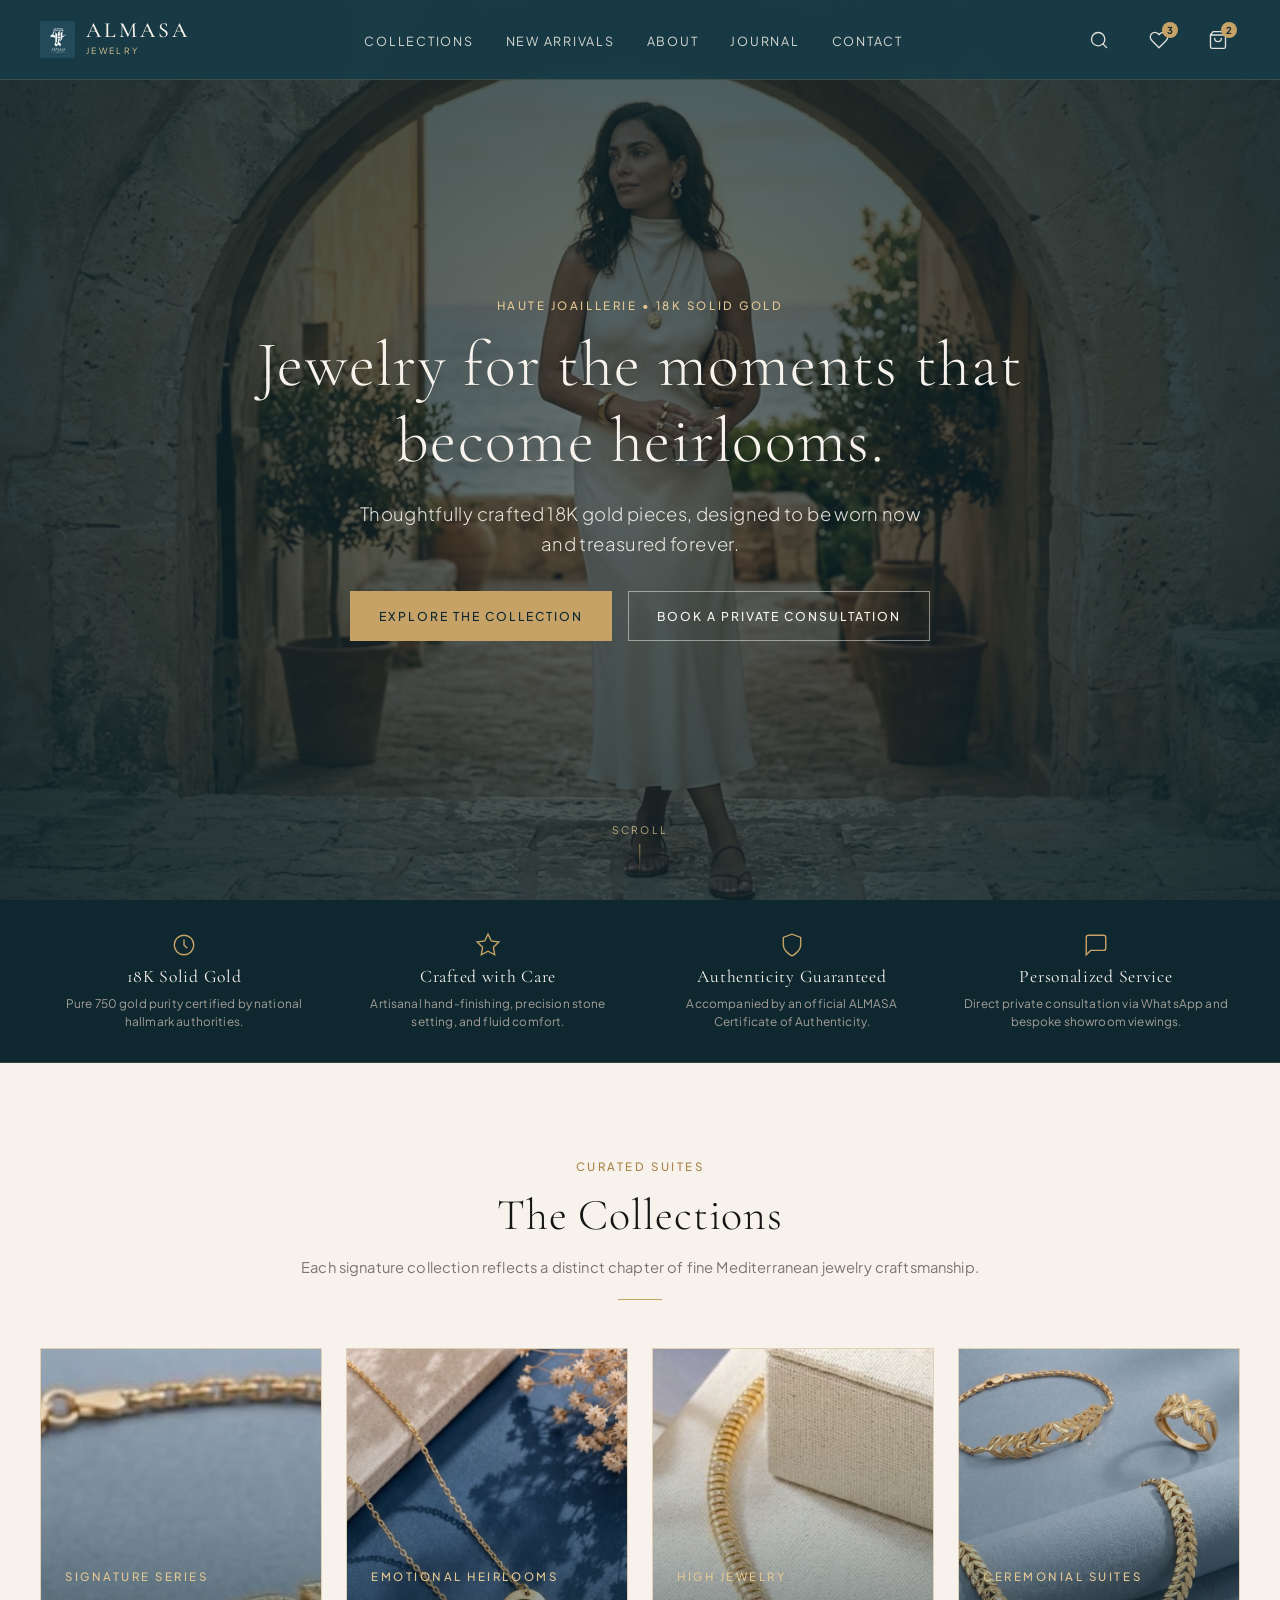
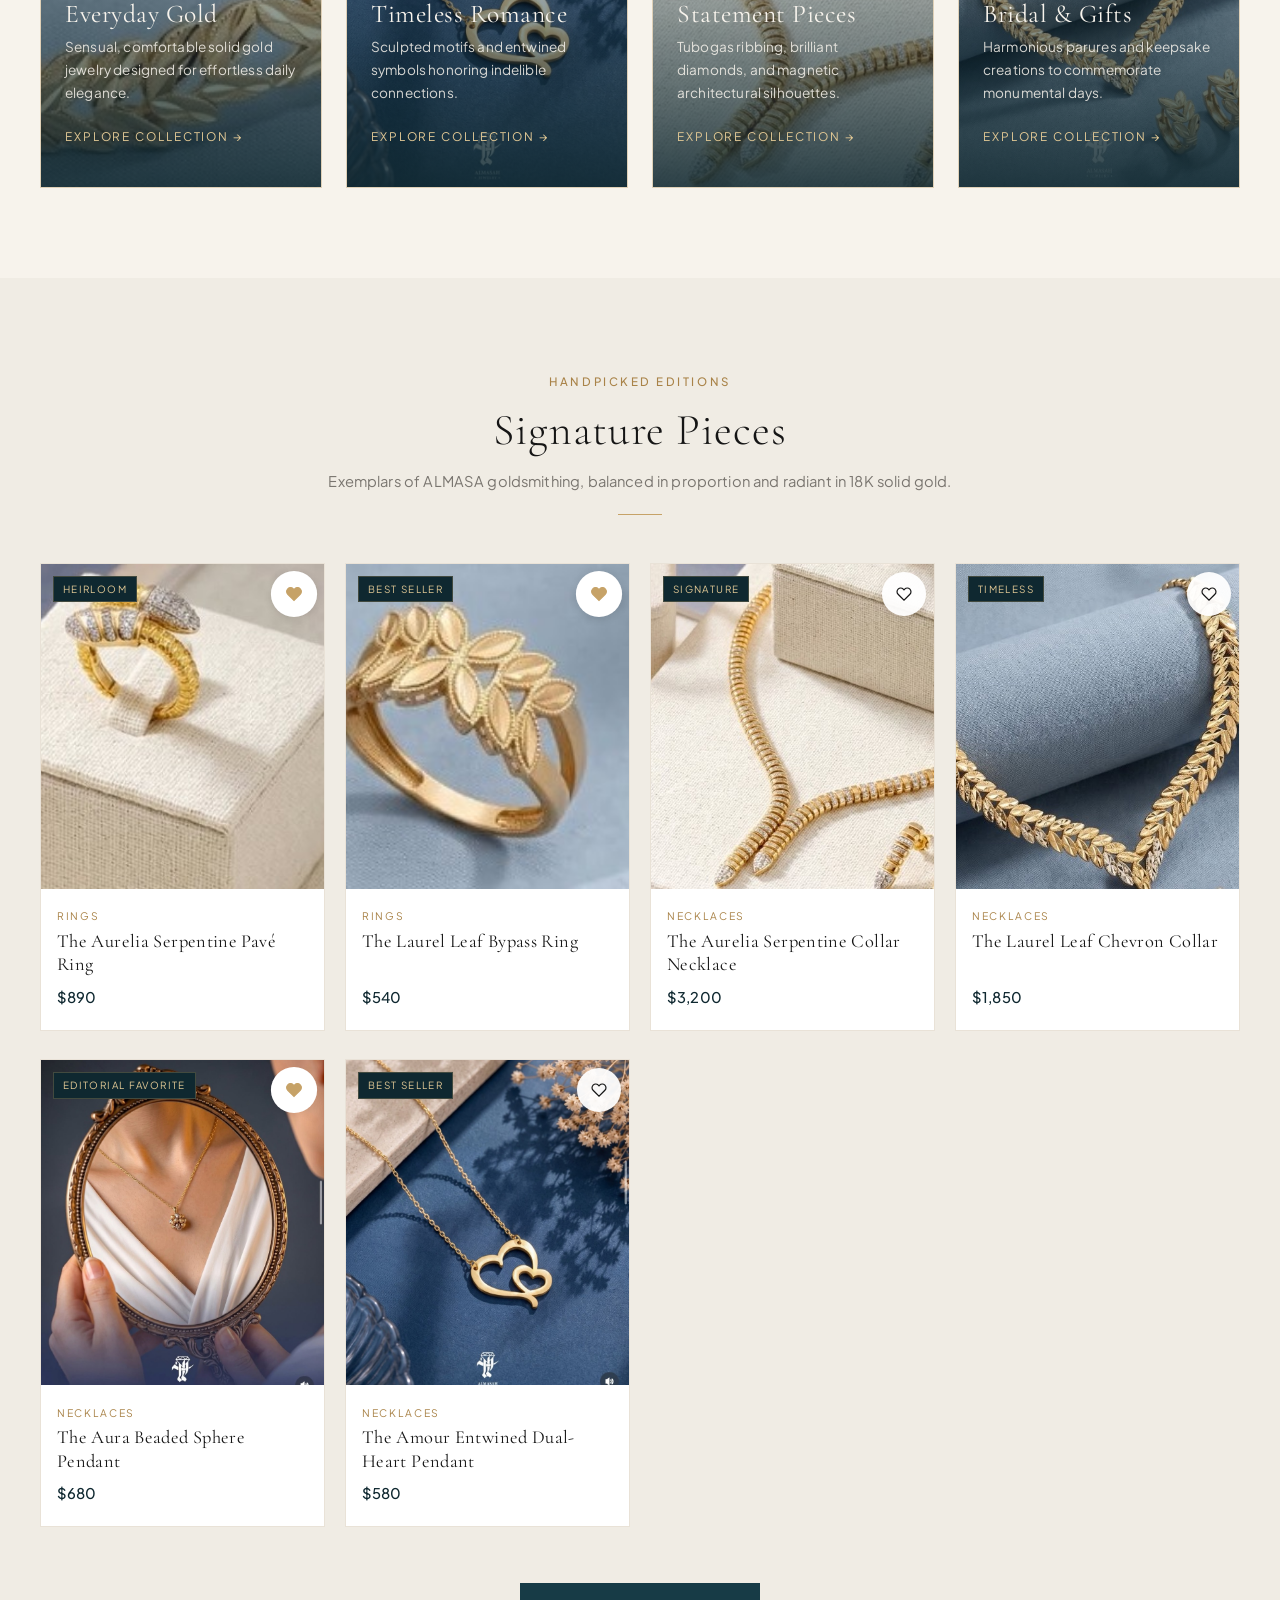
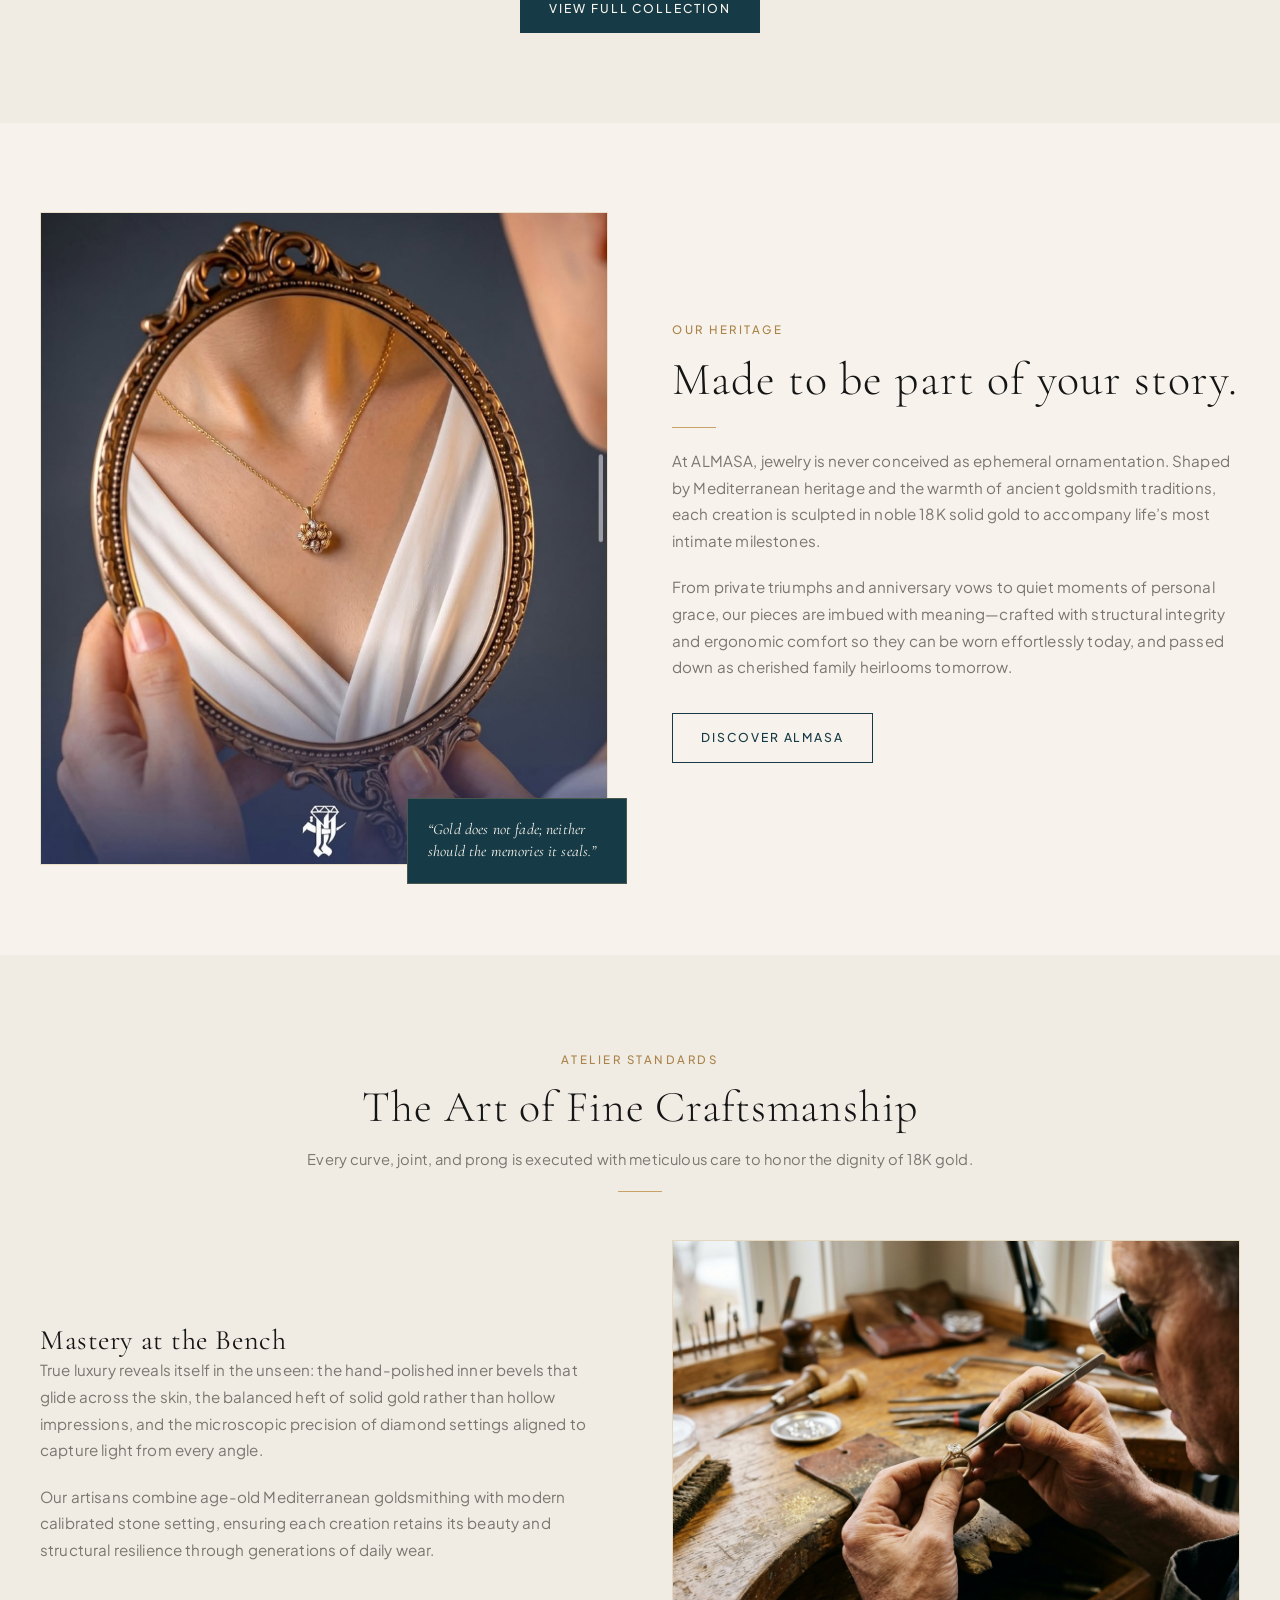
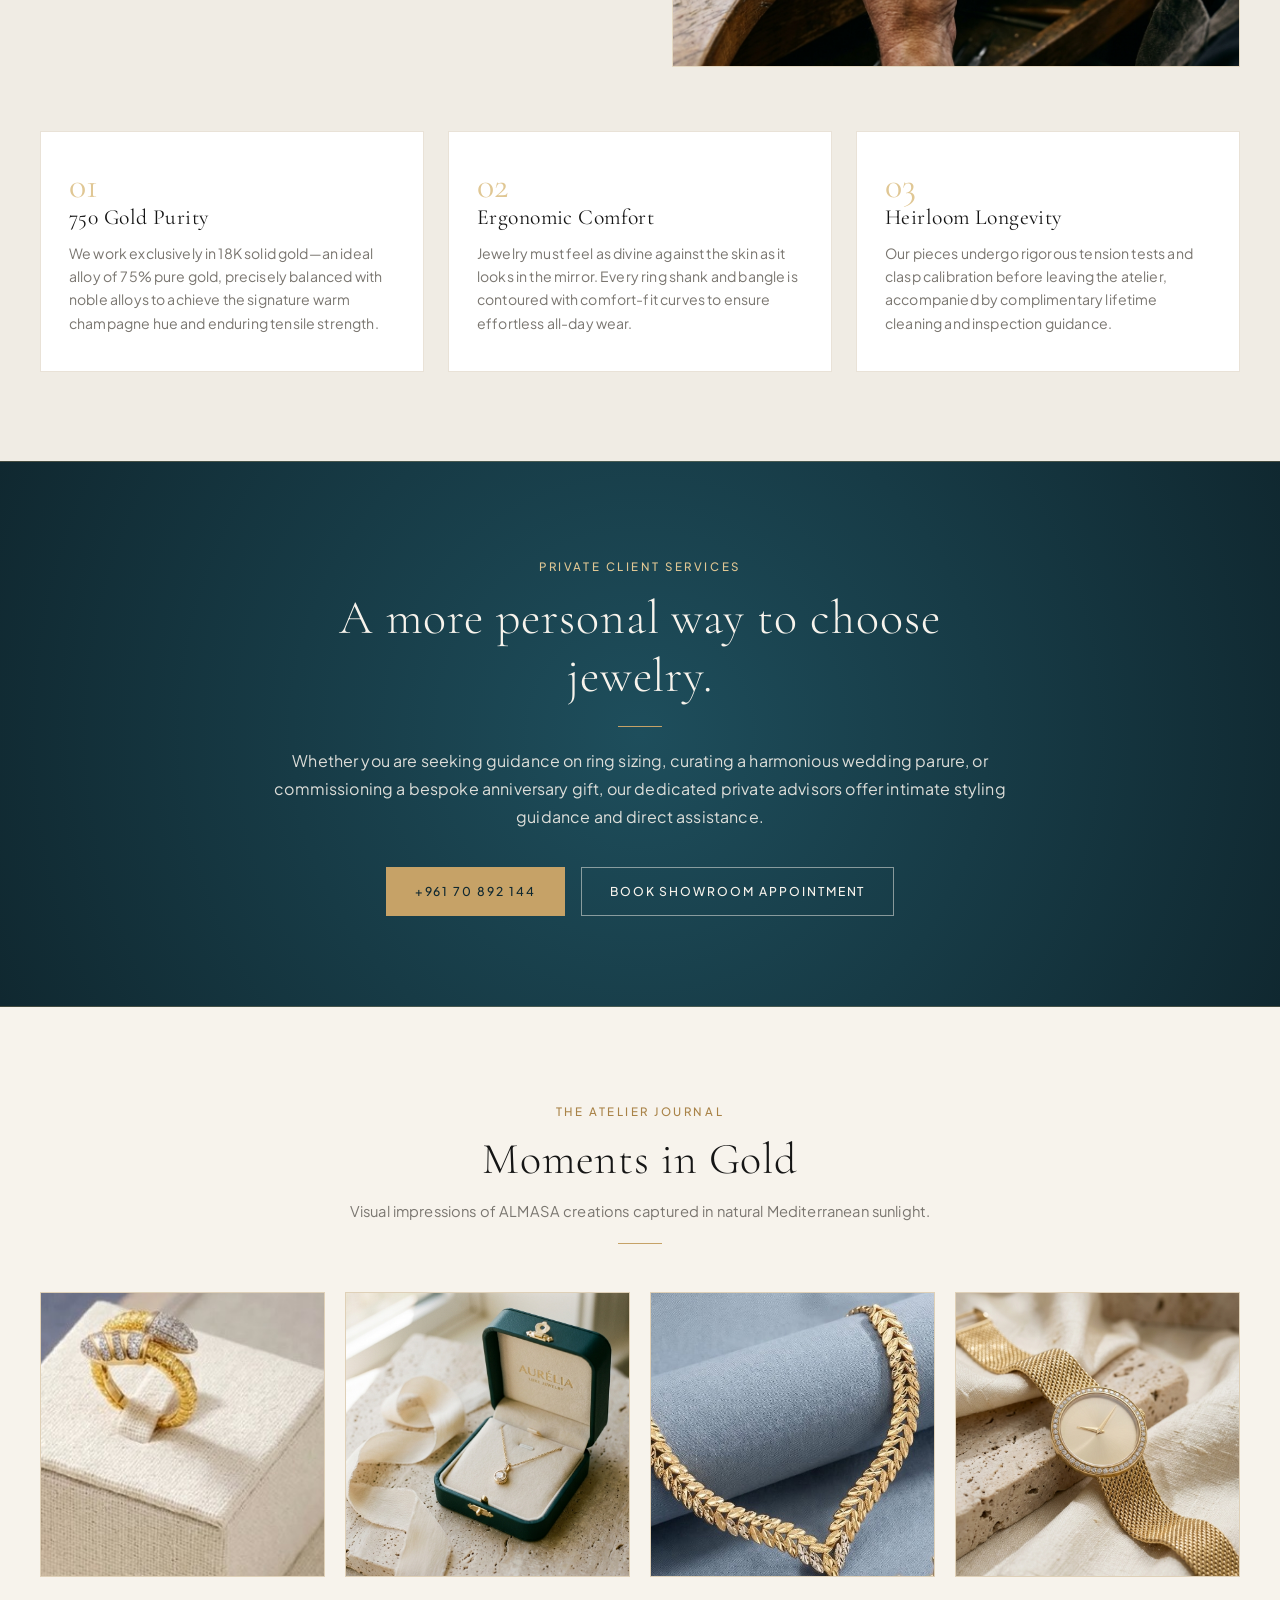
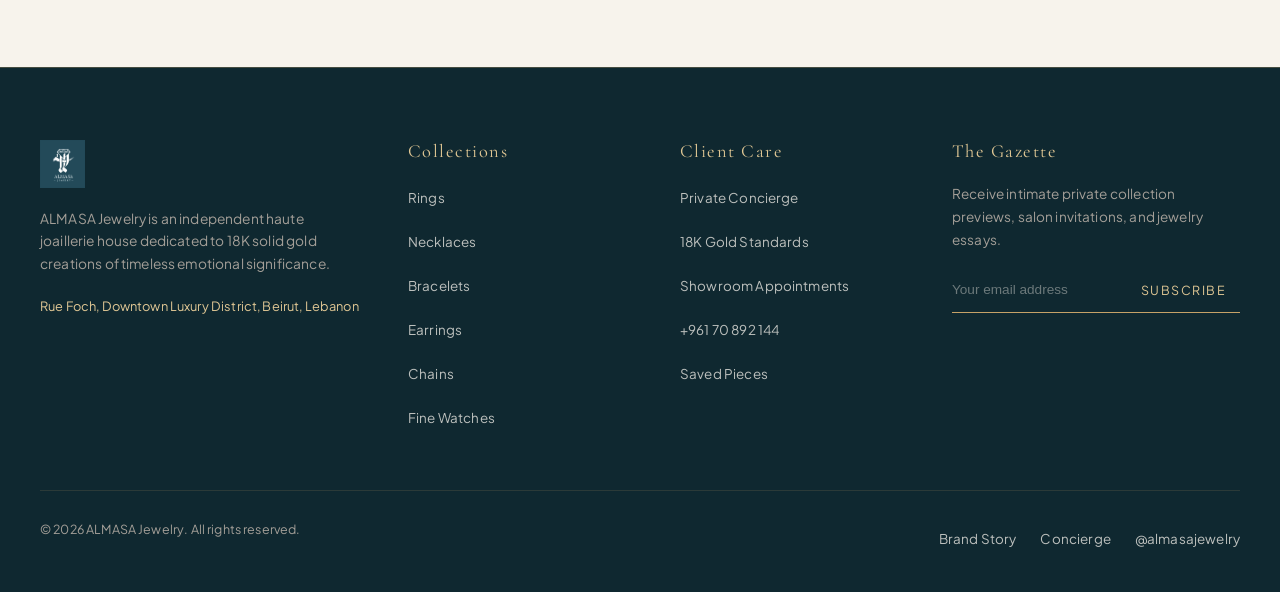
<file: index.html>
<!DOCTYPE html>
<html lang="en">
<head>
    <meta charset="UTF-8">
    <meta name="viewport" content="width=device-width, initial-scale=1.0">
    <title>ALMASA Jewelry | Haute Joaillerie & 18K Gold Heirlooms</title>
    <meta name="description" content="ALMASA Jewelry creates thoughtfully crafted 18K gold pieces, designed to be worn now and treasured forever. Explore our fine jewelry collections.">
    <link rel="stylesheet" href="css/style.css">
    <link rel="icon" type="image/png" href="images/elmasa-logo.png">
</head>
<body>

    <!-- Site Header & Sticky Navigation -->
    <header class="site-header" id="siteHeader">
        <div class="container nav-inner">
            <a href="index.html" class="nav-brand" aria-label="ALMASA Jewelry Home">
                <img src="images/elmasa-logo.png" alt="ALMASA Emblem" class="nav-brand-logo">
                <div class="nav-brand-text">
                    <span class="nav-brand-title">ALMASA</span>
                    <span class="nav-brand-sub">JEWELRY</span>
                </div>
            </a>

            <nav>
                <ul class="nav-menu">
                    <li><a href="shop.html" class="nav-link">Collections</a></li>
                    <li><a href="shop.html?filter=new" class="nav-link">New Arrivals</a></li>
                    <li><a href="about.html" class="nav-link">About</a></li>
                    <li><a href="about.html#craftsmanship" class="nav-link">Journal</a></li>
                    <li><a href="contact.html" class="nav-link">Contact</a></li>
                </ul>
            </nav>

            <div class="nav-actions">
                <button class="nav-action-btn search-trigger" aria-label="Search Jewelry" title="Search">
                    <svg xmlns="http://www.w3.org/2000/svg" width="20" height="20" viewBox="0 0 24 24" fill="none" stroke="currentColor" stroke-width="1.6" stroke-linecap="round" stroke-linejoin="round"><circle cx="11" cy="11" r="8"/><line x1="21" y1="21" x2="16.65" y2="16.65"/></svg>
                </button>
                <a href="wishlist.html" class="nav-action-btn" aria-label="View Wishlist" title="Saved Pieces">
                    <svg xmlns="http://www.w3.org/2000/svg" width="20" height="20" viewBox="0 0 24 24" fill="none" stroke="currentColor" stroke-width="1.6" stroke-linecap="round" stroke-linejoin="round"><path d="M20.84 4.61a5.5 5.5 0 0 0-7.78 0L12 5.67l-1.06-1.06a5.5 5.5 0 0 0-7.78 7.78l1.06 1.06L12 21.23l7.78-7.78 1.06-1.06a5.5 5.5 0 0 0 0-7.78z"/></svg>
                    <span class="nav-action-badge wishlist-badge" id="wishlistBadge">0</span>
                </a>
                <a href="cart.html" class="nav-action-btn" aria-label="Shopping Bag" title="Shopping Bag">
                    <svg xmlns="http://www.w3.org/2000/svg" width="20" height="20" viewBox="0 0 24 24" fill="none" stroke="currentColor" stroke-width="1.6" stroke-linecap="round" stroke-linejoin="round"><path d="M6 2L3 6v14a2 2 0 0 0 2 2h14a2 2 0 0 0 2-2V6l-3-4z"/><line x1="3" y1="6" x2="21" y2="6"/><path d="M16 10a4 4 0 0 1-8 0"/></svg>
                    <span class="nav-action-badge cart-badge" id="cartBadge">0</span>
                </a>
                <button class="mobile-toggle" aria-label="Open Navigation Menu">
                    <span></span>
                    <span></span>
                    <span></span>
                </button>
            </div>
        </div>
    </header>

    <!-- Mobile Full-Screen Navigation Drawer -->
    <div class="mobile-drawer" id="mobileDrawer">
        <div class="mobile-drawer-header">
            <div class="nav-brand">
                <img src="images/elmasa-logo.png" alt="ALMASA Emblem" class="nav-brand-logo">
                <div class="nav-brand-text">
                    <span class="nav-brand-title">ALMASA</span>
                    <span class="nav-brand-sub">JEWELRY</span>
                </div>
            </div>
            <button class="mobile-drawer-close" aria-label="Close Navigation Menu">&times;</button>
        </div>

        <ul class="mobile-nav-links">
            <li><a href="index.html" class="mobile-nav-link active">Home</a></li>
            <li><a href="shop.html" class="mobile-nav-link">Collections</a></li>
            <li><a href="shop.html?filter=new" class="mobile-nav-link">New Arrivals</a></li>
            <li><a href="about.html" class="mobile-nav-link">About ALMASA</a></li>
            <li><a href="about.html#craftsmanship" class="mobile-nav-link">The Craftsmanship</a></li>
            <li><a href="contact.html" class="mobile-nav-link">Private Concierge</a></li>
            <li><a href="wishlist.html" class="mobile-nav-link">Saved Pieces</a></li>
            <li><a href="cart.html" class="mobile-nav-link">Shopping Bag</a></li>
        </ul>

        <div class="mobile-drawer-footer">
            <div class="mobile-drawer-contact">
                <p>Private Showroom & Concierge</p>
                <a href="#" data-config="phone">+961 1 985 420</a>
                <a href="#" data-config="whatsapp">WhatsApp Concierge</a>
            </div>
            <p>&copy; <span class="current-year"></span> ALMASA Jewelry. All rights reserved.</p>
        </div>
    </div>

    <!-- Live Search Overlay Drawer -->
    <div class="search-overlay" id="searchOverlay">
        <div class="search-box-container">
            <div class="search-input-wrapper">
                <input type="text" id="searchInput" class="search-input" placeholder="Search fine jewelry, gold, stones..." autocomplete="off">
                <button id="searchClose" class="search-close-btn" aria-label="Close search">&times;</button>
            </div>
            <div id="searchResultsArea" class="search-results-area">
                <p class="search-empty-text">Type a collection, piece, or category name...</p>
            </div>
        </div>
    </div>

    <main>
        <!-- Cinematic Hero Section -->
        <section class="hero">
            <div class="hero-bg-wrapper">
                <img src="images/editorial-hero-campaign.jpg" alt="ALMASA High Jewelry Mediterranean Campaign" class="hero-bg-img" fetchpriority="high">
            </div>
            <div class="hero-overlay"></div>
            
            <div class="hero-content">
                <span class="eyebrow eyebrow-light">HAUTE JOAILLERIE &bull; 18K SOLID GOLD</span>
                <h1 class="hero-title">Jewelry for the moments that become heirlooms.</h1>
                <p class="hero-subtitle">Thoughtfully crafted 18K gold pieces, designed to be worn now and treasured forever.</p>
                <div class="hero-ctas">
                    <a href="shop.html" class="btn btn-gold">Explore the Collection</a>
                    <a href="contact.html" class="btn btn-outline-light">Book a Private Consultation</a>
                </div>
            </div>

            <div class="hero-scroll-indicator">
                <span>SCROLL</span>
                <div class="hero-scroll-line"></div>
            </div>
        </section>

        <!-- Trust Strip -->
        <section class="trust-strip">
            <div class="container">
                <div class="trust-grid">
                    <div class="trust-item">
                        <svg class="trust-icon" viewBox="0 0 24 24" fill="none" stroke="currentColor"><circle cx="12" cy="12" r="9"/><path d="M12 7v5l3 3"/></svg>
                        <h4 class="trust-title">18K Solid Gold</h4>
                        <p class="trust-desc">Pure 750 gold purity certified by national hallmark authorities.</p>
                    </div>
                    <div class="trust-item">
                        <svg class="trust-icon" viewBox="0 0 24 24" fill="none" stroke="currentColor"><path d="M12 2l3.09 6.26L22 9.27l-5 4.87 1.18 6.88L12 17.77l-6.18 3.25L7 14.14 2 9.27l6.91-1.01L12 2z"/></svg>
                        <h4 class="trust-title">Crafted with Care</h4>
                        <p class="trust-desc">Artisanal hand-finishing, precision stone setting, and fluid comfort.</p>
                    </div>
                    <div class="trust-item">
                        <svg class="trust-icon" viewBox="0 0 24 24" fill="none" stroke="currentColor"><path d="M12 22s8-4 8-10V5l-8-3-8 3v7c0 6 8 10 8 10z"/></svg>
                        <h4 class="trust-title">Authenticity Guaranteed</h4>
                        <p class="trust-desc">Accompanied by an official ALMASA Certificate of Authenticity.</p>
                    </div>
                    <div class="trust-item">
                        <svg class="trust-icon" viewBox="0 0 24 24" fill="none" stroke="currentColor"><path d="M21 15a2 2 0 0 1-2 2H7l-4 4V5a2 2 0 0 1 2-2h14a2 2 0 0 1 2 2z"/></svg>
                        <h4 class="trust-title">Personalized Service</h4>
                        <p class="trust-desc">Direct private consultation via WhatsApp and bespoke showroom viewings.</p>
                    </div>
                </div>
            </div>
        </section>

        <!-- Featured Collections -->
        <section class="section">
            <div class="container">
                <div class="section-header">
                    <span class="eyebrow">CURATED SUITES</span>
                    <h2 class="section-title">The Collections</h2>
                    <p class="section-subtitle">Each signature collection reflects a distinct chapter of fine Mediterranean jewelry craftsmanship.</p>
                    <div class="gold-line"></div>
                </div>

                <div class="collections-grid">
                    <!-- Everyday Gold -->
                    <a href="shop.html?collection=Everyday+Gold" class="collection-card">
                        <img src="images/item-laurel-bracelet.jpg" alt="Everyday Gold Collection" class="collection-card-bg" loading="lazy">
                        <div class="collection-card-overlay"></div>
                        <div class="collection-card-content">
                            <span class="eyebrow eyebrow-light">SIGNATURE SERIES</span>
                            <h3 class="collection-card-title">Everyday Gold</h3>
                            <p style="font-size: 0.85rem; opacity: 0.85; margin-bottom: 0.5rem;">Sensual, comfortable solid gold jewelry designed for effortless daily elegance.</p>
                            <span class="collection-card-link">Explore Collection &rarr;</span>
                        </div>
                    </a>

                    <!-- Timeless Romance -->
                    <a href="shop.html?collection=Timeless+Romance" class="collection-card">
                        <img src="images/product-necklace-2.jpg" alt="Timeless Romance Collection" class="collection-card-bg" loading="lazy">
                        <div class="collection-card-overlay"></div>
                        <div class="collection-card-content">
                            <span class="eyebrow eyebrow-light">EMOTIONAL HEIRLOOMS</span>
                            <h3 class="collection-card-title">Timeless Romance</h3>
                            <p style="font-size: 0.85rem; opacity: 0.85; margin-bottom: 0.5rem;">Sculpted motifs and entwined symbols honoring indelible connections.</p>
                            <span class="collection-card-link">Explore Collection &rarr;</span>
                        </div>
                    </a>

                    <!-- Statement Pieces -->
                    <a href="shop.html?collection=Statement+Pieces" class="collection-card">
                        <img src="images/item-serpentine-necklace.jpg" alt="Statement Pieces Collection" class="collection-card-bg" loading="lazy">
                        <div class="collection-card-overlay"></div>
                        <div class="collection-card-content">
                            <span class="eyebrow eyebrow-light">HIGH JEWELRY</span>
                            <h3 class="collection-card-title">Statement Pieces</h3>
                            <p style="font-size: 0.85rem; opacity: 0.85; margin-bottom: 0.5rem;">Tubogas ribbing, brilliant diamonds, and magnetic architectural silhouettes.</p>
                            <span class="collection-card-link">Explore Collection &rarr;</span>
                        </div>
                    </a>

                    <!-- Bridal & Gifts -->
                    <a href="shop.html?collection=Bridal+%26+Gifts" class="collection-card">
                        <img src="images/product-set-2.jpg" alt="Bridal and Gifts Collection" class="collection-card-bg" loading="lazy">
                        <div class="collection-card-overlay"></div>
                        <div class="collection-card-content">
                            <span class="eyebrow eyebrow-light">CEREMONIAL SUITES</span>
                            <h3 class="collection-card-title">Bridal & Gifts</h3>
                            <p style="font-size: 0.85rem; opacity: 0.85; margin-bottom: 0.5rem;">Harmonious parures and keepsake creations to commemorate monumental days.</p>
                            <span class="collection-card-link">Explore Collection &rarr;</span>
                        </div>
                    </a>
                </div>
            </div>
        </section>

        <!-- Featured Pieces Grid -->
        <section class="section section-alt">
            <div class="container">
                <div class="section-header">
                    <span class="eyebrow">HANDPICKED EDITIONS</span>
                    <h2 class="section-title">Signature Pieces</h2>
                    <p class="section-subtitle">Exemplars of ALMASA goldsmithing, balanced in proportion and radiant in 18K solid gold.</p>
                    <div class="gold-line"></div>
                </div>

                <div class="product-grid" id="homeFeaturedGrid">
                    <!-- Populated dynamically by script from ProductsAPI.getFeatured() -->
                </div>

                <div style="text-align: center; margin-top: 3.5rem;">
                    <a href="shop.html" class="btn btn-primary">View Full Collection</a>
                </div>
            </div>
        </section>

        <!-- Brand Story Split Section -->
        <section class="section">
            <div class="container">
                <div class="editorial-split">
                    <div class="editorial-img-container">
                        <img src="images/product-necklace-1.jpg" alt="ALMASA Woman and Gold Pendant Mirror Reflection" class="editorial-img" loading="lazy">
                        <div class="editorial-quote-badge">
                            &ldquo;Gold does not fade; neither should the memories it seals.&rdquo;
                        </div>
                    </div>
                    <div class="editorial-copy">
                        <span class="eyebrow">OUR HERITAGE</span>
                        <h2>Made to be part of your story.</h2>
                        <div class="gold-line gold-line-left"></div>
                        <p>At ALMASA, jewelry is never conceived as ephemeral ornamentation. Shaped by Mediterranean heritage and the warmth of ancient goldsmith traditions, each creation is sculpted in noble 18K solid gold to accompany life&rsquo;s most intimate milestones.</p>
                        <p>From private triumphs and anniversary vows to quiet moments of personal grace, our pieces are imbued with meaning—crafted with structural integrity and ergonomic comfort so they can be worn effortlessly today, and passed down as cherished family heirlooms tomorrow.</p>
                        <div style="margin-top: 2rem;">
                            <a href="about.html" class="btn btn-secondary">Discover ALMASA</a>
                        </div>
                    </div>
                </div>
            </div>
        </section>

        <!-- Craftsmanship Section -->
        <section class="section section-alt" id="craftsmanship">
            <div class="container">
                <div class="section-header">
                    <span class="eyebrow">ATELIER STANDARDS</span>
                    <h2 class="section-title">The Art of Fine Craftsmanship</h2>
                    <p class="section-subtitle">Every curve, joint, and prong is executed with meticulous care to honor the dignity of 18K gold.</p>
                    <div class="gold-line"></div>
                </div>

                <div class="editorial-split" style="align-items: center; margin-bottom: 4rem;">
                    <div class="editorial-copy">
                        <h3>Mastery at the Bench</h3>
                        <p>True luxury reveals itself in the unseen: the hand-polished inner bevels that glide across the skin, the balanced heft of solid gold rather than hollow impressions, and the microscopic precision of diamond settings aligned to capture light from every angle.</p>
                        <p>Our artisans combine age-old Mediterranean goldsmithing with modern calibrated stone setting, ensuring each creation retains its beauty and structural resilience through generations of daily wear.</p>
                    </div>
                    <div class="editorial-img-container">
                        <img src="images/editorial-craftsmanship.jpg" alt="Master Goldsmith Hand Setting Diamonds in 18K Gold" class="editorial-img" style="aspect-ratio: 4/3;" loading="lazy">
                    </div>
                </div>

                <div class="craftsmanship-grid">
                    <div class="craftsmanship-card">
                        <span class="craftsmanship-number">01</span>
                        <h3>750 Gold Purity</h3>
                        <p>We work exclusively in 18K solid gold—an ideal alloy of 75% pure gold, precisely balanced with noble alloys to achieve the signature warm champagne hue and enduring tensile strength.</p>
                    </div>
                    <div class="craftsmanship-card">
                        <span class="craftsmanship-number">02</span>
                        <h3>Ergonomic Comfort</h3>
                        <p>Jewelry must feel as divine against the skin as it looks in the mirror. Every ring shank and bangle is contoured with comfort-fit curves to ensure effortless all-day wear.</p>
                    </div>
                    <div class="craftsmanship-card">
                        <span class="craftsmanship-number">03</span>
                        <h3>Heirloom Longevity</h3>
                        <p>Our pieces undergo rigorous tension tests and clasp calibration before leaving the atelier, accompanied by complimentary lifetime cleaning and inspection guidance.</p>
                    </div>
                </div>
            </div>
        </section>

        <!-- Private Consultation Section -->
        <section class="consultation-section">
            <div class="container">
                <div class="consultation-inner">
                    <span class="eyebrow eyebrow-light">PRIVATE CLIENT SERVICES</span>
                    <h2>A more personal way to choose jewelry.</h2>
                    <div class="gold-line"></div>
                    <p>Whether you are seeking guidance on ring sizing, curating a harmonious wedding parure, or commissioning a bespoke anniversary gift, our dedicated private advisors offer intimate styling guidance and direct assistance.</p>
                    <div style="display: flex; justify-content: center; gap: 1rem; flex-wrap: wrap;">
                        <a href="#" data-config="whatsapp" class="btn btn-gold" target="_blank" rel="noopener">Speak with an Advisor</a>
                        <a href="contact.html" class="btn btn-outline-light">Book Showroom Appointment</a>
                    </div>
                </div>
            </div>
        </section>

        <!-- Editorial Gallery Grid -->
        <section class="section">
            <div class="container">
                <div class="section-header">
                    <span class="eyebrow">THE ATELIER JOURNAL</span>
                    <h2 class="section-title">Moments in Gold</h2>
                    <p class="section-subtitle">Visual impressions of ALMASA creations captured in natural Mediterranean sunlight.</p>
                    <div class="gold-line"></div>
                </div>

                <div class="editorial-gallery-grid">
                    <div class="editorial-gallery-item">
                        <img src="images/item-serpentine-ring.jpg" alt="Aurelia Serpentine Ring in Gold and Diamonds" loading="lazy">
                    </div>
                    <div class="editorial-gallery-item">
                        <img src="images/editorial-packaging.jpg" alt="Signature ALMASA Teal Presentation Box" loading="lazy">
                    </div>
                    <div class="editorial-gallery-item">
                        <img src="images/item-laurel-necklace.jpg" alt="Laurel Leaf Chevron Gold Necklace" loading="lazy">
                    </div>
                    <div class="editorial-gallery-item">
                        <img src="images/item-milanese-watch.jpg" alt="18K Gold Milanese Diamond Watch" loading="lazy">
                    </div>
                </div>
            </div>
        </section>
    </main>

    <!-- Site Footer -->
    <footer class="site-footer">
        <div class="container">
            <div class="footer-top">
                <div>
                    <img src="images/elmasa-logo.png" alt="ALMASA Jewelry" class="footer-brand-logo">
                    <p class="footer-statement">ALMASA Jewelry is an independent haute joaillerie house dedicated to 18K solid gold creations of timeless emotional significance.</p>
                    <p style="font-size: 0.8rem; color: var(--color-gold-light);"><span data-config="address">Rue Foch, Downtown Luxury District, Beirut</span></p>
                </div>

                <div class="footer-column">
                    <h4>Collections</h4>
                    <ul class="footer-links">
                        <li><a href="shop.html?category=Rings" class="footer-link">Rings</a></li>
                        <li><a href="shop.html?category=Necklaces" class="footer-link">Necklaces</a></li>
                        <li><a href="shop.html?category=Bracelets" class="footer-link">Bracelets</a></li>
                        <li><a href="shop.html?category=Earrings" class="footer-link">Earrings</a></li>
                        <li><a href="shop.html?category=Chains" class="footer-link">Chains</a></li>
                        <li><a href="shop.html?category=Watches" class="footer-link">Fine Watches</a></li>
                    </ul>
                </div>

                <div class="footer-column">
                    <h4>Client Care</h4>
                    <ul class="footer-links">
                        <li><a href="contact.html" class="footer-link">Private Concierge</a></li>
                        <li><a href="about.html#craftsmanship" class="footer-link">18K Gold Standards</a></li>
                        <li><a href="contact.html#showroom" class="footer-link">Showroom Appointments</a></li>
                        <li><a href="#" data-config="whatsapp" class="footer-link">WhatsApp Inquiries</a></li>
                        <li><a href="wishlist.html" class="footer-link">Saved Pieces</a></li>
                    </ul>
                </div>

                <div class="footer-column">
                    <h4>The Gazette</h4>
                    <p style="font-size: 0.85rem; color: var(--color-text-dim); margin-bottom: 1rem;">Receive intimate private collection previews, salon invitations, and jewelry essays.</p>
                    <form class="newsletter-form">
                        <div class="newsletter-input-group">
                            <input type="email" class="newsletter-input" placeholder="Your email address" required>
                            <button type="submit" class="newsletter-btn">Subscribe</button>
                        </div>
                        <span class="newsletter-msg"></span>
                    </form>
                </div>
            </div>

            <div class="footer-bottom">
                <p>&copy; <span class="current-year"></span> ALMASA Jewelry. All rights reserved.</p>
                <div style="display: flex; gap: 1.5rem;">
                    <a href="about.html" class="footer-link">Brand Story</a>
                    <a href="contact.html" class="footer-link">Concierge</a>
                    <a href="#" data-config="instagram" target="_blank" rel="noopener" class="footer-link">Instagram</a>
                </div>
            </div>
        </div>
    </footer>

    <!-- Scripts -->
    <script src="js/config.js"></script>
    <script src="js/products.js"></script>
    <script src="js/cart.js"></script>
    <script src="js/wishlist.js"></script>
    <script src="js/app.js"></script>
    <script>
        // Populate featured pieces on homepage
        document.addEventListener('DOMContentLoaded', () => {
            const grid = document.getElementById('homeFeaturedGrid');
            if (!grid || typeof ProductsAPI === 'undefined') return;

            const featured = ProductsAPI.getFeatured(6);
            grid.innerHTML = featured.map(p => {
                const isWishlisted = WishlistAPI.isInWishlist(p.id);
                return `
                    <div class="product-card">
                        <div class="product-card-image-wrap">
                            ${p.badge ? `<span class="product-card-badge">${p.badge}</span>` : ''}
                            <button class="product-card-wishlist ${isWishlisted ? 'active' : ''}" data-id="${p.id}" aria-label="Save to Wishlist" title="Save to Wishlist">
                                <svg xmlns="http://www.w3.org/2000/svg" width="16" height="16" viewBox="0 0 24 24" fill="none" stroke="currentColor" stroke-width="1.8"><path d="M20.84 4.61a5.5 5.5 0 0 0-7.78 0L12 5.67l-1.06-1.06a5.5 5.5 0 0 0-7.78 7.78l1.06 1.06L12 21.23l7.78-7.78 1.06-1.06a5.5 5.5 0 0 0 0-7.78z"/></svg>
                            </button>
                            <a href="product.html?id=${p.id}">
                                <img src="${p.image}" alt="${p.name}" class="product-card-img" loading="lazy">
                            </a>
                            <div class="product-card-hover-actions">
                                <button class="btn-quick-add" data-id="${p.id}">Quick Add to Bag</button>
                            </div>
                        </div>
                        <div class="product-card-info">
                            <span class="product-card-category">${p.category}</span>
                            <h4 class="product-card-title"><a href="product.html?id=${p.id}">${p.name}</a></h4>
                            <span class="product-card-price">${ALMASA_CONFIG.currency.format(p.price)}</span>
                        </div>
                    </div>
                `;
            }).join('');

            // Bind quick add and wishlist events
            grid.querySelectorAll('.btn-quick-add').forEach(btn => {
                btn.addEventListener('click', (e) => {
                    const id = e.target.getAttribute('data-id');
                    CartAPI.addToCart(id, 'Standard', 1);
                });
            });

            grid.querySelectorAll('.product-card-wishlist').forEach(btn => {
                btn.addEventListener('click', (e) => {
                    const btnEl = e.currentTarget;
                    const id = btnEl.getAttribute('data-id');
                    const added = WishlistAPI.toggle(id);
                    btnEl.classList.toggle('active', added);
                });
            });
        });
    </script>
</body>
</html>
</file>
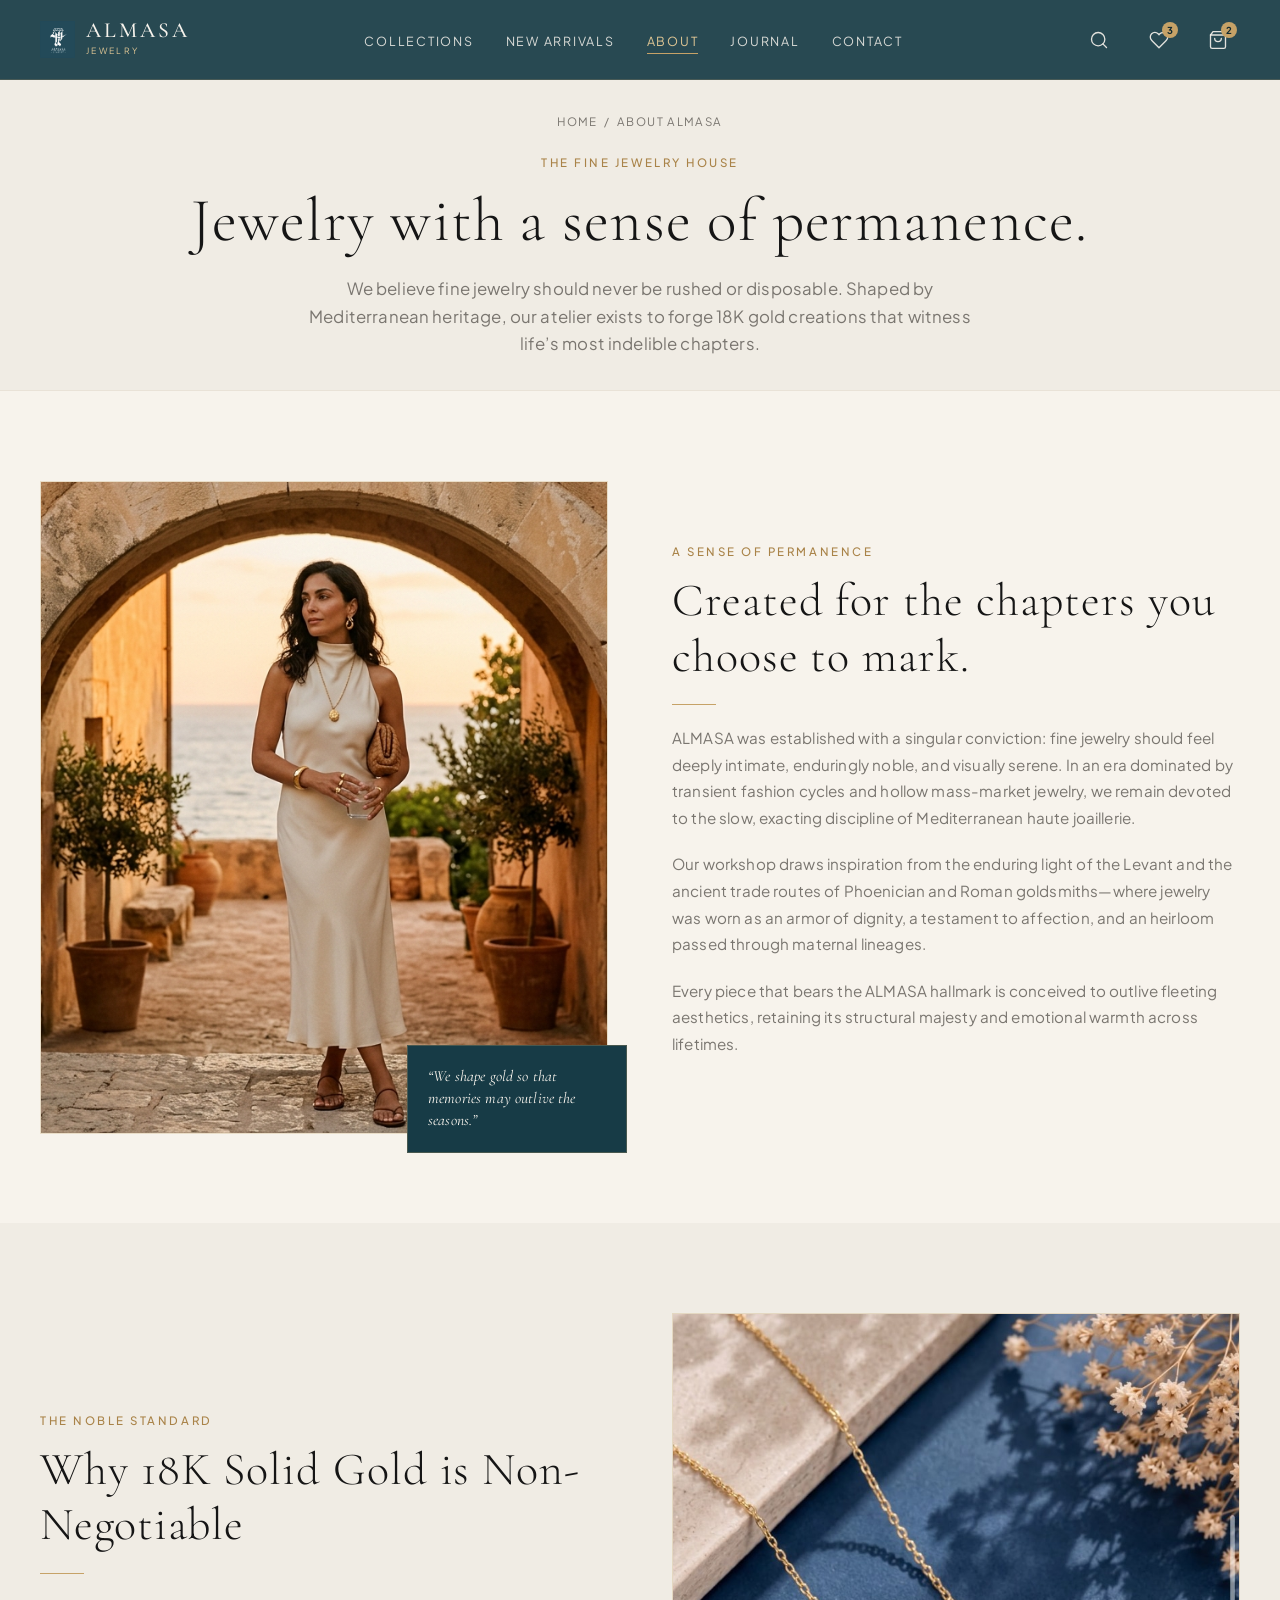
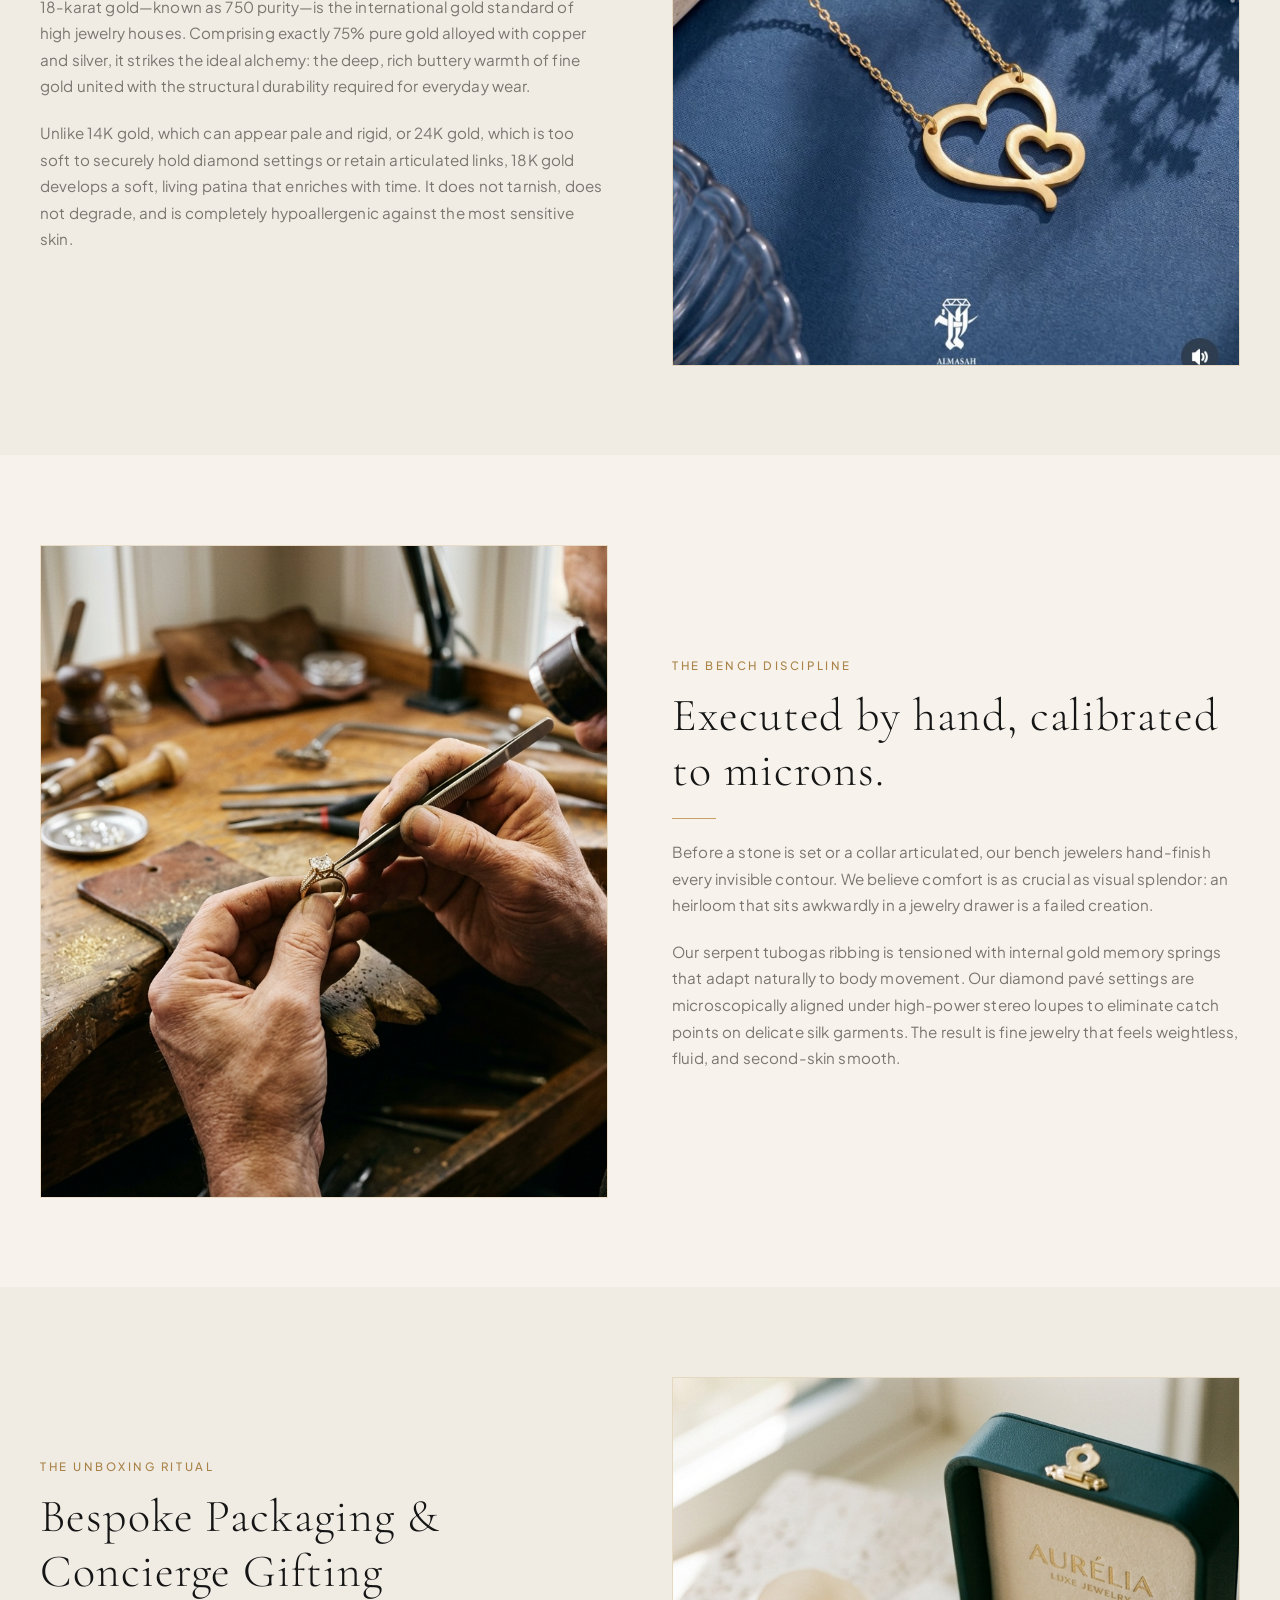
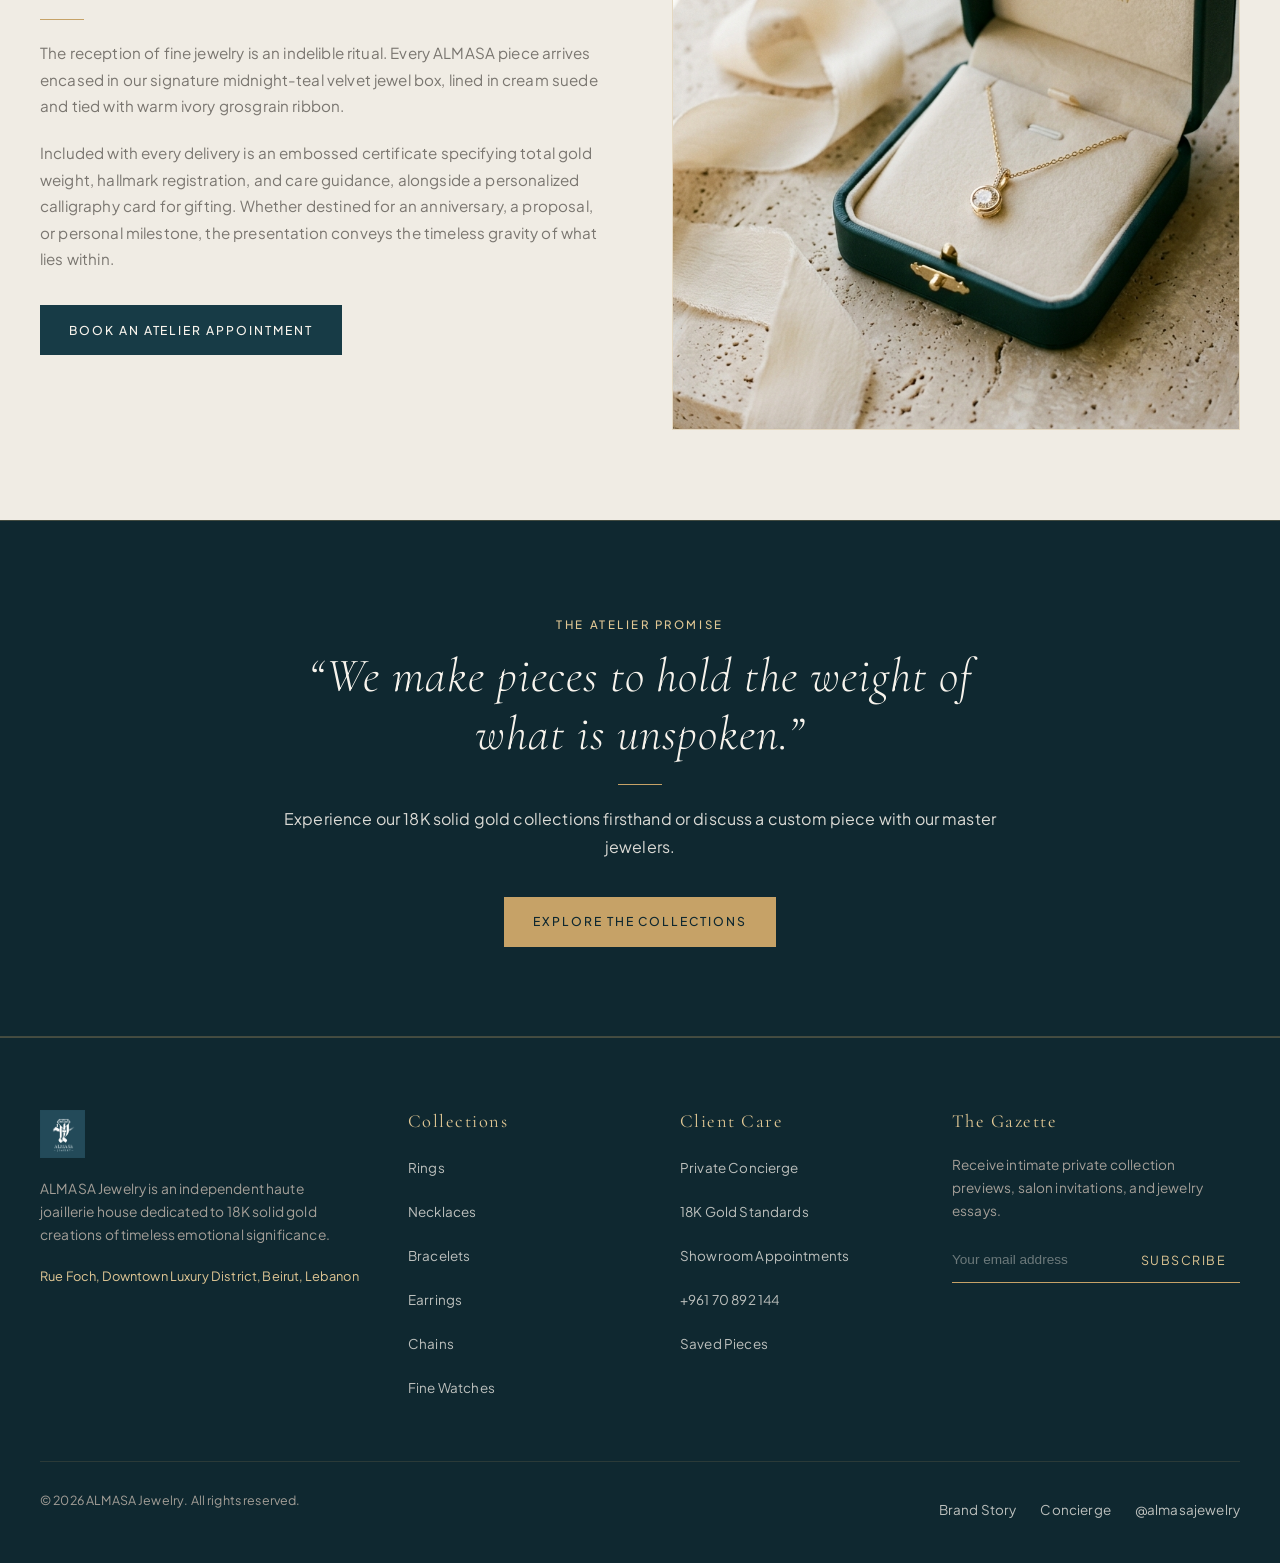
<file: about.html>
<!DOCTYPE html>
<html lang="en">
<head>
    <meta charset="UTF-8">
    <meta name="viewport" content="width=device-width, initial-scale=1.0">
    <title>Our Story & Atelier | ALMASA Jewelry</title>
    <meta name="description" content="Discover ALMASA Jewelry: fine 18K gold jewelry crafted with a sense of permanence, rooted in Mediterranean goldsmithing heritage.">
    <link rel="stylesheet" href="css/style.css">
    <link rel="icon" type="image/png" href="images/elmasa-logo.png">
</head>
<body>

    <!-- Header -->
    <header class="site-header" id="siteHeader">
        <div class="container nav-inner">
            <a href="index.html" class="nav-brand" aria-label="ALMASA Jewelry Home">
                <img src="images/elmasa-logo.png" alt="ALMASA Emblem" class="nav-brand-logo">
                <div class="nav-brand-text">
                    <span class="nav-brand-title">ALMASA</span>
                    <span class="nav-brand-sub">JEWELRY</span>
                </div>
            </a>

            <nav>
                <ul class="nav-menu">
                    <li><a href="shop.html" class="nav-link">Collections</a></li>
                    <li><a href="shop.html?filter=new" class="nav-link">New Arrivals</a></li>
                    <li><a href="about.html" class="nav-link active">About</a></li>
                    <li><a href="#craftsmanship" class="nav-link">Journal</a></li>
                    <li><a href="contact.html" class="nav-link">Contact</a></li>
                </ul>
            </nav>

            <div class="nav-actions">
                <button class="nav-action-btn search-trigger" aria-label="Search Jewelry" title="Search">
                    <svg xmlns="http://www.w3.org/2000/svg" width="20" height="20" viewBox="0 0 24 24" fill="none" stroke="currentColor" stroke-width="1.6" stroke-linecap="round" stroke-linejoin="round"><circle cx="11" cy="11" r="8"/><line x1="21" y1="21" x2="16.65" y2="16.65"/></svg>
                </button>
                <a href="wishlist.html" class="nav-action-btn" aria-label="View Wishlist" title="Saved Pieces">
                    <svg xmlns="http://www.w3.org/2000/svg" width="20" height="20" viewBox="0 0 24 24" fill="none" stroke="currentColor" stroke-width="1.6" stroke-linecap="round" stroke-linejoin="round"><path d="M20.84 4.61a5.5 5.5 0 0 0-7.78 0L12 5.67l-1.06-1.06a5.5 5.5 0 0 0-7.78 7.78l1.06 1.06L12 21.23l7.78-7.78 1.06-1.06a5.5 5.5 0 0 0 0-7.78z"/></svg>
                    <span class="nav-action-badge wishlist-badge" id="wishlistBadge">0</span>
                </a>
                <a href="cart.html" class="nav-action-btn" aria-label="Shopping Bag" title="Shopping Bag">
                    <svg xmlns="http://www.w3.org/2000/svg" width="20" height="20" viewBox="0 0 24 24" fill="none" stroke="currentColor" stroke-width="1.6" stroke-linecap="round" stroke-linejoin="round"><path d="M6 2L3 6v14a2 2 0 0 0 2 2h14a2 2 0 0 0 2-2V6l-3-4z"/><line x1="3" y1="6" x2="21" y2="6"/><path d="M16 10a4 4 0 0 1-8 0"/></svg>
                    <span class="nav-action-badge cart-badge" id="cartBadge">0</span>
                </a>
                <button class="mobile-toggle" aria-label="Open Navigation Menu">
                    <span></span>
                    <span></span>
                    <span></span>
                </button>
            </div>
        </div>
    </header>

    <!-- Mobile Drawer -->
    <div class="mobile-drawer" id="mobileDrawer">
        <div class="mobile-drawer-header">
            <div class="nav-brand">
                <img src="images/elmasa-logo.png" alt="ALMASA Emblem" class="nav-brand-logo">
                <div class="nav-brand-text">
                    <span class="nav-brand-title">ALMASA</span>
                    <span class="nav-brand-sub">JEWELRY</span>
                </div>
            </div>
            <button class="mobile-drawer-close" aria-label="Close Navigation Menu">&times;</button>
        </div>
        <ul class="mobile-nav-links">
            <li><a href="index.html" class="mobile-nav-link">Home</a></li>
            <li><a href="shop.html" class="mobile-nav-link">Collections</a></li>
            <li><a href="shop.html?filter=new" class="mobile-nav-link">New Arrivals</a></li>
            <li><a href="about.html" class="mobile-nav-link active">About ALMASA</a></li>
            <li><a href="#craftsmanship" class="mobile-nav-link">The Craftsmanship</a></li>
            <li><a href="contact.html" class="mobile-nav-link">Private Concierge</a></li>
            <li><a href="wishlist.html" class="mobile-nav-link">Saved Pieces</a></li>
            <li><a href="cart.html" class="mobile-nav-link">Shopping Bag</a></li>
        </ul>
        <div class="mobile-drawer-footer">
            <p>&copy; <span class="current-year"></span> ALMASA Jewelry.</p>
        </div>
    </div>

    <!-- Search Overlay -->
    <div class="search-overlay" id="searchOverlay">
        <div class="search-box-container">
            <div class="search-input-wrapper">
                <input type="text" id="searchInput" class="search-input" placeholder="Search fine jewelry, gold, stones..." autocomplete="off">
                <button id="searchClose" class="search-close-btn" aria-label="Close search">&times;</button>
            </div>
            <div id="searchResultsArea" class="search-results-area"></div>
        </div>
    </div>

    <main>
        <!-- Hero Story Banner -->
        <section class="shop-hero">
            <div class="container">
                <nav class="breadcrumb" aria-label="Breadcrumb">
                    <a href="index.html">Home</a>
                    <span>/</span>
                    <span>About ALMASA</span>
                </nav>
                <span class="eyebrow">THE FINE JEWELRY HOUSE</span>
                <h1 style="font-size: clamp(2.4rem, 4.8vw, 4rem); font-weight: 300;">Jewelry with a sense of permanence.</h1>
                <p class="section-subtitle" style="max-width: 680px; margin: 1rem auto 0; font-size: 1.05rem;">
                    We believe fine jewelry should never be rushed or disposable. Shaped by Mediterranean heritage, our atelier exists to forge 18K gold creations that witness life&rsquo;s most indelible chapters.
                </p>
            </div>
        </section>

        <!-- Chapter 1: The Philosophy -->
        <section class="section">
            <div class="container">
                <div class="editorial-split">
                    <div class="editorial-img-container">
                        <img src="images/editorial-hero-campaign.jpg" alt="ALMASA Mediterranean Campaign" class="editorial-img" loading="lazy">
                        <div class="editorial-quote-badge">
                            &ldquo;We shape gold so that memories may outlive the seasons.&rdquo;
                        </div>
                    </div>
                    <div class="editorial-copy">
                        <span class="eyebrow">A SENSE OF PERMANENCE</span>
                        <h2>Created for the chapters you choose to mark.</h2>
                        <div class="gold-line gold-line-left"></div>
                        <p>ALMASA was established with a singular conviction: fine jewelry should feel deeply intimate, enduringly noble, and visually serene. In an era dominated by transient fashion cycles and hollow mass-market jewelry, we remain devoted to the slow, exacting discipline of Mediterranean haute joaillerie.</p>
                        <p>Our workshop draws inspiration from the enduring light of the Levant and the ancient trade routes of Phoenician and Roman goldsmiths—where jewelry was worn as an armor of dignity, a testament to affection, and an heirloom passed through maternal lineages.</p>
                        <p>Every piece that bears the ALMASA hallmark is conceived to outlive fleeting aesthetics, retaining its structural majesty and emotional warmth across lifetimes.</p>
                    </div>
                </div>
            </div>
        </section>

        <!-- Chapter 2: The Art of 18K Gold -->
        <section class="section section-alt">
            <div class="container">
                <div class="editorial-split" style="direction: rtl;">
                    <div class="editorial-img-container" style="direction: ltr;">
                        <img src="images/product-necklace-2.jpg" alt="18K Gold Double Heart Pendant on Navy Linen" class="editorial-img" loading="lazy">
                    </div>
                    <div class="editorial-copy" style="direction: ltr;">
                        <span class="eyebrow">THE NOBLE STANDARD</span>
                        <h2>Why 18K Solid Gold is Non-Negotiable</h2>
                        <div class="gold-line gold-line-left"></div>
                        <p>18-karat gold—known as 750 purity—is the international gold standard of high jewelry houses. Comprising exactly 75% pure gold alloyed with copper and silver, it strikes the ideal alchemy: the deep, rich buttery warmth of fine gold united with the structural durability required for everyday wear.</p>
                        <p>Unlike 14K gold, which can appear pale and rigid, or 24K gold, which is too soft to securely hold diamond settings or retain articulated links, 18K gold develops a soft, living patina that enriches with time. It does not tarnish, does not degrade, and is completely hypoallergenic against the most sensitive skin.</p>
                    </div>
                </div>
            </div>
        </section>

        <!-- Chapter 3: Artisanal Bench Craftsmanship -->
        <section class="section" id="craftsmanship">
            <div class="container">
                <div class="editorial-split">
                    <div class="editorial-img-container">
                        <img src="images/editorial-craftsmanship.jpg" alt="Master Goldsmith Bench in Atelier" class="editorial-img" loading="lazy">
                    </div>
                    <div class="editorial-copy">
                        <span class="eyebrow">THE BENCH DISCIPLINE</span>
                        <h2>Executed by hand, calibrated to microns.</h2>
                        <div class="gold-line gold-line-left"></div>
                        <p>Before a stone is set or a collar articulated, our bench jewelers hand-finish every invisible contour. We believe comfort is as crucial as visual splendor: an heirloom that sits awkwardly in a jewelry drawer is a failed creation.</p>
                        <p>Our serpent tubogas ribbing is tensioned with internal gold memory springs that adapt naturally to body movement. Our diamond pavé settings are microscopically aligned under high-power stereo loupes to eliminate catch points on delicate silk garments. The result is fine jewelry that feels weightless, fluid, and second-skin smooth.</p>
                    </div>
                </div>
            </div>
        </section>

        <!-- Chapter 4: The Gifting & Presentation Ritual -->
        <section class="section section-alt">
            <div class="container">
                <div class="editorial-split" style="direction: rtl;">
                    <div class="editorial-img-container" style="direction: ltr;">
                        <img src="images/editorial-packaging.jpg" alt="ALMASA Signature Teal Presentation Box" class="editorial-img" loading="lazy">
                    </div>
                    <div class="editorial-copy" style="direction: ltr;">
                        <span class="eyebrow">THE UNBOXING RITUAL</span>
                        <h2>Bespoke Packaging & Concierge Gifting</h2>
                        <div class="gold-line gold-line-left"></div>
                        <p>The reception of fine jewelry is an indelible ritual. Every ALMASA piece arrives encased in our signature midnight-teal velvet jewel box, lined in cream suede and tied with warm ivory grosgrain ribbon.</p>
                        <p>Included with every delivery is an embossed certificate specifying total gold weight, hallmark registration, and care guidance, alongside a personalized calligraphy card for gifting. Whether destined for an anniversary, a proposal, or personal milestone, the presentation conveys the timeless gravity of what lies within.</p>
                        <div style="margin-top: 2rem;">
                            <a href="contact.html" class="btn btn-primary">Book an Atelier Appointment</a>
                        </div>
                    </div>
                </div>
            </div>
        </section>

        <!-- Quote Banner -->
        <section class="consultation-section" style="background: var(--color-teal-deep);">
            <div class="container">
                <div class="consultation-inner">
                    <span class="eyebrow eyebrow-light">THE ATELIER PROMISE</span>
                    <h2 style="font-style: italic; font-weight: 300;">&ldquo;We make pieces to hold the weight of what is unspoken.&rdquo;</h2>
                    <div class="gold-line"></div>
                    <p>Experience our 18K solid gold collections firsthand or discuss a custom piece with our master jewelers.</p>
                    <a href="shop.html" class="btn btn-gold">Explore the Collections</a>
                </div>
            </div>
        </section>
    </main>

    <!-- Footer -->
    <footer class="site-footer">
        <div class="container">
            <div class="footer-top">
                <div>
                    <img src="images/elmasa-logo.png" alt="ALMASA Jewelry" class="footer-brand-logo">
                    <p class="footer-statement">ALMASA Jewelry is an independent haute joaillerie house dedicated to 18K solid gold creations of timeless emotional significance.</p>
                    <p style="font-size: 0.8rem; color: var(--color-gold-light);"><span data-config="address">Rue Foch, Downtown Luxury District, Beirut</span></p>
                </div>

                <div class="footer-column">
                    <h4>Collections</h4>
                    <ul class="footer-links">
                        <li><a href="shop.html?category=Rings" class="footer-link">Rings</a></li>
                        <li><a href="shop.html?category=Necklaces" class="footer-link">Necklaces</a></li>
                        <li><a href="shop.html?category=Bracelets" class="footer-link">Bracelets</a></li>
                        <li><a href="shop.html?category=Earrings" class="footer-link">Earrings</a></li>
                        <li><a href="shop.html?category=Chains" class="footer-link">Chains</a></li>
                        <li><a href="shop.html?category=Watches" class="footer-link">Fine Watches</a></li>
                    </ul>
                </div>

                <div class="footer-column">
                    <h4>Client Care</h4>
                    <ul class="footer-links">
                        <li><a href="contact.html" class="footer-link">Private Concierge</a></li>
                        <li><a href="about.html#craftsmanship" class="footer-link">18K Gold Standards</a></li>
                        <li><a href="contact.html#showroom" class="footer-link">Showroom Appointments</a></li>
                        <li><a href="#" data-config="whatsapp" class="footer-link">WhatsApp Inquiries</a></li>
                        <li><a href="wishlist.html" class="footer-link">Saved Pieces</a></li>
                    </ul>
                </div>

                <div class="footer-column">
                    <h4>The Gazette</h4>
                    <p style="font-size: 0.85rem; color: var(--color-text-dim); margin-bottom: 1rem;">Receive intimate private collection previews, salon invitations, and jewelry essays.</p>
                    <form class="newsletter-form">
                        <div class="newsletter-input-group">
                            <input type="email" class="newsletter-input" placeholder="Your email address" required>
                            <button type="submit" class="newsletter-btn">Subscribe</button>
                        </div>
                        <span class="newsletter-msg"></span>
                    </form>
                </div>
            </div>

            <div class="footer-bottom">
                <p>&copy; <span class="current-year"></span> ALMASA Jewelry. All rights reserved.</p>
                <div style="display: flex; gap: 1.5rem;">
                    <a href="about.html" class="footer-link">Brand Story</a>
                    <a href="contact.html" class="footer-link">Concierge</a>
                    <a href="#" data-config="instagram" target="_blank" rel="noopener" class="footer-link">Instagram</a>
                </div>
            </div>
        </div>
    </footer>

    <!-- Scripts -->
    <script src="js/config.js"></script>
    <script src="js/products.js"></script>
    <script src="js/cart.js"></script>
    <script src="js/wishlist.js"></script>
    <script src="js/app.js"></script>
</body>
</html>
</file>
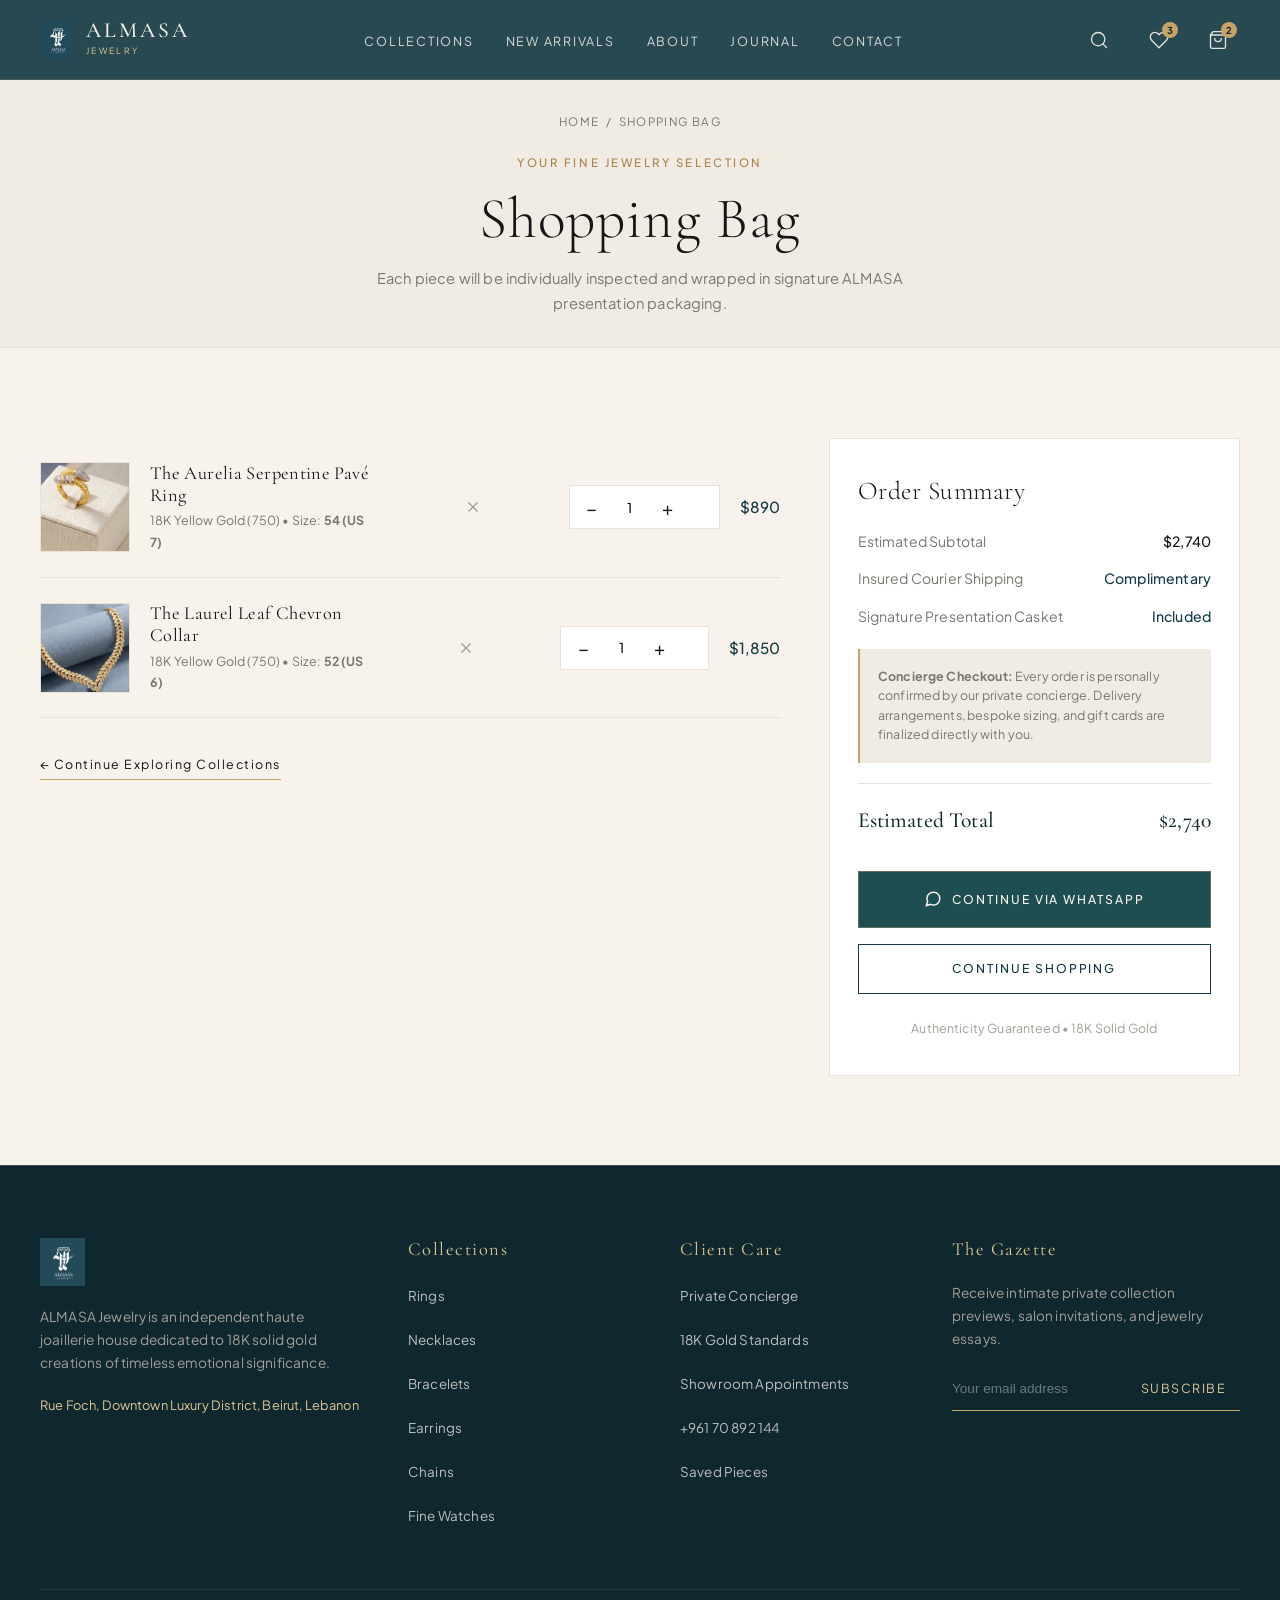
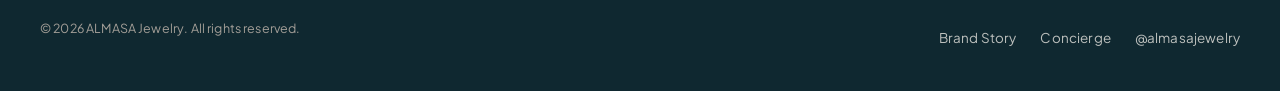
<file: cart.html>
<!DOCTYPE html>
<html lang="en">
<head>
    <meta charset="UTF-8">
    <meta name="viewport" content="width=device-width, initial-scale=1.0">
    <title>Shopping Bag | ALMASA Jewelry</title>
    <meta name="description" content="Review your selected 18K solid gold fine jewelry pieces and proceed with concierge WhatsApp ordering.">
    <link rel="stylesheet" href="css/style.css">
    <link rel="icon" type="image/png" href="images/elmasa-logo.png">
</head>
<body>

    <!-- Header -->
    <header class="site-header" id="siteHeader">
        <div class="container nav-inner">
            <a href="index.html" class="nav-brand" aria-label="ALMASA Jewelry Home">
                <img src="images/elmasa-logo.png" alt="ALMASA Emblem" class="nav-brand-logo">
                <div class="nav-brand-text">
                    <span class="nav-brand-title">ALMASA</span>
                    <span class="nav-brand-sub">JEWELRY</span>
                </div>
            </a>

            <nav>
                <ul class="nav-menu">
                    <li><a href="shop.html" class="nav-link">Collections</a></li>
                    <li><a href="shop.html?filter=new" class="nav-link">New Arrivals</a></li>
                    <li><a href="about.html" class="nav-link">About</a></li>
                    <li><a href="about.html#craftsmanship" class="nav-link">Journal</a></li>
                    <li><a href="contact.html" class="nav-link">Contact</a></li>
                </ul>
            </nav>

            <div class="nav-actions">
                <button class="nav-action-btn search-trigger" aria-label="Search Jewelry" title="Search">
                    <svg xmlns="http://www.w3.org/2000/svg" width="20" height="20" viewBox="0 0 24 24" fill="none" stroke="currentColor" stroke-width="1.6" stroke-linecap="round" stroke-linejoin="round"><circle cx="11" cy="11" r="8"/><line x1="21" y1="21" x2="16.65" y2="16.65"/></svg>
                </button>
                <a href="wishlist.html" class="nav-action-btn" aria-label="View Wishlist" title="Saved Pieces">
                    <svg xmlns="http://www.w3.org/2000/svg" width="20" height="20" viewBox="0 0 24 24" fill="none" stroke="currentColor" stroke-width="1.6" stroke-linecap="round" stroke-linejoin="round"><path d="M20.84 4.61a5.5 5.5 0 0 0-7.78 0L12 5.67l-1.06-1.06a5.5 5.5 0 0 0-7.78 7.78l1.06 1.06L12 21.23l7.78-7.78 1.06-1.06a5.5 5.5 0 0 0 0-7.78z"/></svg>
                    <span class="nav-action-badge wishlist-badge" id="wishlistBadge">0</span>
                </a>
                <a href="cart.html" class="nav-action-btn" aria-label="Shopping Bag" title="Shopping Bag">
                    <svg xmlns="http://www.w3.org/2000/svg" width="20" height="20" viewBox="0 0 24 24" fill="none" stroke="currentColor" stroke-width="1.6" stroke-linecap="round" stroke-linejoin="round"><path d="M6 2L3 6v14a2 2 0 0 0 2 2h14a2 2 0 0 0 2-2V6l-3-4z"/><line x1="3" y1="6" x2="21" y2="6"/><path d="M16 10a4 4 0 0 1-8 0"/></svg>
                    <span class="nav-action-badge cart-badge" id="cartBadge">0</span>
                </a>
                <button class="mobile-toggle" aria-label="Open Navigation Menu">
                    <span></span>
                    <span></span>
                    <span></span>
                </button>
            </div>
        </div>
    </header>

    <!-- Mobile Drawer -->
    <div class="mobile-drawer" id="mobileDrawer">
        <div class="mobile-drawer-header">
            <div class="nav-brand">
                <img src="images/elmasa-logo.png" alt="ALMASA Emblem" class="nav-brand-logo">
                <div class="nav-brand-text">
                    <span class="nav-brand-title">ALMASA</span>
                    <span class="nav-brand-sub">JEWELRY</span>
                </div>
            </div>
            <button class="mobile-drawer-close" aria-label="Close Navigation Menu">&times;</button>
        </div>
        <ul class="mobile-nav-links">
            <li><a href="index.html" class="mobile-nav-link">Home</a></li>
            <li><a href="shop.html" class="mobile-nav-link">Collections</a></li>
            <li><a href="shop.html?filter=new" class="mobile-nav-link">New Arrivals</a></li>
            <li><a href="about.html" class="mobile-nav-link">About ALMASA</a></li>
            <li><a href="about.html#craftsmanship" class="mobile-nav-link">The Craftsmanship</a></li>
            <li><a href="contact.html" class="mobile-nav-link">Private Concierge</a></li>
            <li><a href="wishlist.html" class="mobile-nav-link">Saved Pieces</a></li>
            <li><a href="cart.html" class="mobile-nav-link active">Shopping Bag</a></li>
        </ul>
        <div class="mobile-drawer-footer">
            <p>&copy; <span class="current-year"></span> ALMASA Jewelry.</p>
        </div>
    </div>

    <!-- Search Overlay -->
    <div class="search-overlay" id="searchOverlay">
        <div class="search-box-container">
            <div class="search-input-wrapper">
                <input type="text" id="searchInput" class="search-input" placeholder="Search fine jewelry, gold, stones..." autocomplete="off">
                <button id="searchClose" class="search-close-btn" aria-label="Close search">&times;</button>
            </div>
            <div id="searchResultsArea" class="search-results-area"></div>
        </div>
    </div>

    <main>
        <section class="shop-hero">
            <div class="container">
                <nav class="breadcrumb" aria-label="Breadcrumb">
                    <a href="index.html">Home</a>
                    <span>/</span>
                    <span>Shopping Bag</span>
                </nav>
                <span class="eyebrow">YOUR FINE JEWELRY SELECTION</span>
                <h1 style="font-size: clamp(2.4rem, 4.5vw, 3.8rem); font-weight: 300;">Shopping Bag</h1>
                <p class="section-subtitle" style="max-width: 620px; margin: 0.75rem auto 0;">
                    Each piece will be individually inspected and wrapped in signature ALMASA presentation packaging.
                </p>
            </div>
        </section>

        <section class="section">
            <div class="container">
                <!-- Cart Content Layout -->
                <div class="cart-layout" id="cartContentLayout">
                    <!-- Left: Items Table -->
                    <div>
                        <div id="cartItemsList">
                            <!-- Populated dynamically by JS -->
                        </div>
                        <div style="margin-top: 2rem;">
                            <a href="shop.html" class="btn-text">&larr; Continue Exploring Collections</a>
                        </div>
                    </div>

                    <!-- Right: Order Summary -->
                    <div>
                        <div class="order-summary-card">
                            <h3 style="font-size: 1.6rem; margin-bottom: 1.5rem; font-weight: 300;">Order Summary</h3>
                            
                            <div class="summary-row">
                                <span style="color: var(--color-text-muted);">Estimated Subtotal</span>
                                <span id="cartSubtotal" style="font-weight: 500;">$0</span>
                            </div>
                            
                            <div class="summary-row">
                                <span style="color: var(--color-text-muted);">Insured Courier Shipping</span>
                                <span style="color: var(--color-teal); font-weight: 500;">Complimentary</span>
                            </div>

                            <div class="summary-row">
                                <span style="color: var(--color-text-muted);">Signature Presentation Casket</span>
                                <span style="color: var(--color-teal); font-weight: 500;">Included</span>
                            </div>

                            <div class="concierge-note">
                                <strong>Concierge Checkout:</strong> Every order is personally confirmed by our private concierge. Delivery arrangements, bespoke sizing, and gift cards are finalized directly with you.
                            </div>

                            <div class="summary-row summary-total">
                                <span>Estimated Total</span>
                                <span id="cartTotal">$0</span>
                            </div>

                            <div style="margin-top: 2rem; display: flex; flex-direction: column; gap: 1rem;">
                                <!-- Primary WhatsApp Checkout CTA -->
                                <button id="whatsappCheckoutBtn" class="btn btn-whatsapp" style="width: 100%; padding: 1.15rem;">
                                    <svg xmlns="http://www.w3.org/2000/svg" width="18" height="18" viewBox="0 0 24 24" fill="none" stroke="currentColor" stroke-width="2" stroke-linecap="round" stroke-linejoin="round"><path d="M21 11.5a8.38 8.38 0 0 1-.9 3.8 8.5 8.5 0 0 1-7.6 4.7 8.38 8.38 0 0 1-3.8-.9L3 21l1.9-5.7a8.38 8.38 0 0 1-.9-3.8 8.5 8.5 0 0 1 4.7-7.6 8.38 8.38 0 0 1 3.8-.9h.5a8.48 8.48 0 0 1 8 8v.5z"/></svg>
                                    <span>Continue via WhatsApp</span>
                                </button>
                                
                                <a href="shop.html" class="btn btn-secondary" style="width: 100%;">Continue Shopping</a>
                            </div>

                            <div style="text-align: center; margin-top: 1.5rem; font-size: 0.78rem; color: var(--color-text-dim);">
                                Authenticity Guaranteed &bull; 18K Solid Gold
                            </div>
                        </div>
                    </div>
                </div>

                <!-- Empty State -->
                <div id="cartEmptyState" class="empty-state" style="display: none;">
                    <span class="eyebrow">YOUR BAG IS EMPTY</span>
                    <h3>No Pieces Selected</h3>
                    <p>Your shopping bag is currently empty. Discover our 18K solid gold rings, necklaces, earrings, and bracelets to begin your collection.</p>
                    <a href="shop.html" class="btn btn-primary">Discover the Collection</a>
                </div>
            </div>
        </section>
    </main>

    <!-- Footer -->
    <footer class="site-footer">
        <div class="container">
            <div class="footer-top">
                <div>
                    <img src="images/elmasa-logo.png" alt="ALMASA Jewelry" class="footer-brand-logo">
                    <p class="footer-statement">ALMASA Jewelry is an independent haute joaillerie house dedicated to 18K solid gold creations of timeless emotional significance.</p>
                    <p style="font-size: 0.8rem; color: var(--color-gold-light);"><span data-config="address">Rue Foch, Downtown Luxury District, Beirut</span></p>
                </div>

                <div class="footer-column">
                    <h4>Collections</h4>
                    <ul class="footer-links">
                        <li><a href="shop.html?category=Rings" class="footer-link">Rings</a></li>
                        <li><a href="shop.html?category=Necklaces" class="footer-link">Necklaces</a></li>
                        <li><a href="shop.html?category=Bracelets" class="footer-link">Bracelets</a></li>
                        <li><a href="shop.html?category=Earrings" class="footer-link">Earrings</a></li>
                        <li><a href="shop.html?category=Chains" class="footer-link">Chains</a></li>
                        <li><a href="shop.html?category=Watches" class="footer-link">Fine Watches</a></li>
                    </ul>
                </div>

                <div class="footer-column">
                    <h4>Client Care</h4>
                    <ul class="footer-links">
                        <li><a href="contact.html" class="footer-link">Private Concierge</a></li>
                        <li><a href="about.html#craftsmanship" class="footer-link">18K Gold Standards</a></li>
                        <li><a href="contact.html#showroom" class="footer-link">Showroom Appointments</a></li>
                        <li><a href="#" data-config="whatsapp" class="footer-link">WhatsApp Inquiries</a></li>
                        <li><a href="wishlist.html" class="footer-link">Saved Pieces</a></li>
                    </ul>
                </div>

                <div class="footer-column">
                    <h4>The Gazette</h4>
                    <p style="font-size: 0.85rem; color: var(--color-text-dim); margin-bottom: 1rem;">Receive intimate private collection previews, salon invitations, and jewelry essays.</p>
                    <form class="newsletter-form">
                        <div class="newsletter-input-group">
                            <input type="email" class="newsletter-input" placeholder="Your email address" required>
                            <button type="submit" class="newsletter-btn">Subscribe</button>
                        </div>
                        <span class="newsletter-msg"></span>
                    </form>
                </div>
            </div>

            <div class="footer-bottom">
                <p>&copy; <span class="current-year"></span> ALMASA Jewelry. All rights reserved.</p>
                <div style="display: flex; gap: 1.5rem;">
                    <a href="about.html" class="footer-link">Brand Story</a>
                    <a href="contact.html" class="footer-link">Concierge</a>
                    <a href="#" data-config="instagram" target="_blank" rel="noopener" class="footer-link">Instagram</a>
                </div>
            </div>
        </div>
    </footer>

    <!-- Scripts -->
    <script src="js/config.js"></script>
    <script src="js/products.js"></script>
    <script src="js/cart.js"></script>
    <script src="js/wishlist.js"></script>
    <script src="js/app.js"></script>
    <script>
        document.addEventListener('DOMContentLoaded', () => {
            const layout = document.getElementById('cartContentLayout');
            const emptyState = document.getElementById('cartEmptyState');
            const itemsList = document.getElementById('cartItemsList');
            const subtotalDisplay = document.getElementById('cartSubtotal');
            const totalDisplay = document.getElementById('cartTotal');
            const checkoutBtn = document.getElementById('whatsappCheckoutBtn');

            function renderCart() {
                const cart = CartAPI.getCart();

                if (cart.length === 0) {
                    layout.style.display = 'none';
                    emptyState.style.display = 'block';
                    return;
                }

                layout.style.display = 'grid';
                emptyState.style.display = 'none';

                let subtotal = 0;

                itemsList.innerHTML = cart.map(item => {
                    const product = ProductsAPI.getById(item.productId);
                    if (!product) return '';

                    const lineTotal = (product.price || 0) * item.quantity;
                    subtotal += lineTotal;

                    return `
                        <div class="cart-item-row" data-id="${item.productId}" data-size="${item.size}">
                            <img src="${product.image}" alt="${product.name}" class="cart-item-img">
                            
                            <div class="cart-item-details">
                                <h4><a href="product.html?id=${product.id}">${product.name}</a></h4>
                                <div class="cart-item-meta">
                                    <span>${product.goldPurity}</span> &bull; 
                                    <span>Size: <strong>${item.size}</strong></span>
                                </div>
                            </div>

                            <button class="cart-item-remove" data-id="${item.productId}" data-size="${item.size}" title="Remove item" aria-label="Remove item">
                                <svg xmlns="http://www.w3.org/2000/svg" width="18" height="18" viewBox="0 0 24 24" fill="none" stroke="currentColor" stroke-width="1.8"><line x1="18" y1="6" x2="6" y2="18"/><line x1="6" y1="6" x2="18" y2="18"/></svg>
                            </button>

                            <div class="cart-item-controls-row">
                                <div class="quantity-control" style="border-color: var(--color-stone);">
                                    <button class="qty-btn cart-qty-minus" data-id="${item.productId}" data-size="${item.size}">&minus;</button>
                                    <span style="padding: 0 0.85rem; font-size: 0.85rem; font-weight: 500;">${item.quantity}</span>
                                    <button class="qty-btn cart-qty-plus" data-id="${item.productId}" data-size="${item.size}">&plus;</button>
                                </div>

                                <div class="cart-item-price">
                                    ${ALMASA_CONFIG.currency.format(lineTotal)}
                                </div>
                            </div>
                        </div>
                    `;
                }).join('');

                subtotalDisplay.textContent = ALMASA_CONFIG.currency.format(subtotal);
                totalDisplay.textContent = ALMASA_CONFIG.currency.format(subtotal);

                // Re-bind actions
                itemsList.querySelectorAll('.cart-qty-minus').forEach(btn => {
                    btn.addEventListener('click', () => {
                        const id = btn.getAttribute('data-id');
                        const sz = btn.getAttribute('data-size');
                        const item = cart.find(i => i.productId == id && i.size == sz);
                        if (item) {
                            CartAPI.updateQuantity(id, sz, item.quantity - 1);
                            renderCart();
                        }
                    });
                });

                itemsList.querySelectorAll('.cart-qty-plus').forEach(btn => {
                    btn.addEventListener('click', () => {
                        const id = btn.getAttribute('data-id');
                        const sz = btn.getAttribute('data-size');
                        const item = cart.find(i => i.productId == id && i.size == sz);
                        if (item) {
                            CartAPI.updateQuantity(id, sz, item.quantity + 1);
                            renderCart();
                        }
                    });
                });

                itemsList.querySelectorAll('.cart-item-remove').forEach(btn => {
                    btn.addEventListener('click', () => {
                        const id = btn.getAttribute('data-id');
                        const sz = btn.getAttribute('data-size');
                        CartAPI.removeFromCart(id, sz);
                        renderCart();
                    });
                });
            }

            // WhatsApp Checkout Button: generates URL, opens WhatsApp, then clears cart only after handoff
            checkoutBtn.addEventListener('click', (e) => {
                e.preventDefault();
                const url = CartAPI.buildWhatsAppOrderUrl();
                if (!url) {
                    ALMASA_APP.showToast("Your shopping bag is empty.");
                    return;
                }

                // Open WhatsApp in new tab
                window.open(url, '_blank');

                // Clear cart only upon handoff
                setTimeout(() => {
                    CartAPI.clearCart();
                    renderCart();
                    ALMASA_APP.showToast("Order initiated with Concierge. Shopping bag cleared.");
                }, 1000);
            });

            renderCart();
            window.addEventListener('almasa:cart-updated', renderCart);
        });
    </script>
</body>
</html>
</file>
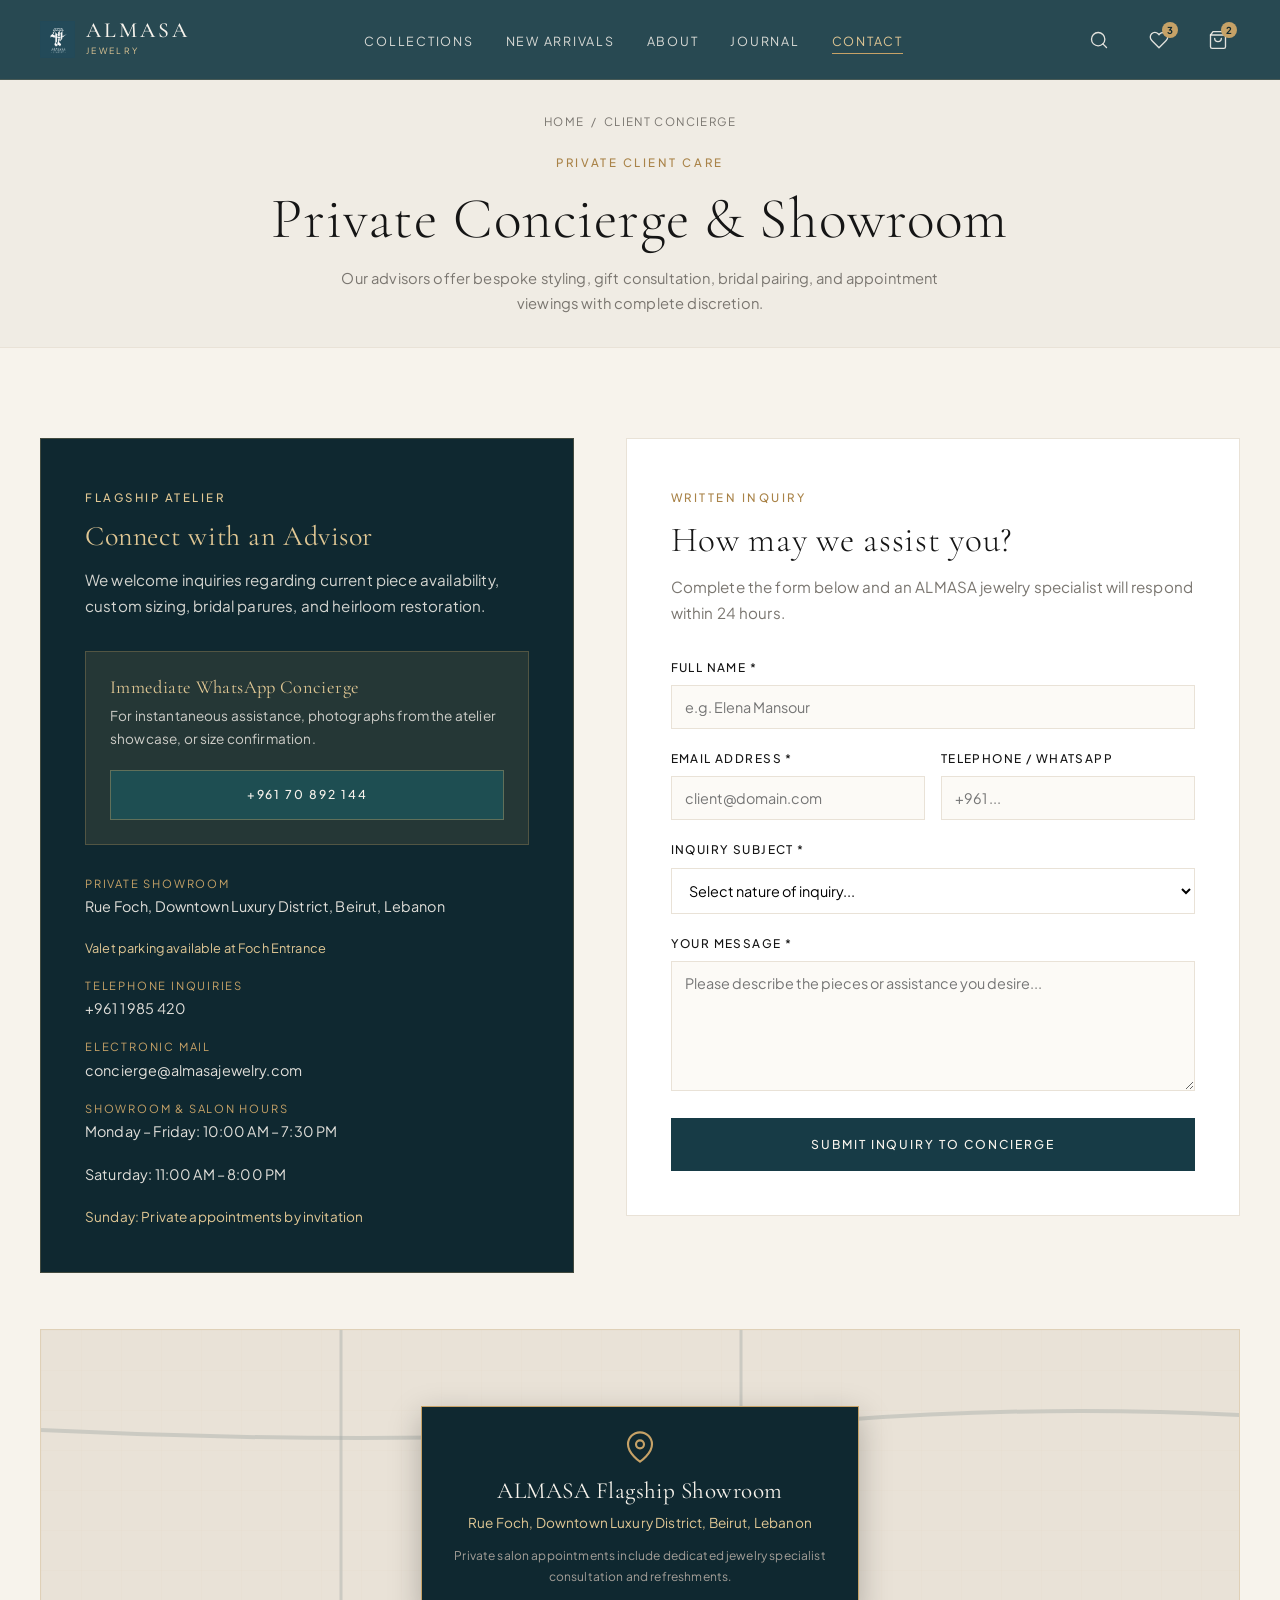
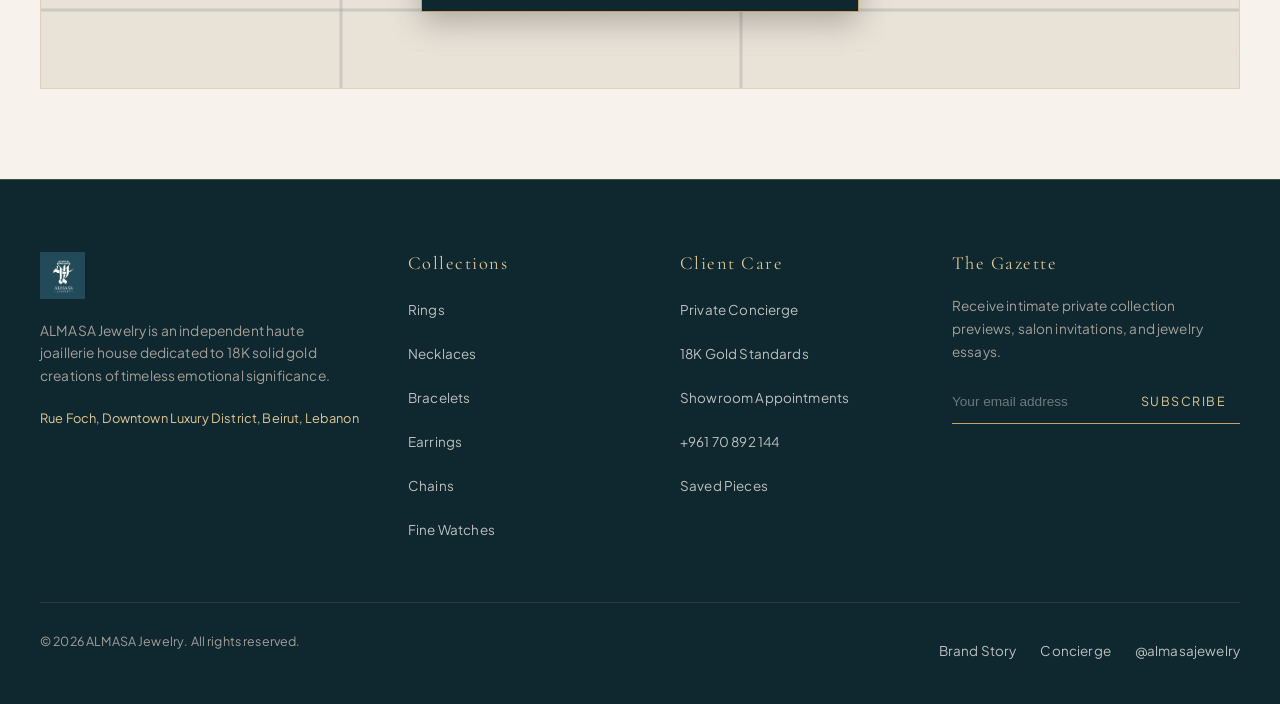
<file: contact.html>
<!DOCTYPE html>
<html lang="en">
<head>
    <meta charset="UTF-8">
    <meta name="viewport" content="width=device-width, initial-scale=1.0">
    <title>Private Concierge & Showroom | ALMASA Jewelry</title>
    <meta name="description" content="Connect with the ALMASA Private Concierge for custom fine jewelry inquiries, bridal consultations, ring sizing, and showroom appointments.">
    <link rel="stylesheet" href="css/style.css">
    <link rel="icon" type="image/png" href="images/elmasa-logo.png">
</head>
<body>

    <!-- Header -->
    <header class="site-header" id="siteHeader">
        <div class="container nav-inner">
            <a href="index.html" class="nav-brand" aria-label="ALMASA Jewelry Home">
                <img src="images/elmasa-logo.png" alt="ALMASA Emblem" class="nav-brand-logo">
                <div class="nav-brand-text">
                    <span class="nav-brand-title">ALMASA</span>
                    <span class="nav-brand-sub">JEWELRY</span>
                </div>
            </a>

            <nav>
                <ul class="nav-menu">
                    <li><a href="shop.html" class="nav-link">Collections</a></li>
                    <li><a href="shop.html?filter=new" class="nav-link">New Arrivals</a></li>
                    <li><a href="about.html" class="nav-link">About</a></li>
                    <li><a href="about.html#craftsmanship" class="nav-link">Journal</a></li>
                    <li><a href="contact.html" class="nav-link active">Contact</a></li>
                </ul>
            </nav>

            <div class="nav-actions">
                <button class="nav-action-btn search-trigger" aria-label="Search Jewelry" title="Search">
                    <svg xmlns="http://www.w3.org/2000/svg" width="20" height="20" viewBox="0 0 24 24" fill="none" stroke="currentColor" stroke-width="1.6" stroke-linecap="round" stroke-linejoin="round"><circle cx="11" cy="11" r="8"/><line x1="21" y1="21" x2="16.65" y2="16.65"/></svg>
                </button>
                <a href="wishlist.html" class="nav-action-btn" aria-label="View Wishlist" title="Saved Pieces">
                    <svg xmlns="http://www.w3.org/2000/svg" width="20" height="20" viewBox="0 0 24 24" fill="none" stroke="currentColor" stroke-width="1.6" stroke-linecap="round" stroke-linejoin="round"><path d="M20.84 4.61a5.5 5.5 0 0 0-7.78 0L12 5.67l-1.06-1.06a5.5 5.5 0 0 0-7.78 7.78l1.06 1.06L12 21.23l7.78-7.78 1.06-1.06a5.5 5.5 0 0 0 0-7.78z"/></svg>
                    <span class="nav-action-badge wishlist-badge" id="wishlistBadge">0</span>
                </a>
                <a href="cart.html" class="nav-action-btn" aria-label="Shopping Bag" title="Shopping Bag">
                    <svg xmlns="http://www.w3.org/2000/svg" width="20" height="20" viewBox="0 0 24 24" fill="none" stroke="currentColor" stroke-width="1.6" stroke-linecap="round" stroke-linejoin="round"><path d="M6 2L3 6v14a2 2 0 0 0 2 2h14a2 2 0 0 0 2-2V6l-3-4z"/><line x1="3" y1="6" x2="21" y2="6"/><path d="M16 10a4 4 0 0 1-8 0"/></svg>
                    <span class="nav-action-badge cart-badge" id="cartBadge">0</span>
                </a>
                <button class="mobile-toggle" aria-label="Open Navigation Menu">
                    <span></span>
                    <span></span>
                    <span></span>
                </button>
            </div>
        </div>
    </header>

    <!-- Mobile Drawer -->
    <div class="mobile-drawer" id="mobileDrawer">
        <div class="mobile-drawer-header">
            <div class="nav-brand">
                <img src="images/elmasa-logo.png" alt="ALMASA Emblem" class="nav-brand-logo">
                <div class="nav-brand-text">
                    <span class="nav-brand-title">ALMASA</span>
                    <span class="nav-brand-sub">JEWELRY</span>
                </div>
            </div>
            <button class="mobile-drawer-close" aria-label="Close Navigation Menu">&times;</button>
        </div>
        <ul class="mobile-nav-links">
            <li><a href="index.html" class="mobile-nav-link">Home</a></li>
            <li><a href="shop.html" class="mobile-nav-link">Collections</a></li>
            <li><a href="shop.html?filter=new" class="mobile-nav-link">New Arrivals</a></li>
            <li><a href="about.html" class="mobile-nav-link">About ALMASA</a></li>
            <li><a href="about.html#craftsmanship" class="mobile-nav-link">The Craftsmanship</a></li>
            <li><a href="contact.html" class="mobile-nav-link active">Private Concierge</a></li>
            <li><a href="wishlist.html" class="mobile-nav-link">Saved Pieces</a></li>
            <li><a href="cart.html" class="mobile-nav-link">Shopping Bag</a></li>
        </ul>
        <div class="mobile-drawer-footer">
            <p>&copy; <span class="current-year"></span> ALMASA Jewelry.</p>
        </div>
    </div>

    <!-- Search Overlay -->
    <div class="search-overlay" id="searchOverlay">
        <div class="search-box-container">
            <div class="search-input-wrapper">
                <input type="text" id="searchInput" class="search-input" placeholder="Search fine jewelry, gold, stones..." autocomplete="off">
                <button id="searchClose" class="search-close-btn" aria-label="Close search">&times;</button>
            </div>
            <div id="searchResultsArea" class="search-results-area"></div>
        </div>
    </div>

    <main>
        <section class="shop-hero">
            <div class="container">
                <nav class="breadcrumb" aria-label="Breadcrumb">
                    <a href="index.html">Home</a>
                    <span>/</span>
                    <span>Client Concierge</span>
                </nav>
                <span class="eyebrow">PRIVATE CLIENT CARE</span>
                <h1 style="font-size: clamp(2.4rem, 4.5vw, 3.8rem); font-weight: 300;">Private Concierge & Showroom</h1>
                <p class="section-subtitle" style="max-width: 640px; margin: 0.75rem auto 0;">
                    Our advisors offer bespoke styling, gift consultation, bridal pairing, and appointment viewings with complete discretion.
                </p>
            </div>
        </section>

        <!-- Main Contact Layout -->
        <section class="section">
            <div class="container">
                <div class="contact-layout">
                    <!-- Left: Atelier Direct Details -->
                    <div>
                        <div class="contact-info-card">
                            <span class="eyebrow eyebrow-light">FLAGSHIP ATELIER</span>
                            <h3>Connect with an Advisor</h3>
                            <p style="color: rgba(247, 243, 236, 0.85); font-size: 0.95rem; line-height: 1.7;">
                                We welcome inquiries regarding current piece availability, custom sizing, bridal parures, and heirloom restoration.
                            </p>

                            <!-- Direct WhatsApp Quick Card -->
                            <div style="background: rgba(198, 162, 103, 0.12); border: 1px solid var(--color-gold-border); padding: 1.5rem; margin: 2rem 0;">
                                <h4 style="color: var(--color-gold-light); font-size: 1.15rem; margin-bottom: 0.35rem;">Immediate WhatsApp Concierge</h4>
                                <p style="font-size: 0.85rem; color: rgba(247, 243, 236, 0.8); margin-bottom: 1.25rem;">For instantaneous assistance, photographs from the atelier showcase, or size confirmation.</p>
                                <a href="#" data-config="whatsapp" class="btn btn-whatsapp" style="width: 100%;" target="_blank" rel="noopener">
                                    <svg xmlns="http://www.w3.org/2000/svg" width="18" height="18" viewBox="0 0 24 24" fill="none" stroke="currentColor" stroke-width="2" stroke-linecap="round" stroke-linejoin="round"><path d="M21 11.5a8.38 8.38 0 0 1-.9 3.8 8.5 8.5 0 0 1-7.6 4.7 8.38 8.38 0 0 1-3.8-.9L3 21l1.9-5.7a8.38 8.38 0 0 1-.9-3.8 8.5 8.5 0 0 1 4.7-7.6 8.38 8.38 0 0 1 3.8-.9h.5a8.48 8.48 0 0 1 8 8v.5z"/></svg>
                                    <span>Open WhatsApp Concierge</span>
                                </a>
                            </div>

                            <div class="contact-detail-group">
                                <div class="contact-detail-item">
                                    <h5>Private Showroom</h5>
                                    <p data-config="address">Rue Foch, Downtown Luxury District, Beirut</p>
                                    <p style="font-size: 0.8rem; color: var(--color-gold-light); margin-top: 3px;">Valet parking available at Foch Entrance</p>
                                </div>

                                <div class="contact-detail-item">
                                    <h5>Telephone Inquiries</h5>
                                    <p><a href="#" data-config="phone">+961 1 985 420</a></p>
                                </div>

                                <div class="contact-detail-item">
                                    <h5>Electronic Mail</h5>
                                    <p><a href="#" data-config="email">concierge@almasajewelry.com</a></p>
                                </div>

                                <div class="contact-detail-item">
                                    <h5>Showroom & Salon Hours</h5>
                                    <p data-config="hours-weekdays">Monday – Friday: 10:00 AM – 7:30 PM</p>
                                    <p>Saturday: 11:00 AM – 8:00 PM</p>
                                    <p style="color: var(--color-gold-light); font-size: 0.85rem;">Sunday: Private appointments by invitation</p>
                                </div>
                            </div>
                        </div>
                    </div>

                    <!-- Right: Inquiries Form -->
                    <div>
                        <div class="contact-form-container">
                            <span class="eyebrow">WRITTEN INQUIRY</span>
                            <h2 style="font-size: 2.2rem; margin-bottom: 0.75rem; font-weight: 300;">How may we assist you?</h2>
                            <p style="color: var(--color-text-muted); font-size: 0.95rem; margin-bottom: 2rem;">
                                Complete the form below and an ALMASA jewelry specialist will respond within 24 hours.
                            </p>

                            <form id="conciergeForm" novalidate>
                                <div class="form-group">
                                    <label class="form-label" for="clientName">Full Name *</label>
                                    <input type="text" id="clientName" class="form-control" placeholder="e.g. Elena Mansour" required>
                                </div>

                                <div class="form-row-2col">
                                    <div class="form-group">
                                        <label class="form-label" for="clientEmail">Email Address *</label>
                                        <input type="email" id="clientEmail" class="form-control" placeholder="client@domain.com" required>
                                    </div>
                                    <div class="form-group">
                                        <label class="form-label" for="clientPhone">Telephone / WhatsApp</label>
                                        <input type="tel" id="clientPhone" class="form-control" placeholder="+961 ...">
                                    </div>
                                </div>

                                <div class="form-group">
                                    <label class="form-label" for="inquiryType">Inquiry Subject *</label>
                                    <select id="inquiryType" class="form-control" style="background-color: #FFFFFF;" required>
                                        <option value="" disabled selected>Select nature of inquiry...</option>
                                        <option value="availability">Current Piece Availability & Pricing</option>
                                        <option value="bridal">Bridal & Wedding Suite Consultation</option>
                                        <option value="sizing">Bespoke Ring Sizing & Fit Guidance</option>
                                        <option value="styling">Personal Styling & Milestone Gifting</option>
                                        <option value="custom">Custom Commission in 18K Solid Gold</option>
                                        <option value="appointment">Private Showroom Appointment Request</option>
                                    </select>
                                </div>

                                <div class="form-group">
                                    <label class="form-label" for="clientMessage">Your Message *</label>
                                    <textarea id="clientMessage" class="form-control" placeholder="Please describe the pieces or assistance you desire..." required></textarea>
                                </div>

                                <div id="formValidationMsg" style="display: none; padding: 0.75rem; font-size: 0.85rem; margin-bottom: 1.25rem;"></div>

                                <button type="submit" class="btn btn-primary" style="width: 100%; padding: 1.1rem;">
                                    Submit Inquiry to Concierge
                                </button>
                            </form>
                        </div>
                    </div>
                </div>

                <!-- Architectural Map Placeholder -->
                <div class="map-placeholder" id="showroom">
                    <svg class="map-svg-bg" xmlns="http://www.w3.org/2000/svg" width="100%" height="100%">
                        <defs>
                            <pattern id="grid" width="40" height="40" patternUnits="userSpaceOnUse">
                                <path d="M 40 0 L 0 0 0 40" fill="none" stroke="#C6A267" stroke-width="0.5" opacity="0.3"/>
                            </pattern>
                        </defs>
                        <rect width="100%" height="100%" fill="url(#grid)" />
                        <!-- Architectural road paths -->
                        <path d="M 0 100 Q 400 120 800 90 T 1600 130" stroke="#173B46" stroke-width="4" fill="none" opacity="0.4"/>
                        <path d="M 300 0 L 300 400" stroke="#173B46" stroke-width="3" fill="none" opacity="0.4"/>
                        <path d="M 700 0 L 700 400" stroke="#173B46" stroke-width="3" fill="none" opacity="0.4"/>
                        <path d="M 0 280 L 1600 280" stroke="#173B46" stroke-width="3" fill="none" opacity="0.4"/>
                    </svg>

                    <div class="map-badge">
                        <div style="color: var(--color-gold); margin-bottom: 0.5rem;">
                            <svg xmlns="http://www.w3.org/2000/svg" width="32" height="32" viewBox="0 0 24 24" fill="none" stroke="currentColor" stroke-width="1.6"><path d="M21 10c0 7-9 13-9 13s-9-6-9-13a9 9 0 0 1 18 0z"/><circle cx="12" cy="10" r="3"/></svg>
                        </div>
                        <h4 style="font-family: var(--font-serif); font-size: 1.45rem; color: var(--color-ivory); margin-bottom: 0.35rem;">ALMASA Flagship Showroom</h4>
                        <p style="font-size: 0.85rem; color: var(--color-gold-light); margin-bottom: 0.75rem;" data-config="address">Rue Foch, Downtown Luxury District, Beirut</p>
                        <p style="font-size: 0.75rem; color: var(--color-text-dim); max-width: 380px; margin: 0 auto;">Private salon appointments include dedicated jewelry specialist consultation and refreshments.</p>
                    </div>
                </div>
            </div>
        </section>
    </main>

    <!-- Footer -->
    <footer class="site-footer">
        <div class="container">
            <div class="footer-top">
                <div>
                    <img src="images/elmasa-logo.png" alt="ALMASA Jewelry" class="footer-brand-logo">
                    <p class="footer-statement">ALMASA Jewelry is an independent haute joaillerie house dedicated to 18K solid gold creations of timeless emotional significance.</p>
                    <p style="font-size: 0.8rem; color: var(--color-gold-light);"><span data-config="address">Rue Foch, Downtown Luxury District, Beirut</span></p>
                </div>

                <div class="footer-column">
                    <h4>Collections</h4>
                    <ul class="footer-links">
                        <li><a href="shop.html?category=Rings" class="footer-link">Rings</a></li>
                        <li><a href="shop.html?category=Necklaces" class="footer-link">Necklaces</a></li>
                        <li><a href="shop.html?category=Bracelets" class="footer-link">Bracelets</a></li>
                        <li><a href="shop.html?category=Earrings" class="footer-link">Earrings</a></li>
                        <li><a href="shop.html?category=Chains" class="footer-link">Chains</a></li>
                        <li><a href="shop.html?category=Watches" class="footer-link">Fine Watches</a></li>
                    </ul>
                </div>

                <div class="footer-column">
                    <h4>Client Care</h4>
                    <ul class="footer-links">
                        <li><a href="contact.html" class="footer-link">Private Concierge</a></li>
                        <li><a href="about.html#craftsmanship" class="footer-link">18K Gold Standards</a></li>
                        <li><a href="contact.html#showroom" class="footer-link">Showroom Appointments</a></li>
                        <li><a href="#" data-config="whatsapp" class="footer-link">WhatsApp Inquiries</a></li>
                        <li><a href="wishlist.html" class="footer-link">Saved Pieces</a></li>
                    </ul>
                </div>

                <div class="footer-column">
                    <h4>The Gazette</h4>
                    <p style="font-size: 0.85rem; color: var(--color-text-dim); margin-bottom: 1rem;">Receive intimate private collection previews, salon invitations, and jewelry essays.</p>
                    <form class="newsletter-form">
                        <div class="newsletter-input-group">
                            <input type="email" class="newsletter-input" placeholder="Your email address" required>
                            <button type="submit" class="newsletter-btn">Subscribe</button>
                        </div>
                        <span class="newsletter-msg"></span>
                    </form>
                </div>
            </div>

            <div class="footer-bottom">
                <p>&copy; <span class="current-year"></span> ALMASA Jewelry. All rights reserved.</p>
                <div style="display: flex; gap: 1.5rem;">
                    <a href="about.html" class="footer-link">Brand Story</a>
                    <a href="contact.html" class="footer-link">Concierge</a>
                    <a href="#" data-config="instagram" target="_blank" rel="noopener" class="footer-link">Instagram</a>
                </div>
            </div>
        </div>
    </footer>

    <!-- Scripts -->
    <script src="js/config.js"></script>
    <script src="js/products.js"></script>
    <script src="js/cart.js"></script>
    <script src="js/wishlist.js"></script>
    <script src="js/app.js"></script>
    <script>
        document.addEventListener('DOMContentLoaded', () => {
            const form = document.getElementById('conciergeForm');
            const msgBox = document.getElementById('formValidationMsg');

            form.addEventListener('submit', (e) => {
                e.preventDefault();
                const name = document.getElementById('clientName').value.trim();
                const email = document.getElementById('clientEmail').value.trim();
                const subject = document.getElementById('inquiryType').value;
                const message = document.getElementById('clientMessage').value.trim();

                const emailRegex = /^[^\s@]+@[^\s@]+\.[^\s@]+$/;

                if (!name) {
                    showFormError("Please provide your name.");
                    return;
                }
                if (!email || !emailRegex.test(email)) {
                    showFormError("Please provide a valid email address.");
                    return;
                }
                if (!subject) {
                    showFormError("Please select the subject of your inquiry.");
                    return;
                }
                if (!message || message.length < 10) {
                    showFormError("Please provide a brief message detailing your request.");
                    return;
                }

                // Success
                msgBox.style.display = 'block';
                msgBox.style.backgroundColor = '#EBF4EC';
                msgBox.style.color = '#1D5A2E';
                msgBox.style.border = '1px solid #B8E0BE';
                msgBox.innerHTML = `<strong>Inquiry Received.</strong> Thank you, ${name}. An ALMASA client advisor has received your request and will contact you at <em>${email}</em> promptly.`;
                
                form.reset();
                ALMASA_APP.showToast("Inquiry submitted to Concierge");
            });

            function showFormError(txt) {
                msgBox.style.display = 'block';
                msgBox.style.backgroundColor = '#FDF2F2';
                msgBox.style.color = '#9B1C1C';
                msgBox.style.border = '1px solid #F8B4B4';
                msgBox.textContent = txt;
            }
        });
    </script>
</body>
</html>
</file>
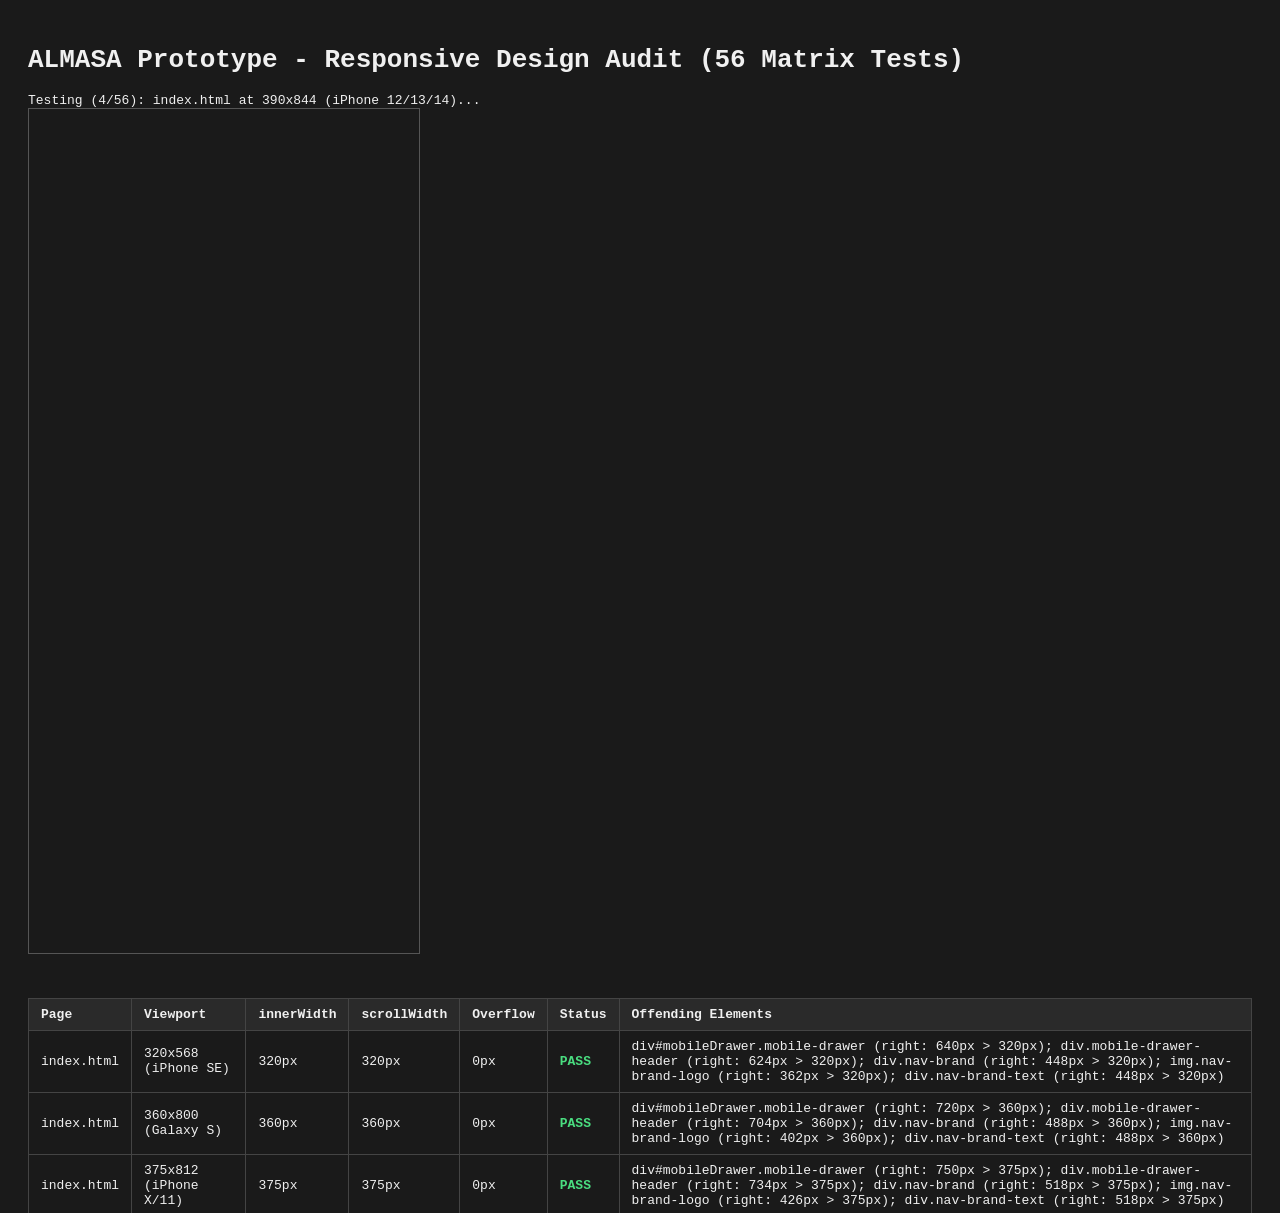
<file: run-responsive-audit.html>
<!DOCTYPE html>
<html lang="en">
<head>
    <meta charset="UTF-8">
    <title>ALMASA Responsive Audit Runner</title>
    <style>
        body { font-family: monospace; padding: 20px; background: #1a1a1a; color: #f0f0f0; }
        table { border-collapse: collapse; width: 100%; margin-top: 20px; }
        th, td { border: 1px solid #444; padding: 8px 12px; text-align: left; }
        th { background: #2a2a2a; }
        .pass { color: #4ade80; font-weight: bold; }
        .fail { color: #f87171; font-weight: bold; }
        iframe { border: 1px solid #555; margin-bottom: 20px; }
    </style>
</head>
<body>
    <h1>ALMASA Prototype - Responsive Design Audit (56 Matrix Tests)</h1>
    <div id="status">Starting audit...</div>
    <div id="iframeContainer"></div>
    <table id="resultsTable">
        <thead>
            <tr>
                <th>Page</th>
                <th>Viewport</th>
                <th>innerWidth</th>
                <th>scrollWidth</th>
                <th>Overflow</th>
                <th>Status</th>
                <th>Offending Elements</th>
            </tr>
        </thead>
        <tbody id="resultsBody"></tbody>
    </table>
    <pre id="jsonResult" style="margin-top: 20px; background: #111; padding: 15px;"></pre>

    <script>
    const PAGES = [
        'index.html',
        'shop.html',
        'product.html',
        'wishlist.html',
        'cart.html',
        'about.html',
        'contact.html'
    ];

    const VIEWPORTS = [
        { width: 320, height: 568, name: '320x568 (iPhone SE)' },
        { width: 360, height: 800, name: '360x800 (Galaxy S)' },
        { width: 375, height: 812, name: '375x812 (iPhone X/11)' },
        { width: 390, height: 844, name: '390x844 (iPhone 12/13/14)' },
        { width: 412, height: 915, name: '412x915 (Pixel 7)' },
        { width: 768, height: 1024, name: '768x1024 (iPad Portrait)' },
        { width: 1024, height: 768, name: '1024x768 (iPad Landscape)' },
        { width: 1440, height: 900, name: '1440x900 (Desktop HD)' }
    ];

    const results = [];
    const resultsBody = document.getElementById('resultsBody');
    const statusDiv = document.getElementById('status');
    const iframeContainer = document.getElementById('iframeContainer');

    function testPageAtViewport(page, vp) {
        return new Promise((resolve) => {
            iframeContainer.innerHTML = '';
            const iframe = document.createElement('iframe');
            iframe.style.width = vp.width + 'px';
            iframe.style.height = vp.height + 'px';
            iframe.src = page;
            iframeContainer.appendChild(iframe);

            iframe.onload = () => {
                setTimeout(() => {
                    try {
                        const win = iframe.contentWindow;
                        const doc = iframe.contentDocument || win.document;
                        const innerW = win.innerWidth;
                        const scrollW = doc.documentElement.scrollWidth;
                        const bodyScrollW = doc.body.scrollWidth;
                        const maxScrollW = Math.max(scrollW, bodyScrollW);

                        const overflowPx = Math.max(0, maxScrollW - innerW);
                        const isPass = overflowPx <= 1;

                        const offending = [];
                        const allEls = doc.querySelectorAll('*');
                        allEls.forEach(el => {
                            if (el.tagName === 'HTML' || el.tagName === 'BODY' || el.tagName === 'SCRIPT' || el.tagName === 'STYLE') return;
                            const rect = el.getBoundingClientRect();
                            if (rect.width > 0 && rect.right > innerW + 1.5) {
                                const id = el.id ? '#' + el.id : '';
                                const cls = el.className && typeof el.className === 'string' ? '.' + el.className.trim().split(/\s+/).slice(0,2).join('.') : '';
                                offending.push(`${el.tagName.toLowerCase()}${id}${cls} (right: ${Math.round(rect.right)}px > ${innerW}px)`);
                            }
                        });

                        const res = {
                            page,
                            viewport: vp.name,
                            width: vp.width,
                            height: vp.height,
                            innerW,
                            scrollW: maxScrollW,
                            overflowPx,
                            pass: isPass,
                            offendingCount: offending.length,
                            offending: offending.slice(0, 5)
                        };

                        resolve(res);
                    } catch (e) {
                        resolve({
                            page,
                            viewport: vp.name,
                            width: vp.width,
                            height: vp.height,
                            innerW: vp.width,
                            scrollW: -1,
                            overflowPx: -1,
                            pass: false,
                            offending: ['Error: ' + e.message]
                        });
                    }
                }, 180);
            };
        });
    }

    async function runAllAudits() {
        let passedCount = 0;
        let failedCount = 0;

        for (let i = 0; i < PAGES.length; i++) {
            const page = PAGES[i];
            for (let j = 0; j < VIEWPORTS.length; j++) {
                const vp = VIEWPORTS[j];
                statusDiv.textContent = `Testing (${results.length + 1}/${PAGES.length * VIEWPORTS.length}): ${page} at ${vp.name}...`;
                const res = await testPageAtViewport(page, vp);
                results.push(res);

                if (res.pass) passedCount++;
                else failedCount++;

                const row = document.createElement('tr');
                row.innerHTML = `
                    <td>${res.page}</td>
                    <td>${res.viewport}</td>
                    <td>${res.innerW}px</td>
                    <td>${res.scrollW}px</td>
                    <td>${res.overflowPx}px</td>
                    <td class="${res.pass ? 'pass' : 'fail'}">${res.pass ? 'PASS' : 'FAIL'}</td>
                    <td>${res.offending && res.offending.length > 0 ? res.offending.join('; ') : 'None'}</td>
                `;
                resultsBody.appendChild(row);
            }
        }

        iframeContainer.innerHTML = '';
        const summary = {
            totalTests: results.length,
            passed: passedCount,
            failed: failedCount,
            zeroOverflowConfirmed: failedCount === 0,
            timestamp: new Date().toISOString()
        };

        statusDiv.innerHTML = `<h2>AUDIT COMPLETE: ${passedCount}/${results.length} PASSED ${failedCount === 0 ? '<span class="pass">(100% ZERO OVERFLOW)</span>' : '<span class="fail">(' + failedCount + ' FAILED)</span>'}</h2>`;
        document.getElementById('jsonResult').textContent = JSON.stringify({ summary, results }, null, 2);
        window.AUDIT_COMPLETE = true;
        window.AUDIT_SUMMARY = summary;
    }

    window.addEventListener('load', runAllAudits);
    </script>
</body>
</html>
</file>
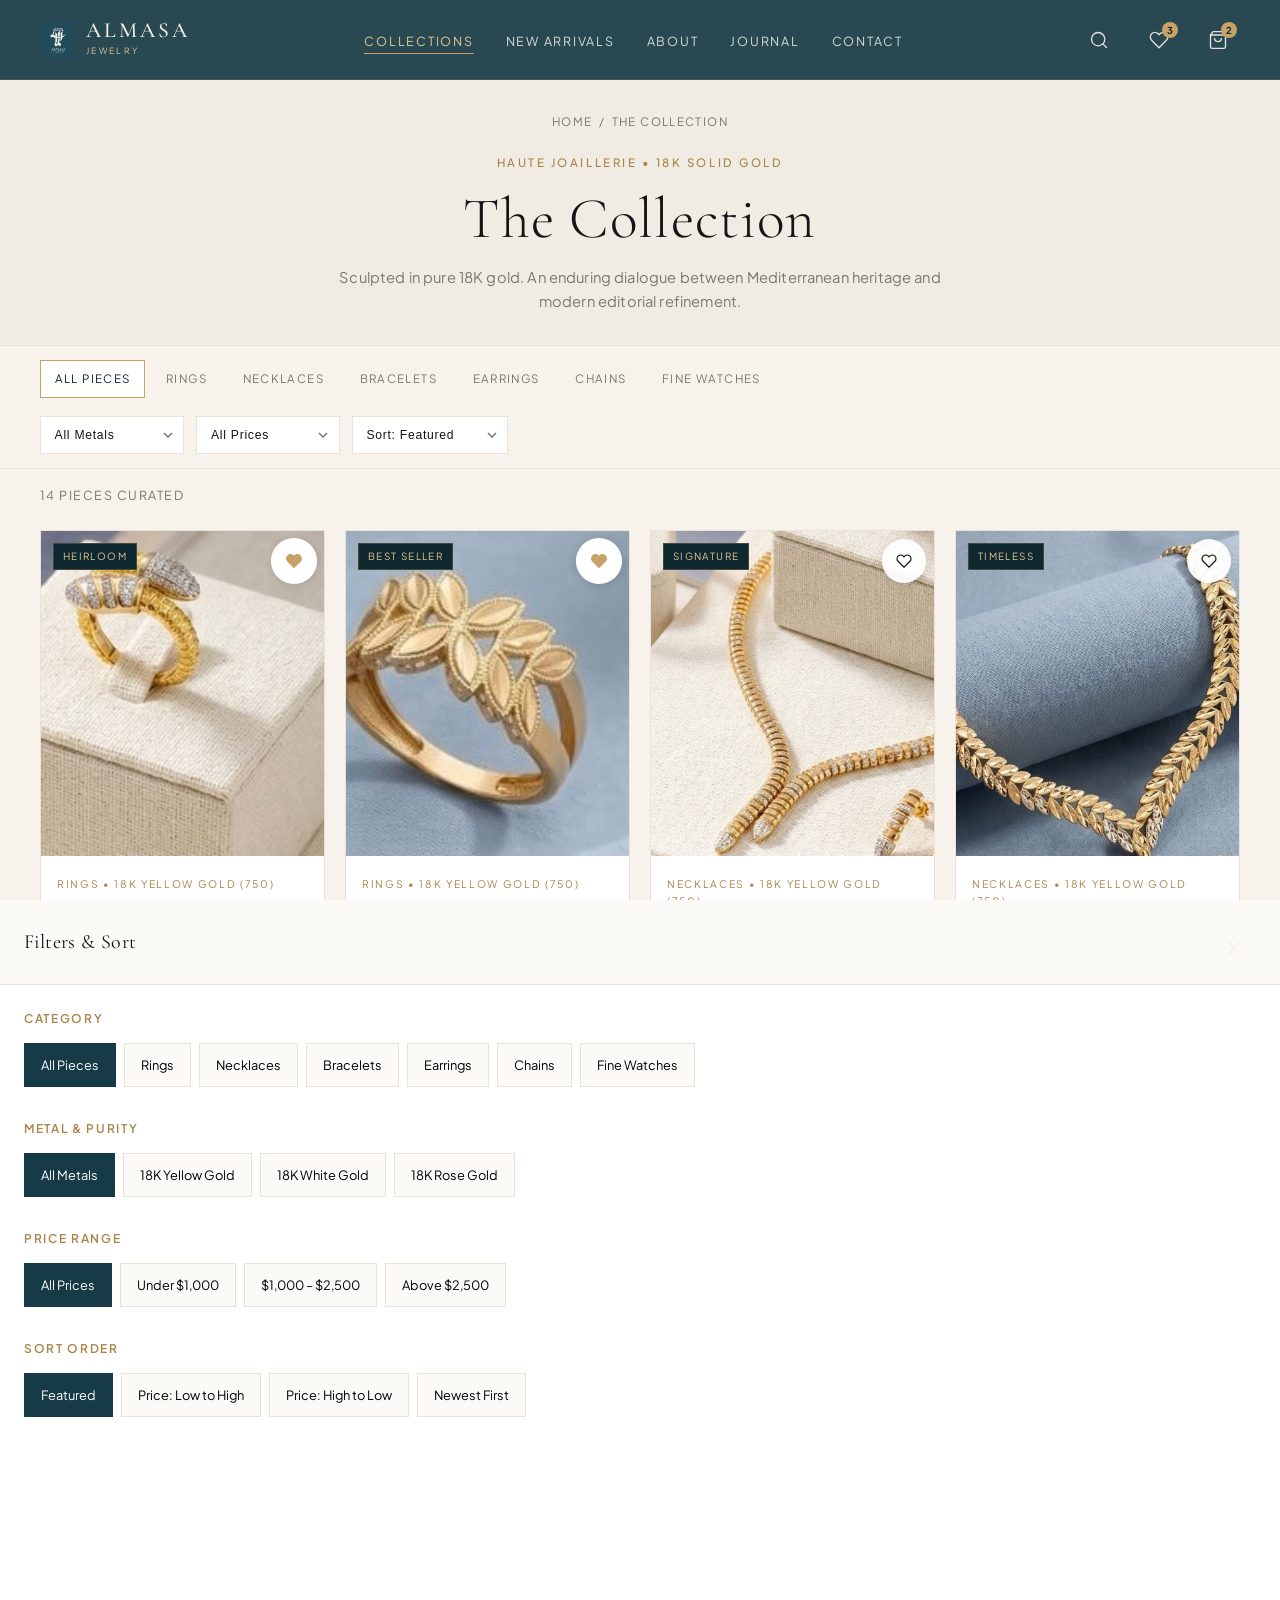
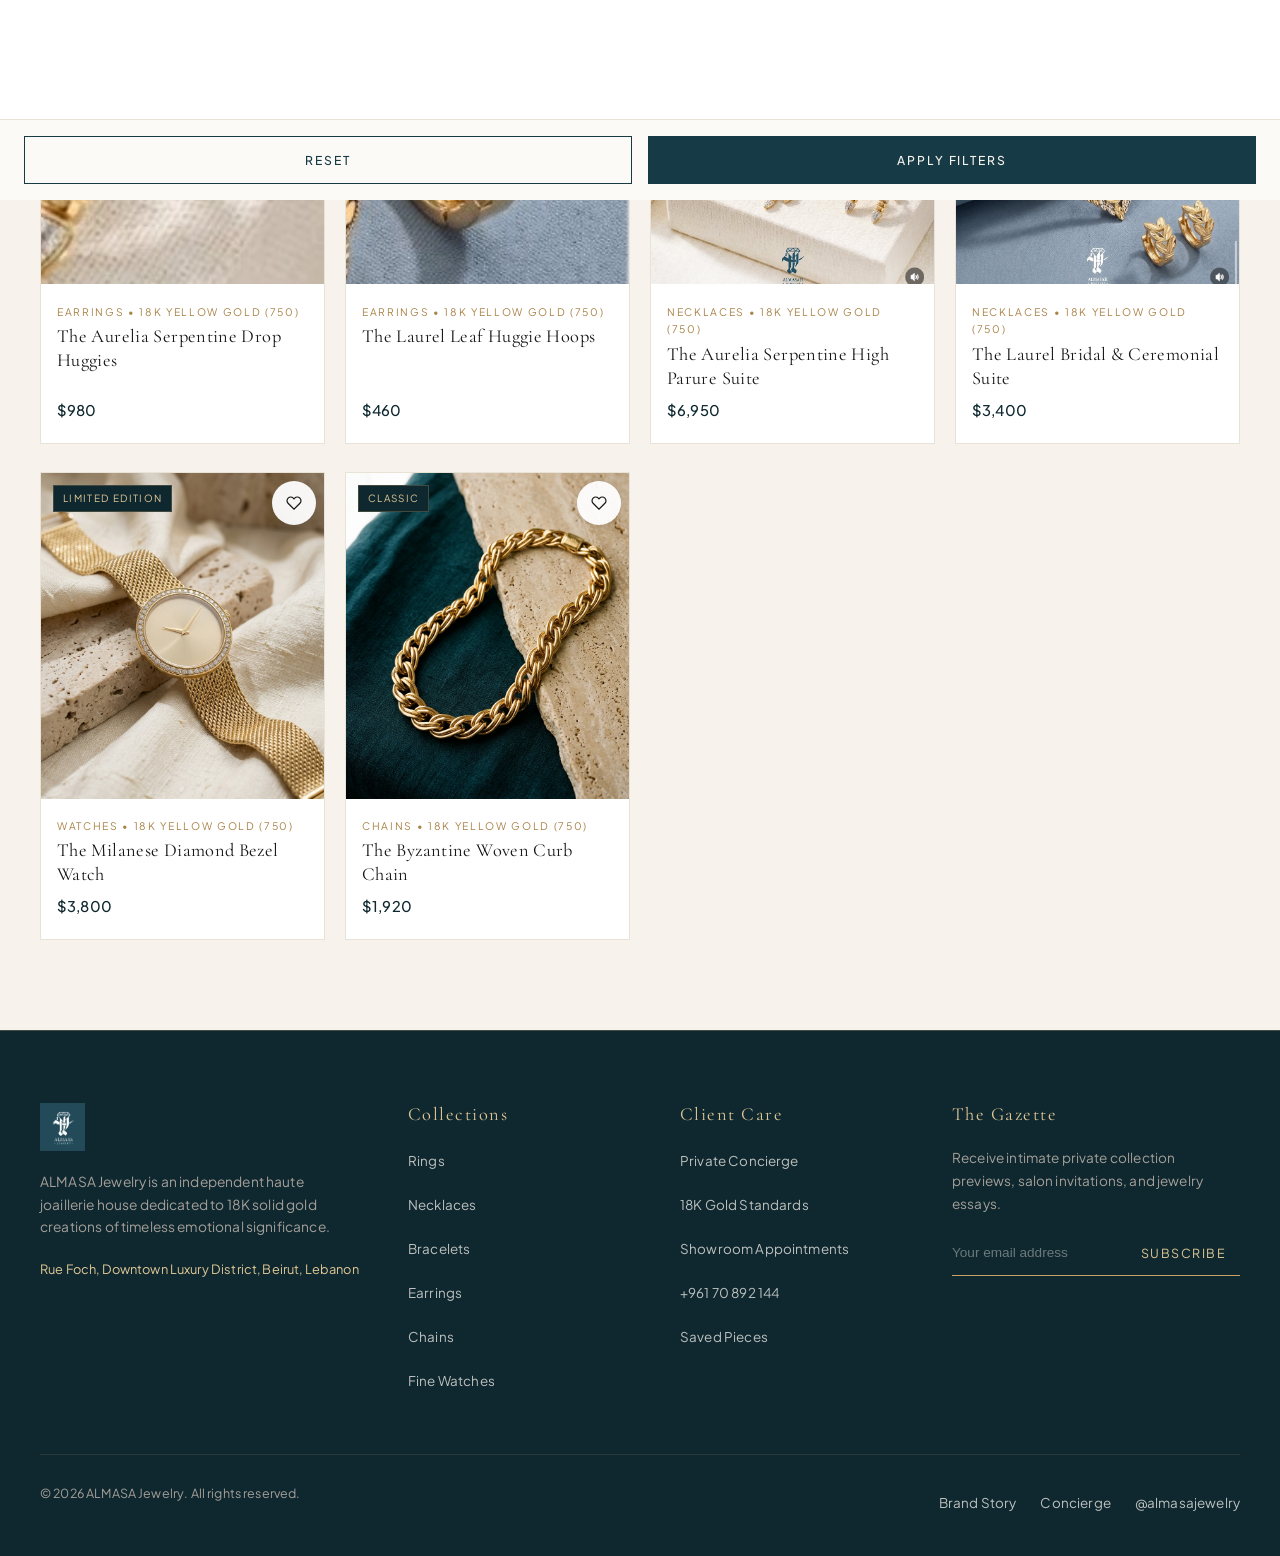
<file: shop.html>
<!DOCTYPE html>
<html lang="en">
<head>
    <meta charset="UTF-8">
    <meta name="viewport" content="width=device-width, initial-scale=1.0">
    <title>The Collection | ALMASA Jewelry</title>
    <meta name="description" content="Browse the complete catalog of ALMASA 18K solid gold fine jewelry: rings, necklaces, earrings, bracelets, chains, and watches.">
    <link rel="stylesheet" href="css/style.css">
    <link rel="icon" type="image/png" href="images/elmasa-logo.png">
</head>
<body>

    <!-- Header -->
    <header class="site-header" id="siteHeader">
        <div class="container nav-inner">
            <a href="index.html" class="nav-brand" aria-label="ALMASA Jewelry Home">
                <img src="images/elmasa-logo.png" alt="ALMASA Emblem" class="nav-brand-logo">
                <div class="nav-brand-text">
                    <span class="nav-brand-title">ALMASA</span>
                    <span class="nav-brand-sub">JEWELRY</span>
                </div>
            </a>

            <nav>
                <ul class="nav-menu">
                    <li><a href="shop.html" class="nav-link active">Collections</a></li>
                    <li><a href="shop.html?filter=new" class="nav-link">New Arrivals</a></li>
                    <li><a href="about.html" class="nav-link">About</a></li>
                    <li><a href="about.html#craftsmanship" class="nav-link">Journal</a></li>
                    <li><a href="contact.html" class="nav-link">Contact</a></li>
                </ul>
            </nav>

            <div class="nav-actions">
                <button class="nav-action-btn search-trigger" aria-label="Search Jewelry" title="Search">
                    <svg xmlns="http://www.w3.org/2000/svg" width="20" height="20" viewBox="0 0 24 24" fill="none" stroke="currentColor" stroke-width="1.6" stroke-linecap="round" stroke-linejoin="round"><circle cx="11" cy="11" r="8"/><line x1="21" y1="21" x2="16.65" y2="16.65"/></svg>
                </button>
                <a href="wishlist.html" class="nav-action-btn" aria-label="View Wishlist" title="Saved Pieces">
                    <svg xmlns="http://www.w3.org/2000/svg" width="20" height="20" viewBox="0 0 24 24" fill="none" stroke="currentColor" stroke-width="1.6" stroke-linecap="round" stroke-linejoin="round"><path d="M20.84 4.61a5.5 5.5 0 0 0-7.78 0L12 5.67l-1.06-1.06a5.5 5.5 0 0 0-7.78 7.78l1.06 1.06L12 21.23l7.78-7.78 1.06-1.06a5.5 5.5 0 0 0 0-7.78z"/></svg>
                    <span class="nav-action-badge wishlist-badge" id="wishlistBadge">0</span>
                </a>
                <a href="cart.html" class="nav-action-btn" aria-label="Shopping Bag" title="Shopping Bag">
                    <svg xmlns="http://www.w3.org/2000/svg" width="20" height="20" viewBox="0 0 24 24" fill="none" stroke="currentColor" stroke-width="1.6" stroke-linecap="round" stroke-linejoin="round"><path d="M6 2L3 6v14a2 2 0 0 0 2 2h14a2 2 0 0 0 2-2V6l-3-4z"/><line x1="3" y1="6" x2="21" y2="6"/><path d="M16 10a4 4 0 0 1-8 0"/></svg>
                    <span class="nav-action-badge cart-badge" id="cartBadge">0</span>
                </a>
                <button class="mobile-toggle" aria-label="Open Navigation Menu">
                    <span></span>
                    <span></span>
                    <span></span>
                </button>
            </div>
        </div>
    </header>

    <!-- Mobile Navigation Drawer -->
    <div class="mobile-drawer" id="mobileDrawer">
        <div class="mobile-drawer-header">
            <div class="nav-brand">
                <img src="images/elmasa-logo.png" alt="ALMASA Emblem" class="nav-brand-logo">
                <div class="nav-brand-text">
                    <span class="nav-brand-title">ALMASA</span>
                    <span class="nav-brand-sub">JEWELRY</span>
                </div>
            </div>
            <button class="mobile-drawer-close" aria-label="Close Navigation Menu">&times;</button>
        </div>

        <ul class="mobile-nav-links">
            <li><a href="index.html" class="mobile-nav-link">Home</a></li>
            <li><a href="shop.html" class="mobile-nav-link active">Collections</a></li>
            <li><a href="shop.html?filter=new" class="mobile-nav-link">New Arrivals</a></li>
            <li><a href="about.html" class="mobile-nav-link">About ALMASA</a></li>
            <li><a href="about.html#craftsmanship" class="mobile-nav-link">The Craftsmanship</a></li>
            <li><a href="contact.html" class="mobile-nav-link">Private Concierge</a></li>
            <li><a href="wishlist.html" class="mobile-nav-link">Saved Pieces</a></li>
            <li><a href="cart.html" class="mobile-nav-link">Shopping Bag</a></li>
        </ul>

        <div class="mobile-drawer-footer">
            <div class="mobile-drawer-contact">
                <p>Private Showroom & Concierge</p>
                <a href="#" data-config="phone">+961 1 985 420</a>
                <a href="#" data-config="whatsapp">WhatsApp Concierge</a>
            </div>
            <p>&copy; <span class="current-year"></span> ALMASA Jewelry. All rights reserved.</p>
        </div>
    </div>

    <!-- Search Drawer -->
    <div class="search-overlay" id="searchOverlay">
        <div class="search-box-container">
            <div class="search-input-wrapper">
                <input type="text" id="searchInput" class="search-input" placeholder="Search fine jewelry, gold, stones..." autocomplete="off">
                <button id="searchClose" class="search-close-btn" aria-label="Close search">&times;</button>
            </div>
            <div id="searchResultsArea" class="search-results-area"></div>
        </div>
    </div>

    <main>
        <!-- Shop Header & Breadcrumb -->
        <section class="shop-hero">
            <div class="container">
                <nav class="breadcrumb" aria-label="Breadcrumb">
                    <a href="index.html">Home</a>
                    <span>/</span>
                    <span id="breadcrumbCurrent">The Collection</span>
                </nav>
                <span class="eyebrow">HAUTE JOAILLERIE &bull; 18K SOLID GOLD</span>
                <h1 id="shopPageTitle" style="font-size: clamp(2rem, 4.5vw, 3.8rem); font-weight: 300;">The Collection</h1>
                <p class="section-subtitle" id="shopPageSubtitle" style="max-width: 620px; margin: 0.65rem auto 0;">
                    Sculpted in pure 18K gold. An enduring dialogue between Mediterranean heritage and modern editorial refinement.
                </p>
            </div>
        </section>

        <!-- Desktop Sticky Filter Bar -->
        <section class="shop-filter-bar">
            <div class="container filter-bar-inner">
                <div class="filter-categories" id="categoryPills">
                    <button class="filter-pill active" data-category="All">All Pieces</button>
                    <button class="filter-pill" data-category="Rings">Rings</button>
                    <button class="filter-pill" data-category="Necklaces">Necklaces</button>
                    <button class="filter-pill" data-category="Bracelets">Bracelets</button>
                    <button class="filter-pill" data-category="Earrings">Earrings</button>
                    <button class="filter-pill" data-category="Chains">Chains</button>
                    <button class="filter-pill" data-category="Watches">Fine Watches</button>
                </div>

                <div class="filter-controls">
                    <!-- Material Filter -->
                    <select id="filterMaterial" class="filter-select" aria-label="Filter by Material">
                        <option value="All">All Metals</option>
                        <option value="Yellow Gold">18K Yellow Gold</option>
                        <option value="White Gold">18K White Gold</option>
                        <option value="Rose Gold">18K Rose Gold</option>
                    </select>

                    <!-- Price Filter -->
                    <select id="filterPrice" class="filter-select" aria-label="Filter by Price">
                        <option value="All">All Prices</option>
                        <option value="under-1000">Under $1,000</option>
                        <option value="1000-2500">$1,000 – $2,500</option>
                        <option value="above-2500">Above $2,500</option>
                    </select>

                    <!-- Sort By -->
                    <select id="sortBy" class="filter-select" aria-label="Sort products">
                        <option value="featured">Sort: Featured</option>
                        <option value="price-low">Price: Low to High</option>
                        <option value="price-high">Price: High to Low</option>
                        <option value="newest">Newest First</option>
                    </select>
                </div>
            </div>
        </section>

        <!-- Mobile Filter Bar (Visible on mobile/tablet) -->
        <div class="mobile-filter-bar">
            <div class="container" style="display: flex; justify-content: space-between; align-items: center;">
                <button id="openMobileFilterBtn" class="btn-open-filters" aria-label="Open Filter and Sort Menu">
                    <svg xmlns="http://www.w3.org/2000/svg" width="16" height="16" viewBox="0 0 24 24" fill="none" stroke="currentColor" stroke-width="1.8"><polygon points="22 3 2 3 10 12.46 10 19 14 21 14 12.46 22 3"/></svg>
                    <span>Filters & Sort</span>
                    <span id="mobileFilterBadge" style="background: var(--color-gold); color: var(--color-teal-deep); border-radius: 50%; font-size: 0.65rem; width: 18px; height: 18px; display: none; align-items: center; justify-content: center; margin-left: 0.25rem;">0</span>
                </button>
                <span id="mobileProductCount" style="font-size: 0.74rem; text-transform: uppercase; letter-spacing: 0.1em; color: var(--color-text-muted);">14 pieces</span>
            </div>
        </div>

        <!-- Mobile Filter Full-Screen Drawer -->
        <div class="mobile-filter-drawer" id="mobileFilterDrawer">
            <div class="mobile-filter-header">
                <h3 style="font-size: 1.25rem; font-family: var(--font-serif);">Filters & Sort</h3>
                <button id="closeMobileFilterBtn" class="mobile-drawer-close" aria-label="Close Filter Menu">&times;</button>
            </div>
            <div class="mobile-filter-body">
                <!-- Category Group -->
                <div class="mobile-filter-group">
                    <div class="mobile-filter-group-title">Category</div>
                    <div class="mobile-filter-options" id="mobileFilterCategories">
                        <button class="mobile-filter-opt-btn active" data-filter="category" data-val="All">All Pieces</button>
                        <button class="mobile-filter-opt-btn" data-filter="category" data-val="Rings">Rings</button>
                        <button class="mobile-filter-opt-btn" data-filter="category" data-val="Necklaces">Necklaces</button>
                        <button class="mobile-filter-opt-btn" data-filter="category" data-val="Bracelets">Bracelets</button>
                        <button class="mobile-filter-opt-btn" data-filter="category" data-val="Earrings">Earrings</button>
                        <button class="mobile-filter-opt-btn" data-filter="category" data-val="Chains">Chains</button>
                        <button class="mobile-filter-opt-btn" data-filter="category" data-val="Watches">Fine Watches</button>
                    </div>
                </div>

                <!-- Metal Group -->
                <div class="mobile-filter-group">
                    <div class="mobile-filter-group-title">Metal & Purity</div>
                    <div class="mobile-filter-options" id="mobileFilterMetals">
                        <button class="mobile-filter-opt-btn active" data-filter="metal" data-val="All">All Metals</button>
                        <button class="mobile-filter-opt-btn" data-filter="metal" data-val="Yellow Gold">18K Yellow Gold</button>
                        <button class="mobile-filter-opt-btn" data-filter="metal" data-val="White Gold">18K White Gold</button>
                        <button class="mobile-filter-opt-btn" data-filter="metal" data-val="Rose Gold">18K Rose Gold</button>
                    </div>
                </div>

                <!-- Price Group -->
                <div class="mobile-filter-group">
                    <div class="mobile-filter-group-title">Price Range</div>
                    <div class="mobile-filter-options" id="mobileFilterPrices">
                        <button class="mobile-filter-opt-btn active" data-filter="price" data-val="All">All Prices</button>
                        <button class="mobile-filter-opt-btn" data-filter="price" data-val="under-1000">Under $1,000</button>
                        <button class="mobile-filter-opt-btn" data-filter="price" data-val="1000-2500">$1,000 – $2,500</button>
                        <button class="mobile-filter-opt-btn" data-filter="price" data-val="above-2500">Above $2,500</button>
                    </div>
                </div>

                <!-- Sort Group -->
                <div class="mobile-filter-group">
                    <div class="mobile-filter-group-title">Sort Order</div>
                    <div class="mobile-filter-options" id="mobileFilterSorts">
                        <button class="mobile-filter-opt-btn active" data-filter="sort" data-val="featured">Featured</button>
                        <button class="mobile-filter-opt-btn" data-filter="sort" data-val="price-low">Price: Low to High</button>
                        <button class="mobile-filter-opt-btn" data-filter="sort" data-val="price-high">Price: High to Low</button>
                        <button class="mobile-filter-opt-btn" data-filter="sort" data-val="newest">Newest First</button>
                    </div>
                </div>
            </div>

            <div class="mobile-filter-footer">
                <button id="mobileFilterClearBtn" class="btn btn-secondary">Reset</button>
                <button id="mobileFilterApplyBtn" class="btn btn-primary">Apply Filters</button>
            </div>
        </div>

        <!-- Desktop Active Filter Summary Strip -->
        <section style="padding: 1rem 0 0;">
            <div class="container" style="display: flex; justify-content: space-between; align-items: center;">
                <span id="productCount" style="font-size: 0.78rem; text-transform: uppercase; letter-spacing: 0.12em; color: var(--color-text-muted);">Showing all pieces</span>
                <button id="clearFiltersBtn" class="btn-text" style="display: none; font-size: 0.74rem;">Reset Filters</button>
            </div>
        </section>

        <!-- Product Grid -->
        <section class="section" style="padding-top: 1.5rem;">
            <div class="container">
                <div class="product-grid" id="shopProductGrid">
                    <!-- Populated by JavaScript -->
                </div>

                <!-- Empty State Container -->
                <div id="shopEmptyState" class="empty-state" style="display: none;">
                    <span class="eyebrow">NO MATCHES FOUND</span>
                    <h3>A Rare Request</h3>
                    <p>We could not find any pieces matching your chosen criteria. Our concierge is available to source or custom-craft bespoke commissions.</p>
                    <button id="emptyResetBtn" class="btn btn-primary">Reset Filters</button>
                </div>
            </div>
        </section>
    </main>

    <!-- Footer -->
    <footer class="site-footer">
        <div class="container">
            <div class="footer-top">
                <div>
                    <img src="images/elmasa-logo.png" alt="ALMASA Jewelry" class="footer-brand-logo">
                    <p class="footer-statement">ALMASA Jewelry is an independent haute joaillerie house dedicated to 18K solid gold creations of timeless emotional significance.</p>
                    <p style="font-size: 0.8rem; color: var(--color-gold-light);"><span data-config="address">Rue Foch, Downtown Luxury District, Beirut</span></p>
                </div>

                <div class="footer-column">
                    <h4>Collections</h4>
                    <ul class="footer-links">
                        <li><a href="shop.html?category=Rings" class="footer-link">Rings</a></li>
                        <li><a href="shop.html?category=Necklaces" class="footer-link">Necklaces</a></li>
                        <li><a href="shop.html?category=Bracelets" class="footer-link">Bracelets</a></li>
                        <li><a href="shop.html?category=Earrings" class="footer-link">Earrings</a></li>
                        <li><a href="shop.html?category=Chains" class="footer-link">Chains</a></li>
                        <li><a href="shop.html?category=Watches" class="footer-link">Fine Watches</a></li>
                    </ul>
                </div>

                <div class="footer-column">
                    <h4>Client Care</h4>
                    <ul class="footer-links">
                        <li><a href="contact.html" class="footer-link">Private Concierge</a></li>
                        <li><a href="about.html#craftsmanship" class="footer-link">18K Gold Standards</a></li>
                        <li><a href="contact.html#showroom" class="footer-link">Showroom Appointments</a></li>
                        <li><a href="#" data-config="whatsapp" class="footer-link">WhatsApp Inquiries</a></li>
                        <li><a href="wishlist.html" class="footer-link">Saved Pieces</a></li>
                    </ul>
                </div>

                <div class="footer-column">
                    <h4>The Gazette</h4>
                    <p style="font-size: 0.85rem; color: var(--color-text-dim); margin-bottom: 1rem;">Receive intimate private collection previews, salon invitations, and jewelry essays.</p>
                    <form class="newsletter-form">
                        <div class="newsletter-input-group">
                            <input type="email" class="newsletter-input" placeholder="Your email address" required>
                            <button type="submit" class="newsletter-btn">Subscribe</button>
                        </div>
                        <span class="newsletter-msg"></span>
                    </form>
                </div>
            </div>

            <div class="footer-bottom">
                <p>&copy; <span class="current-year"></span> ALMASA Jewelry. All rights reserved.</p>
                <div style="display: flex; gap: 1.5rem;">
                    <a href="about.html" class="footer-link">Brand Story</a>
                    <a href="contact.html" class="footer-link">Concierge</a>
                    <a href="#" data-config="instagram" target="_blank" rel="noopener" class="footer-link">Instagram</a>
                </div>
            </div>
        </div>
    </footer>

    <!-- Scripts -->
    <script src="js/config.js"></script>
    <script src="js/products.js"></script>
    <script src="js/cart.js"></script>
    <script src="js/wishlist.js"></script>
    <script src="js/app.js"></script>
    <script>
        document.addEventListener('DOMContentLoaded', () => {
            const grid = document.getElementById('shopProductGrid');
            const emptyState = document.getElementById('shopEmptyState');
            const categoryPills = document.querySelectorAll('.filter-pill');
            const materialSelect = document.getElementById('filterMaterial');
            const priceSelect = document.getElementById('filterPrice');
            const sortSelect = document.getElementById('sortBy');
            const countDisplay = document.getElementById('productCount');
            const mobileCountDisplay = document.getElementById('mobileProductCount');
            const clearBtn = document.getElementById('clearFiltersBtn');
            const emptyResetBtn = document.getElementById('emptyResetBtn');

            // Mobile filter drawer elements
            const mobileFilterDrawer = document.getElementById('mobileFilterDrawer');
            const openMobileFilterBtn = document.getElementById('openMobileFilterBtn');
            const closeMobileFilterBtn = document.getElementById('closeMobileFilterBtn');
            const mobileFilterClearBtn = document.getElementById('mobileFilterClearBtn');
            const mobileFilterApplyBtn = document.getElementById('mobileFilterApplyBtn');
            const mobileFilterBadge = document.getElementById('mobileFilterBadge');

            // Current filter state
            const urlParams = new URLSearchParams(window.location.search);
            let activeCategory = urlParams.get('category') || 'All';
            let activeMaterial = 'All';
            let activePrice = 'All';
            let activeSort = 'featured';
            const initialCollection = urlParams.get('collection');
            const initialFilter = urlParams.get('filter');

            // Sync Desktop category pills
            categoryPills.forEach(pill => {
                if (pill.getAttribute('data-category').toLowerCase() === activeCategory.toLowerCase()) {
                    categoryPills.forEach(p => p.classList.remove('active'));
                    pill.classList.add('active');
                }
            });

            if (initialCollection) {
                document.getElementById('shopPageTitle').textContent = initialCollection;
                document.getElementById('breadcrumbCurrent').textContent = initialCollection;
            } else if (activeCategory !== 'All') {
                document.getElementById('shopPageTitle').textContent = activeCategory;
                document.getElementById('breadcrumbCurrent').textContent = activeCategory;
            }

            // Sync Mobile Drawer buttons
            function syncMobileDrawerUI() {
                document.querySelectorAll('.mobile-filter-opt-btn').forEach(btn => {
                    const fType = btn.getAttribute('data-filter');
                    const fVal = btn.getAttribute('data-val');
                    let isActive = false;
                    if (fType === 'category' && fVal.toLowerCase() === activeCategory.toLowerCase()) isActive = true;
                    if (fType === 'metal' && fVal === activeMaterial) isActive = true;
                    if (fType === 'price' && fVal === activePrice) isActive = true;
                    if (fType === 'sort' && fVal === activeSort) isActive = true;
                    btn.classList.toggle('active', isActive);
                });

                // Count active custom filters
                let customFilterCount = 0;
                if (activeCategory !== 'All') customFilterCount++;
                if (activeMaterial !== 'All') customFilterCount++;
                if (activePrice !== 'All') customFilterCount++;
                if (activeSort !== 'featured') customFilterCount++;

                if (mobileFilterBadge) {
                    if (customFilterCount > 0) {
                        mobileFilterBadge.style.display = 'inline-flex';
                        mobileFilterBadge.textContent = customFilterCount;
                    } else {
                        mobileFilterBadge.style.display = 'none';
                    }
                }
            }

            function filterAndRender() {
                let items = ProductsAPI.getAll();

                // Collection filter (from URL)
                if (initialCollection) {
                    items = items.filter(p => p.collection.toLowerCase() === initialCollection.toLowerCase());
                }

                // New Arrivals filter (from URL)
                if (initialFilter === 'new') {
                    items = items.filter(p => p.badge && (p.badge.toLowerCase().includes('new') || p.badge.toLowerCase().includes('heirloom') || p.badge.toLowerCase().includes('signature')));
                    document.getElementById('shopPageTitle').textContent = "New Arrivals";
                    document.getElementById('breadcrumbCurrent').textContent = "New Arrivals";
                }

                // Category filter
                if (activeCategory && activeCategory !== 'All') {
                    items = items.filter(p => p.category.toLowerCase() === activeCategory.toLowerCase());
                }

                // Material filter
                if (activeMaterial !== 'All') {
                    items = items.filter(p => p.material.toLowerCase().includes(activeMaterial.toLowerCase()));
                }

                // Price filter
                if (activePrice === 'under-1000') {
                    items = items.filter(p => p.price && p.price < 1000);
                } else if (activePrice === '1000-2500') {
                    items = items.filter(p => p.price && p.price >= 1000 && p.price <= 2500);
                } else if (activePrice === 'above-2500') {
                    items = items.filter(p => p.price && p.price > 2500);
                }

                // Sort
                if (activeSort === 'price-low') {
                    items.sort((a, b) => (a.price || 0) - (b.price || 0));
                } else if (activeSort === 'price-high') {
                    items.sort((a, b) => (b.price || 0) - (a.price || 0));
                } else if (activeSort === 'newest') {
                    items.sort((a, b) => b.id - a.id);
                }

                // Render count
                const countText = `${items.length} ${items.length === 1 ? 'piece' : 'pieces'} curated`;
                if (countDisplay) countDisplay.textContent = countText;
                if (mobileCountDisplay) mobileCountDisplay.textContent = `${items.length} pieces`;

                const isFiltered = activeCategory !== 'All' || activeMaterial !== 'All' || activePrice !== 'All';
                if (clearBtn) clearBtn.style.display = isFiltered ? 'inline-block' : 'none';

                syncMobileDrawerUI();

                if (items.length === 0) {
                    grid.style.display = 'none';
                    emptyState.style.display = 'block';
                    return;
                }

                grid.style.display = 'grid';
                emptyState.style.display = 'none';

                grid.innerHTML = items.map(p => {
                    const isWishlisted = WishlistAPI.isInWishlist(p.id);
                    return `
                        <div class="product-card">
                            <div class="product-card-image-wrap">
                                ${p.badge ? `<span class="product-card-badge">${p.badge}</span>` : ''}
                                <button class="product-card-wishlist ${isWishlisted ? 'active' : ''}" data-id="${p.id}" aria-label="Save to Wishlist" title="Save to Wishlist">
                                    <svg xmlns="http://www.w3.org/2000/svg" width="16" height="16" viewBox="0 0 24 24" fill="none" stroke="currentColor" stroke-width="1.8"><path d="M20.84 4.61a5.5 5.5 0 0 0-7.78 0L12 5.67l-1.06-1.06a5.5 5.5 0 0 0-7.78 7.78l1.06 1.06L12 21.23l7.78-7.78 1.06-1.06a5.5 5.5 0 0 0 0-7.78z"/></svg>
                                </button>
                                <a href="product.html?id=${p.id}">
                                    <img src="${p.image}" alt="${p.name}" class="product-card-img" loading="lazy">
                                </a>
                                <div class="product-card-hover-actions">
                                    <button class="btn-quick-add" data-id="${p.id}">Quick Add to Bag</button>
                                </div>
                            </div>
                            <div class="product-card-info">
                                <span class="product-card-category">${p.category} &bull; ${p.goldPurity}</span>
                                <h4 class="product-card-title"><a href="product.html?id=${p.id}">${p.name}</a></h4>
                                <span class="product-card-price">${ALMASA_CONFIG.currency.format(p.price)}</span>
                            </div>
                        </div>
                    `;
                }).join('');

                // Bind Quick Add
                grid.querySelectorAll('.btn-quick-add').forEach(btn => {
                    btn.addEventListener('click', (e) => {
                        const id = e.target.getAttribute('data-id');
                        CartAPI.addToCart(id, 'Standard', 1);
                    });
                });

                // Bind Wishlist Toggle
                grid.querySelectorAll('.product-card-wishlist').forEach(btn => {
                    btn.addEventListener('click', (e) => {
                        const btnEl = e.currentTarget;
                        const id = btnEl.getAttribute('data-id');
                        const added = WishlistAPI.toggle(id);
                        btnEl.classList.toggle('active', added);
                    });
                });
            }

            // Desktop Category Pills
            categoryPills.forEach(pill => {
                pill.addEventListener('click', () => {
                    categoryPills.forEach(p => p.classList.remove('active'));
                    pill.classList.add('active');
                    activeCategory = pill.getAttribute('data-category');
                    document.getElementById('shopPageTitle').textContent = activeCategory === 'All' ? 'The Collection' : activeCategory;
                    document.getElementById('breadcrumbCurrent').textContent = activeCategory === 'All' ? 'The Collection' : activeCategory;
                    filterAndRender();
                });
            });

            // Desktop Select Controls
            materialSelect.addEventListener('change', () => {
                activeMaterial = materialSelect.value;
                filterAndRender();
            });
            priceSelect.addEventListener('change', () => {
                activePrice = priceSelect.value;
                filterAndRender();
            });
            sortSelect.addEventListener('change', () => {
                activeSort = sortSelect.value;
                filterAndRender();
            });

            // Mobile Drawer Button Listeners
            document.querySelectorAll('.mobile-filter-opt-btn').forEach(btn => {
                btn.addEventListener('click', () => {
                    const fType = btn.getAttribute('data-filter');
                    const fVal = btn.getAttribute('data-val');
                    const parent = btn.parentElement;
                    parent.querySelectorAll('.mobile-filter-opt-btn').forEach(b => b.classList.remove('active'));
                    btn.classList.add('active');

                    if (fType === 'category') activeCategory = fVal;
                    if (fType === 'metal') {
                        activeMaterial = fVal;
                        materialSelect.value = fVal;
                    }
                    if (fType === 'price') {
                        activePrice = fVal;
                        priceSelect.value = fVal;
                    }
                    if (fType === 'sort') {
                        activeSort = fVal;
                        sortSelect.value = fVal;
                    }
                });
            });

            // Open Mobile Filter Drawer
            if (openMobileFilterBtn) {
                openMobileFilterBtn.addEventListener('click', () => {
                    syncMobileDrawerUI();
                    mobileFilterDrawer.classList.add('active');
                    document.body.style.overflow = 'hidden';
                });
            }

            // Close Mobile Filter Drawer
            const closeDrawer = () => {
                mobileFilterDrawer.classList.remove('active');
                document.body.style.overflow = '';
            };
            if (closeMobileFilterBtn) closeMobileFilterBtn.addEventListener('click', closeDrawer);

            if (mobileFilterApplyBtn) {
                mobileFilterApplyBtn.addEventListener('click', () => {
                    // Update desktop pill state
                    categoryPills.forEach(p => {
                        p.classList.toggle('active', p.getAttribute('data-category').toLowerCase() === activeCategory.toLowerCase());
                    });
                    document.getElementById('shopPageTitle').textContent = activeCategory === 'All' ? 'The Collection' : activeCategory;
                    document.getElementById('breadcrumbCurrent').textContent = activeCategory === 'All' ? 'The Collection' : activeCategory;
                    filterAndRender();
                    closeDrawer();
                });
            }

            const resetAll = () => {
                activeCategory = 'All';
                activeMaterial = 'All';
                activePrice = 'All';
                activeSort = 'featured';

                categoryPills.forEach(p => p.classList.remove('active'));
                categoryPills[0].classList.add('active');
                materialSelect.value = 'All';
                priceSelect.value = 'All';
                sortSelect.value = 'featured';

                document.getElementById('shopPageTitle').textContent = 'The Collection';
                document.getElementById('breadcrumbCurrent').textContent = 'The Collection';
                filterAndRender();
                closeDrawer();
            };

            if (clearBtn) clearBtn.addEventListener('click', resetAll);
            if (emptyResetBtn) emptyResetBtn.addEventListener('click', resetAll);
            if (mobileFilterClearBtn) mobileFilterClearBtn.addEventListener('click', resetAll);

            // Initial render
            filterAndRender();
        });
    </script>
</body>
</html>
</file>
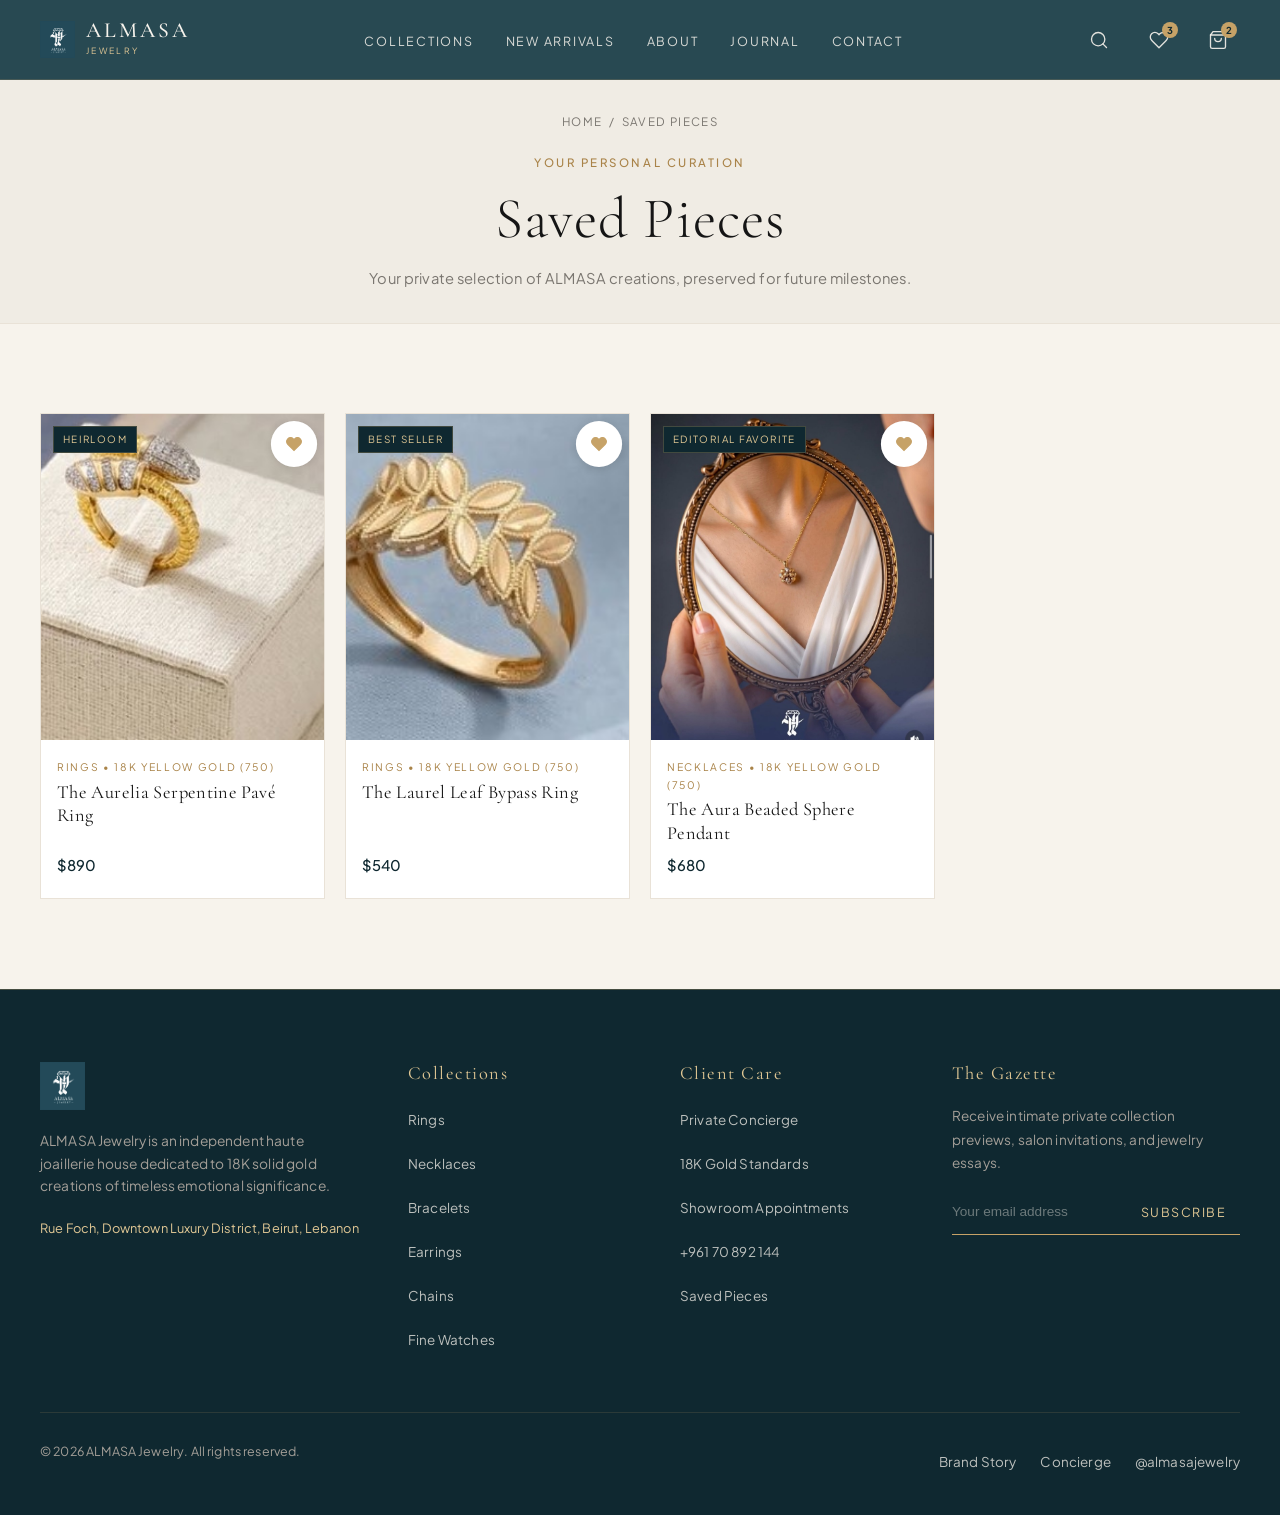
<file: wishlist.html>
<!DOCTYPE html>
<html lang="en">
<head>
    <meta charset="UTF-8">
    <meta name="viewport" content="width=device-width, initial-scale=1.0">
    <title>Saved Pieces | ALMASA Jewelry</title>
    <meta name="description" content="View your personal wishlist of fine 18K gold creations at ALMASA Jewelry.">
    <link rel="stylesheet" href="css/style.css">
    <link rel="icon" type="image/png" href="images/elmasa-logo.png">
</head>
<body>

    <!-- Header -->
    <header class="site-header" id="siteHeader">
        <div class="container nav-inner">
            <a href="index.html" class="nav-brand" aria-label="ALMASA Jewelry Home">
                <img src="images/elmasa-logo.png" alt="ALMASA Emblem" class="nav-brand-logo">
                <div class="nav-brand-text">
                    <span class="nav-brand-title">ALMASA</span>
                    <span class="nav-brand-sub">JEWELRY</span>
                </div>
            </a>

            <nav>
                <ul class="nav-menu">
                    <li><a href="shop.html" class="nav-link">Collections</a></li>
                    <li><a href="shop.html?filter=new" class="nav-link">New Arrivals</a></li>
                    <li><a href="about.html" class="nav-link">About</a></li>
                    <li><a href="about.html#craftsmanship" class="nav-link">Journal</a></li>
                    <li><a href="contact.html" class="nav-link">Contact</a></li>
                </ul>
            </nav>

            <div class="nav-actions">
                <button class="nav-action-btn search-trigger" aria-label="Search Jewelry" title="Search">
                    <svg xmlns="http://www.w3.org/2000/svg" width="20" height="20" viewBox="0 0 24 24" fill="none" stroke="currentColor" stroke-width="1.6" stroke-linecap="round" stroke-linejoin="round"><circle cx="11" cy="11" r="8"/><line x1="21" y1="21" x2="16.65" y2="16.65"/></svg>
                </button>
                <a href="wishlist.html" class="nav-action-btn" aria-label="View Wishlist" title="Saved Pieces">
                    <svg xmlns="http://www.w3.org/2000/svg" width="20" height="20" viewBox="0 0 24 24" fill="none" stroke="currentColor" stroke-width="1.6" stroke-linecap="round" stroke-linejoin="round"><path d="M20.84 4.61a5.5 5.5 0 0 0-7.78 0L12 5.67l-1.06-1.06a5.5 5.5 0 0 0-7.78 7.78l1.06 1.06L12 21.23l7.78-7.78 1.06-1.06a5.5 5.5 0 0 0 0-7.78z"/></svg>
                    <span class="nav-action-badge wishlist-badge" id="wishlistBadge">0</span>
                </a>
                <a href="cart.html" class="nav-action-btn" aria-label="Shopping Bag" title="Shopping Bag">
                    <svg xmlns="http://www.w3.org/2000/svg" width="20" height="20" viewBox="0 0 24 24" fill="none" stroke="currentColor" stroke-width="1.6" stroke-linecap="round" stroke-linejoin="round"><path d="M6 2L3 6v14a2 2 0 0 0 2 2h14a2 2 0 0 0 2-2V6l-3-4z"/><line x1="3" y1="6" x2="21" y2="6"/><path d="M16 10a4 4 0 0 1-8 0"/></svg>
                    <span class="nav-action-badge cart-badge" id="cartBadge">0</span>
                </a>
                <button class="mobile-toggle" aria-label="Open Navigation Menu">
                    <span></span>
                    <span></span>
                    <span></span>
                </button>
            </div>
        </div>
    </header>

    <!-- Mobile Drawer -->
    <div class="mobile-drawer" id="mobileDrawer">
        <div class="mobile-drawer-header">
            <div class="nav-brand">
                <img src="images/elmasa-logo.png" alt="ALMASA Emblem" class="nav-brand-logo">
                <div class="nav-brand-text">
                    <span class="nav-brand-title">ALMASA</span>
                    <span class="nav-brand-sub">JEWELRY</span>
                </div>
            </div>
            <button class="mobile-drawer-close" aria-label="Close Navigation Menu">&times;</button>
        </div>
        <ul class="mobile-nav-links">
            <li><a href="index.html" class="mobile-nav-link">Home</a></li>
            <li><a href="shop.html" class="mobile-nav-link">Collections</a></li>
            <li><a href="shop.html?filter=new" class="mobile-nav-link">New Arrivals</a></li>
            <li><a href="about.html" class="mobile-nav-link">About ALMASA</a></li>
            <li><a href="about.html#craftsmanship" class="mobile-nav-link">The Craftsmanship</a></li>
            <li><a href="contact.html" class="mobile-nav-link">Private Concierge</a></li>
            <li><a href="wishlist.html" class="mobile-nav-link active">Saved Pieces</a></li>
            <li><a href="cart.html" class="mobile-nav-link">Shopping Bag</a></li>
        </ul>
        <div class="mobile-drawer-footer">
            <p>&copy; <span class="current-year"></span> ALMASA Jewelry.</p>
        </div>
    </div>

    <!-- Search Overlay -->
    <div class="search-overlay" id="searchOverlay">
        <div class="search-box-container">
            <div class="search-input-wrapper">
                <input type="text" id="searchInput" class="search-input" placeholder="Search fine jewelry, gold, stones..." autocomplete="off">
                <button id="searchClose" class="search-close-btn" aria-label="Close search">&times;</button>
            </div>
            <div id="searchResultsArea" class="search-results-area"></div>
        </div>
    </div>

    <main>
        <section class="shop-hero">
            <div class="container">
                <nav class="breadcrumb" aria-label="Breadcrumb">
                    <a href="index.html">Home</a>
                    <span>/</span>
                    <span>Saved Pieces</span>
                </nav>
                <span class="eyebrow">YOUR PERSONAL CURATION</span>
                <h1 style="font-size: clamp(2.4rem, 4.5vw, 3.8rem); font-weight: 300;">Saved Pieces</h1>
                <p class="section-subtitle" style="max-width: 620px; margin: 0.75rem auto 0;">
                    Your private selection of ALMASA creations, preserved for future milestones.
                </p>
            </div>
        </section>

        <section class="section">
            <div class="container">
                <!-- Wishlist Items Grid -->
                <div class="product-grid" id="wishlistGrid">
                    <!-- Populated by JS -->
                </div>

                <!-- Empty State -->
                <div id="wishlistEmptyState" class="empty-state" style="display: none;">
                    <span class="eyebrow">YOUR WISHLIST IS EMPTY</span>
                    <h3>Curate Your Heirlooms</h3>
                    <p>You have not saved any pieces yet. Explore our 18K solid gold collections to curate your personal repertoire of timeless jewelry.</p>
                    <a href="shop.html" class="btn btn-primary">Explore the Collection</a>
                </div>
            </div>
        </section>
    </main>

    <!-- Footer -->
    <footer class="site-footer">
        <div class="container">
            <div class="footer-top">
                <div>
                    <img src="images/elmasa-logo.png" alt="ALMASA Jewelry" class="footer-brand-logo">
                    <p class="footer-statement">ALMASA Jewelry is an independent haute joaillerie house dedicated to 18K solid gold creations of timeless emotional significance.</p>
                    <p style="font-size: 0.8rem; color: var(--color-gold-light);"><span data-config="address">Rue Foch, Downtown Luxury District, Beirut</span></p>
                </div>

                <div class="footer-column">
                    <h4>Collections</h4>
                    <ul class="footer-links">
                        <li><a href="shop.html?category=Rings" class="footer-link">Rings</a></li>
                        <li><a href="shop.html?category=Necklaces" class="footer-link">Necklaces</a></li>
                        <li><a href="shop.html?category=Bracelets" class="footer-link">Bracelets</a></li>
                        <li><a href="shop.html?category=Earrings" class="footer-link">Earrings</a></li>
                        <li><a href="shop.html?category=Chains" class="footer-link">Chains</a></li>
                        <li><a href="shop.html?category=Watches" class="footer-link">Fine Watches</a></li>
                    </ul>
                </div>

                <div class="footer-column">
                    <h4>Client Care</h4>
                    <ul class="footer-links">
                        <li><a href="contact.html" class="footer-link">Private Concierge</a></li>
                        <li><a href="about.html#craftsmanship" class="footer-link">18K Gold Standards</a></li>
                        <li><a href="contact.html#showroom" class="footer-link">Showroom Appointments</a></li>
                        <li><a href="#" data-config="whatsapp" class="footer-link">WhatsApp Inquiries</a></li>
                        <li><a href="wishlist.html" class="footer-link">Saved Pieces</a></li>
                    </ul>
                </div>

                <div class="footer-column">
                    <h4>The Gazette</h4>
                    <p style="font-size: 0.85rem; color: var(--color-text-dim); margin-bottom: 1rem;">Receive intimate private collection previews, salon invitations, and jewelry essays.</p>
                    <form class="newsletter-form">
                        <div class="newsletter-input-group">
                            <input type="email" class="newsletter-input" placeholder="Your email address" required>
                            <button type="submit" class="newsletter-btn">Subscribe</button>
                        </div>
                        <span class="newsletter-msg"></span>
                    </form>
                </div>
            </div>

            <div class="footer-bottom">
                <p>&copy; <span class="current-year"></span> ALMASA Jewelry. All rights reserved.</p>
                <div style="display: flex; gap: 1.5rem;">
                    <a href="about.html" class="footer-link">Brand Story</a>
                    <a href="contact.html" class="footer-link">Concierge</a>
                    <a href="#" data-config="instagram" target="_blank" rel="noopener" class="footer-link">Instagram</a>
                </div>
            </div>
        </div>
    </footer>

    <!-- Scripts -->
    <script src="js/config.js"></script>
    <script src="js/products.js"></script>
    <script src="js/cart.js"></script>
    <script src="js/wishlist.js"></script>
    <script src="js/app.js"></script>
    <script>
        document.addEventListener('DOMContentLoaded', () => {
            const grid = document.getElementById('wishlistGrid');
            const emptyState = document.getElementById('wishlistEmptyState');

            function renderWishlist() {
                const ids = WishlistAPI.getWishlist();
                const products = ids.map(id => ProductsAPI.getById(id)).filter(Boolean);

                if (products.length === 0) {
                    grid.style.display = 'none';
                    emptyState.style.display = 'block';
                    return;
                }

                grid.style.display = 'grid';
                emptyState.style.display = 'none';

                grid.innerHTML = products.map(p => `
                    <div class="product-card">
                        <div class="product-card-image-wrap">
                            ${p.badge ? `<span class="product-card-badge">${p.badge}</span>` : ''}
                            <button class="product-card-wishlist active" data-id="${p.id}" aria-label="Remove from Wishlist" title="Remove from Wishlist">
                                <svg xmlns="http://www.w3.org/2000/svg" width="16" height="16" viewBox="0 0 24 24" fill="#C6A267" stroke="#C6A267" stroke-width="1.8"><path d="M20.84 4.61a5.5 5.5 0 0 0-7.78 0L12 5.67l-1.06-1.06a5.5 5.5 0 0 0-7.78 7.78l1.06 1.06L12 21.23l7.78-7.78 1.06-1.06a5.5 5.5 0 0 0 0-7.78z"/></svg>
                            </button>
                            <a href="product.html?id=${p.id}">
                                <img src="${p.image}" alt="${p.name}" class="product-card-img" loading="lazy">
                            </a>
                            <div class="product-card-hover-actions">
                                <button class="btn-quick-add move-to-bag-btn" data-id="${p.id}">Move to Bag</button>
                            </div>
                        </div>
                        <div class="product-card-info">
                            <span class="product-card-category">${p.category} &bull; ${p.goldPurity}</span>
                            <h4 class="product-card-title"><a href="product.html?id=${p.id}">${p.name}</a></h4>
                            <span class="product-card-price">${ALMASA_CONFIG.currency.format(p.price)}</span>
                        </div>
                    </div>
                `).join('');

                // Bind move to bag
                grid.querySelectorAll('.move-to-bag-btn').forEach(btn => {
                    btn.addEventListener('click', (e) => {
                        const id = e.target.getAttribute('data-id');
                        CartAPI.addToCart(id, 'Standard', 1);
                        WishlistAPI.remove(id);
                        renderWishlist();
                    });
                });

                // Bind remove
                grid.querySelectorAll('.product-card-wishlist').forEach(btn => {
                    btn.addEventListener('click', (e) => {
                        const id = e.currentTarget.getAttribute('data-id');
                        WishlistAPI.remove(id);
                        renderWishlist();
                    });
                });
            }

            renderWishlist();
            window.addEventListener('almasa:wishlist-updated', renderWishlist);
        });
    </script>
</body>
</html>
</file>
<file: css/style.css>
/* ==========================================================================
   ALMASA JEWELRY - HAUTE JOAILLERIE DESIGN SYSTEM & STYLESHEET
   Mobile-First Responsive Architecture, Editorial Serenity & 18K Gold Craft
   ========================================================================== */

@import url('https://fonts.googleapis.com/css2?family=Cormorant+Garamond:ital,wght@0,300;0,400;0,500;0,600;1,400;1,500&family=Plus+Jakarta+Sans:wght@300;400;500;600&display=swap');

/* --- Custom Properties / Design Tokens --- */
:root {
    --color-teal: #173B46;
    --color-teal-deep: #0F2830;
    --color-teal-light: #204C5A;
    --color-teal-surface: rgba(23, 59, 70, 0.05);
    
    --color-black: #151515;
    --color-near-black: #1B1B1B;
    --color-dark-surface: #222222;
    
    --color-ivory: #F7F3EC;
    --color-ivory-light: #FCFAF6;
    --color-stone: #E9E2D7;
    --color-stone-subtle: #F0ECE4;
    
    --color-gold: #C6A267;
    --color-gold-light: #E0C794;
    --color-gold-dark: #A98348;
    --color-gold-subtle: rgba(198, 162, 103, 0.16);
    --color-gold-border: rgba(198, 162, 103, 0.28);
    
    --color-text-main: #151515;
    --color-text-muted: #7A7670;
    --color-text-light: #F7F3EC;
    --color-text-dim: #A49F98;
    --header-icon-color: rgba(247, 243, 236, 0.9);
    
    --font-serif: 'Cormorant Garamond', Georgia, serif;
    --font-sans: 'Plus Jakarta Sans', -apple-system, BlinkMacSystemFont, 'Segoe UI', Roboto, sans-serif;
    
    --transition-base: 0.35s cubic-bezier(0.25, 1, 0.5, 1);
    --transition-slow: 0.7s cubic-bezier(0.25, 1, 0.5, 1);
    
    --container-max: 1320px;
    --header-height: 80px;
    --header-height-mobile: 66px;
    --min-touch-target: 44px;
}

/* --- Base & Reset --- */
*, *::before, *::after {
    box-sizing: border-box;
    margin: 0;
    padding: 0;
    min-width: 0; /* Prevents flex child overflow */
}

html {
    font-size: 16px;
    scroll-behavior: smooth;
    -webkit-font-smoothing: antialiased;
    -moz-osx-font-smoothing: grayscale;
    width: 100%;
    max-width: 100%;
    overflow-x: hidden;
}

body {
    font-family: var(--font-sans);
    font-size: 0.95rem;
    line-height: 1.7;
    font-weight: 400;
    color: var(--color-text-main);
    background-color: var(--color-ivory);
    width: 100%;
    max-width: 100%;
    overflow-x: hidden;
    position: relative;
    letter-spacing: 0.01em;
}

/* --- Selection & Scrollbar --- */
::selection {
    background-color: var(--color-teal);
    color: var(--color-gold-light);
}

::-webkit-scrollbar {
    width: 6px;
    height: 6px;
}

::-webkit-scrollbar-track {
    background: var(--color-ivory);
}

::-webkit-scrollbar-thumb {
    background: var(--color-gold-dark);
}

::-webkit-scrollbar-thumb:hover {
    background: var(--color-gold);
}

/* --- Typography --- */
h1, h2, h3, h4, h5, h6 {
    font-family: var(--font-serif);
    font-weight: 400;
    line-height: 1.22;
    color: inherit;
    letter-spacing: 0.02em;
    overflow-wrap: break-word;
    word-wrap: break-word;
}

h1 {
    font-size: clamp(2rem, 5vw, 4rem);
    font-weight: 300;
}

h2 {
    font-size: clamp(1.6rem, 3.5vw, 2.75rem);
}

h3 {
    font-size: clamp(1.25rem, 2.2vw, 1.85rem);
}

h4 {
    font-size: clamp(1.05rem, 1.6vw, 1.35rem);
}

p, span, a, label, li {
    overflow-wrap: break-word;
    word-wrap: break-word;
}

p {
    margin-bottom: 1.25rem;
    color: inherit;
}

p:last-child {
    margin-bottom: 0;
}

a {
    color: inherit;
    text-decoration: none;
    transition: color var(--transition-base), opacity var(--transition-base);
}

img {
    max-width: 100%;
    height: auto;
    display: block;
}

button {
    font-family: inherit;
    cursor: pointer;
    border: none;
    background: none;
    outline: none;
}

/* Accessible focus outline */
button:focus-visible, a:focus-visible, input:focus-visible, select:focus-visible, textarea:focus-visible {
    outline: 2px solid var(--color-gold);
    outline-offset: 3px;
}

/* --- Layout Elements --- */
.container {
    width: 100%;
    max-width: var(--container-max);
    margin: 0 auto;
    padding-left: clamp(1rem, 3.5vw, 2.5rem);
    padding-right: clamp(1rem, 3.5vw, 2.5rem);
}

.container-narrow {
    max-width: 920px;
}

/* --- Editorial Eyebrows & Dividers --- */
.eyebrow {
    font-family: var(--font-sans);
    font-size: clamp(0.64rem, 1.8vw, 0.72rem);
    font-weight: 500;
    text-transform: uppercase;
    letter-spacing: clamp(0.12em, 0.5vw, 0.22em);
    color: var(--color-gold-dark);
    margin-bottom: 0.75rem;
    display: inline-block;
    max-width: 100%;
}

.eyebrow-light {
    color: var(--color-gold-light);
}

.gold-line {
    width: 44px;
    height: 1px;
    background-color: var(--color-gold);
    margin: 1.25rem auto;
}

.gold-line-left {
    margin: 1.25rem 0;
}

/* --- Luxury Buttons (Guaranteed 44px touch targets) --- */
.btn {
    display: inline-flex;
    align-items: center;
    justify-content: center;
    gap: 0.65rem;
    min-height: var(--min-touch-target);
    padding: 0.85rem 1.75rem;
    font-family: var(--font-sans);
    font-size: 0.76rem;
    font-weight: 500;
    text-transform: uppercase;
    letter-spacing: 0.16em;
    transition: all var(--transition-base);
    border-radius: 0;
    text-align: center;
    position: relative;
    max-width: 100%;
}

.btn-primary {
    background-color: var(--color-teal);
    color: var(--color-ivory);
    border: 1px solid var(--color-teal);
}

.btn-primary:hover {
    background-color: var(--color-teal-deep);
    border-color: var(--color-teal-deep);
    color: var(--color-gold-light);
}

.btn-gold {
    background-color: var(--color-gold);
    color: var(--color-teal-deep);
    border: 1px solid var(--color-gold);
}

.btn-gold:hover {
    background-color: var(--color-gold-light);
    border-color: var(--color-gold-light);
}

.btn-secondary {
    background-color: transparent;
    color: var(--color-teal);
    border: 1px solid var(--color-teal);
}

.btn-secondary:hover {
    background-color: var(--color-teal);
    color: var(--color-ivory);
}

.btn-outline-light {
    background-color: transparent;
    color: var(--color-ivory);
    border: 1px solid rgba(247, 243, 236, 0.5);
}

.btn-outline-light:hover {
    background-color: var(--color-ivory);
    color: var(--color-teal-deep);
    border-color: var(--color-ivory);
}

.btn-whatsapp {
    background-color: #1E4E52;
    color: #F7F3EC;
    border: 1px solid rgba(198, 162, 103, 0.4);
}

.btn-whatsapp:hover {
    background-color: #173B46;
    color: var(--color-gold-light);
    border-color: var(--color-gold);
}

.btn-text {
    padding: 0.25rem 0;
    min-height: auto;
    background: transparent;
    border: none;
    border-bottom: 1px solid var(--color-gold);
    color: var(--color-text-main);
    letter-spacing: 0.12em;
    font-size: 0.78rem;
    display: inline-flex;
    align-items: center;
}

.btn-text:hover {
    color: var(--color-gold-dark);
    border-color: var(--color-teal);
}

/* ==========================================================================
   NAVIGATION BAR & HEADER
   ========================================================================== */
.site-header {
    position: fixed;
    top: 0;
    left: 0;
    width: 100%;
    height: var(--header-height);
    z-index: 1000;
    transition: background-color var(--transition-base), backdrop-filter var(--transition-base), border-color var(--transition-base), height var(--transition-base);
    background-color: rgba(23, 59, 70, 0.92);
    backdrop-filter: blur(14px);
    -webkit-backdrop-filter: blur(14px);
    border-bottom: 1px solid rgba(198, 162, 103, 0.2);
    color: var(--color-ivory);
}

.site-header.scrolled {
    height: 68px;
    background-color: rgba(16, 40, 48, 0.98);
    border-bottom-color: rgba(198, 162, 103, 0.35);
    box-shadow: 0 4px 20px rgba(0, 0, 0, 0.18);
}

.nav-inner {
    height: 100%;
    display: flex;
    align-items: center;
    justify-content: space-between;
    gap: 0.5rem;
}

.nav-brand {
    display: flex;
    align-items: center;
    gap: 0.65rem;
    z-index: 10;
    flex-shrink: 1;
    min-width: 0;
}

.nav-brand-logo {
    height: 38px;
    width: auto;
    object-fit: contain;
    flex-shrink: 0;
    transition: transform var(--transition-base);
}

.nav-brand:hover .nav-brand-logo {
    transform: scale(1.02);
}

.nav-brand-text {
    display: flex;
    flex-direction: column;
    white-space: nowrap;
}

.nav-brand-title {
    font-family: var(--font-serif);
    font-size: clamp(1.05rem, 3.2vw, 1.35rem);
    font-weight: 500;
    letter-spacing: 0.14em;
    text-transform: uppercase;
    line-height: 1;
}

.nav-brand-sub {
    font-family: var(--font-sans);
    font-size: 0.54rem;
    font-weight: 400;
    letter-spacing: 0.28em;
    text-transform: uppercase;
    color: var(--color-gold-light);
    margin-top: 2px;
}

/* Desktop Nav Links */
.nav-menu {
    display: flex;
    align-items: center;
    gap: clamp(1.25rem, 2.5vw, 2.5rem);
    list-style: none;
}

.nav-link {
    font-family: var(--font-sans);
    font-size: 0.78rem;
    font-weight: 400;
    text-transform: uppercase;
    letter-spacing: 0.14em;
    color: rgba(247, 243, 236, 0.85);
    position: relative;
    padding: 0.35rem 0;
    transition: color var(--transition-base);
    white-space: nowrap;
}

.nav-link::after {
    content: '';
    position: absolute;
    bottom: 0;
    left: 0;
    width: 0%;
    height: 1px;
    background-color: var(--color-gold);
    transition: width var(--transition-base);
}

.nav-link:hover, .nav-link.active {
    color: var(--color-gold-light);
}

.nav-link:hover::after, .nav-link.active::after {
    width: 100%;
}

/* Nav Actions */
.nav-actions {
    display: flex;
    align-items: center;
    gap: clamp(0.2rem, 1.2vw, 1rem);
    flex-shrink: 0;
}

.nav-action-btn {
    display: inline-flex;
    align-items: center;
    justify-content: center;
    min-width: var(--min-touch-target);
    min-height: var(--min-touch-target);
    position: relative;
    color: var(--header-icon-color);
    transition: color var(--transition-base), transform var(--transition-base);
    padding: 0.5rem;
}

.nav-action-btn:hover {
    color: var(--color-gold);
    transform: translateY(-1px);
}

.nav-action-badge {
    position: absolute;
    top: 4px;
    right: 3px;
    background-color: var(--color-gold);
    color: var(--color-teal-deep);
    font-size: 0.6rem;
    font-weight: 700;
    min-width: 16px;
    height: 16px;
    line-height: 16px;
    text-align: center;
    border-radius: 50%;
    display: none;
    align-items: center;
    justify-content: center;
    padding: 0 2px;
}

.mobile-toggle {
    display: none;
    align-items: center;
    justify-content: center;
    flex-direction: column;
    gap: 4.5px;
    min-width: var(--min-touch-target);
    min-height: var(--min-touch-target);
    padding: 0;
    margin-left: 0.2rem;
    background: transparent;
    border: none;
    cursor: pointer;
    color: var(--header-icon-color);
    transition: color var(--transition-base);
}

.mobile-toggle:hover {
    color: var(--color-gold);
}

.mobile-toggle span,
.mobile-toggle-lines span {
    display: block;
    width: 20px;
    height: 1.5px;
    background-color: currentColor;
    border-radius: 1px;
    transition: transform var(--transition-base), opacity var(--transition-base);
    transform-origin: center;
}

.mobile-toggle.active span:nth-child(1),
.mobile-toggle.active .mobile-toggle-lines span:nth-child(1) {
    transform: translateY(6px) rotate(45deg);
}

.mobile-toggle.active span:nth-child(2),
.mobile-toggle.active .mobile-toggle-lines span:nth-child(2) {
    opacity: 0;
    transform: scaleX(0);
}

.mobile-toggle.active span:nth-child(3),
.mobile-toggle.active .mobile-toggle-lines span:nth-child(3) {
    transform: translateY(-6px) rotate(-45deg);
}

/* Mobile Nav Drawer */
.mobile-drawer {
    position: fixed;
    top: 0;
    left: 0;
    width: 100%;
    height: 100vh;
    height: 100dvh;
    background-color: var(--color-teal-deep);
    color: var(--color-ivory);
    z-index: 1500;
    display: flex;
    flex-direction: column;
    padding: 1.5rem clamp(1rem, 4vw, 2.5rem);
    padding-bottom: max(2rem, env(safe-area-inset-bottom, 2rem));
    transform: translateX(100%);
    transition: transform var(--transition-slow);
    overflow-y: auto;
    -webkit-overflow-scrolling: touch;
}

.mobile-drawer.active {
    transform: translateX(0);
}

.mobile-drawer-header {
    display: flex;
    justify-content: space-between;
    align-items: center;
    margin-bottom: 2rem;
    border-bottom: 1px solid rgba(198, 162, 103, 0.2);
    padding-bottom: 1rem;
}

.mobile-drawer-close {
    color: var(--color-ivory);
    font-size: 2rem;
    min-width: var(--min-touch-target);
    min-height: var(--min-touch-target);
    display: flex;
    align-items: center;
    justify-content: center;
}

.mobile-nav-links {
    list-style: none;
    display: flex;
    flex-direction: column;
    gap: 1.25rem;
    margin-bottom: 2rem;
}

.mobile-nav-link {
    font-family: var(--font-serif);
    font-size: clamp(1.35rem, 4.5vw, 1.85rem);
    color: var(--color-ivory);
    transition: color var(--transition-base), padding-left var(--transition-base);
    display: block;
    padding: 0.35rem 0;
}

.mobile-nav-link:hover, .mobile-nav-link.active {
    color: var(--color-gold);
    padding-left: 0.4rem;
}

.mobile-drawer-footer {
    margin-top: auto;
    border-top: 1px solid rgba(198, 162, 103, 0.2);
    padding-top: 1.5rem;
    font-size: 0.82rem;
    color: var(--color-text-dim);
}

.mobile-drawer-contact {
    margin-bottom: 1rem;
}

.mobile-drawer-contact a {
    color: var(--color-gold-light);
    display: block;
    margin-top: 0.25rem;
    min-height: 38px;
    display: flex;
    align-items: center;
}

/* ==========================================================================
   LIVE SEARCH DRAWER / OVERLAY
   ========================================================================== */
.search-overlay {
    position: fixed;
    top: 0;
    left: 0;
    width: 100%;
    height: 100%;
    height: 100dvh;
    background-color: rgba(16, 40, 48, 0.94);
    backdrop-filter: blur(16px);
    -webkit-backdrop-filter: blur(16px);
    z-index: 1600;
    display: flex;
    flex-direction: column;
    padding: clamp(1.5rem, 4vw, 3rem) clamp(1rem, 4vw, 3rem);
    opacity: 0;
    pointer-events: none;
    transition: opacity var(--transition-base);
}

.search-overlay.active {
    opacity: 1;
    pointer-events: auto;
}

.search-box-container {
    width: 100%;
    max-width: 760px;
    margin: 1.5rem auto 0;
}

.search-input-wrapper {
    position: relative;
    border-bottom: 1px solid var(--color-gold);
    padding-bottom: 0.65rem;
    display: flex;
    align-items: center;
}

.search-input {
    width: 100%;
    background: transparent;
    border: none;
    color: var(--color-ivory);
    font-family: var(--font-serif);
    font-size: clamp(1.25rem, 3.5vw, 2.25rem);
    font-weight: 300;
    outline: none;
    padding-right: 0.5rem;
}

.search-input::placeholder {
    color: rgba(247, 243, 236, 0.4);
}

.search-close-btn {
    color: var(--color-ivory);
    min-width: var(--min-touch-target);
    min-height: var(--min-touch-target);
    display: flex;
    align-items: center;
    justify-content: center;
    font-size: 1.85rem;
    transition: color var(--transition-base);
    flex-shrink: 0;
}

.search-close-btn:hover {
    color: var(--color-gold);
}

.search-results-area {
    margin-top: 2rem;
    max-height: 60vh;
    overflow-y: auto;
    padding-right: 0.25rem;
}

.search-results-grid {
    display: grid;
    grid-template-columns: repeat(auto-fill, minmax(200px, 1fr));
    gap: 1.25rem;
}

.search-empty-text {
    font-family: var(--font-serif);
    font-size: 1.15rem;
    color: var(--color-text-dim);
    text-align: center;
    margin-top: 2.5rem;
}

/* ==========================================================================
   TOAST NOTIFICATION
   ========================================================================== */
.toast-container {
    position: fixed;
    bottom: max(1.5rem, env(safe-area-inset-bottom, 1.5rem));
    right: 1.5rem;
    z-index: 1700;
    display: flex;
    flex-direction: column;
    gap: 0.75rem;
    max-width: calc(100vw - 3rem);
    pointer-events: none;
}

.toast {
    background-color: var(--color-teal-deep);
    color: var(--color-ivory);
    border-left: 3px solid var(--color-gold);
    padding: 0.85rem 1.35rem;
    font-size: 0.82rem;
    letter-spacing: 0.03em;
    box-shadow: 0 8px 30px rgba(0, 0, 0, 0.3);
    transform: translateY(20px);
    opacity: 0;
    transition: transform var(--transition-base), opacity var(--transition-base);
    pointer-events: auto;
    display: flex;
    align-items: center;
    gap: 0.75rem;
}

.toast.show {
    transform: translateY(0);
    opacity: 1;
}

/* ==========================================================================
   HOMEPAGE COMPONENTS
   ========================================================================== */

/* Hero Section */
.hero {
    position: relative;
    min-height: 100vh;
    min-height: 100svh;
    display: flex;
    align-items: center;
    justify-content: center;
    text-align: center;
    color: var(--color-ivory);
    overflow: hidden;
    padding: calc(var(--header-height) + 1.5rem) clamp(1rem, 3.5vw, 2.5rem) 4.5rem;
}

.hero-bg-wrapper {
    position: absolute;
    inset: 0;
    z-index: 1;
}

.hero-bg-img {
    width: 100%;
    height: 100%;
    object-fit: cover;
    object-position: center 30%;
    filter: brightness(0.68) saturate(0.95);
    transform: scale(1.02);
    animation: heroZoom 24s ease-out infinite alternate;
}

@keyframes heroZoom {
    0% { transform: scale(1.02); }
    100% { transform: scale(1.07); }
}

.hero-overlay {
    position: absolute;
    inset: 0;
    background: radial-gradient(circle at center, rgba(23, 59, 70, 0.4) 0%, rgba(16, 40, 48, 0.84) 100%);
    z-index: 2;
}

.hero-content {
    position: relative;
    z-index: 3;
    max-width: 820px;
    margin: 0 auto;
    width: 100%;
}

.hero-title {
    font-size: clamp(1.85rem, 5.2vw, 4rem);
    line-height: 1.18;
    font-weight: 300;
    margin-bottom: 1.25rem;
    text-shadow: 0 2px 20px rgba(0, 0, 0, 0.4);
    word-break: break-word;
}

.hero-subtitle {
    font-size: clamp(0.92rem, 1.7vw, 1.15rem);
    line-height: 1.65;
    font-weight: 300;
    color: rgba(247, 243, 236, 0.9);
    max-width: 580px;
    margin: 0 auto 2rem;
    letter-spacing: 0.02em;
}

.hero-ctas {
    display: flex;
    align-items: center;
    justify-content: center;
    gap: 1rem;
    flex-wrap: wrap;
    width: 100%;
}

.hero-scroll-indicator {
    position: absolute;
    bottom: 1.5rem;
    left: 50%;
    transform: translateX(-50%);
    z-index: 3;
    display: flex;
    flex-direction: column;
    align-items: center;
    gap: 0.35rem;
    color: var(--color-gold-light);
    font-size: 0.65rem;
    text-transform: uppercase;
    letter-spacing: 0.2em;
    opacity: 0.8;
}

.hero-scroll-line {
    width: 1px;
    height: 32px;
    background: linear-gradient(to bottom, var(--color-gold), transparent);
    animation: scrollPulse 2.2s infinite ease-in-out;
}

@keyframes scrollPulse {
    0% { transform: scaleY(0); transform-origin: top; }
    50% { transform: scaleY(1); transform-origin: top; }
    51% { transform: scaleY(1); transform-origin: bottom; }
    100% { transform: scaleY(0); transform-origin: bottom; }
}

/* Trust Strip */
.trust-strip {
    background-color: var(--color-teal-deep);
    border-bottom: 1px solid rgba(198, 162, 103, 0.2);
    padding: 2rem 0;
    color: var(--color-ivory);
}

.trust-grid {
    display: grid;
    grid-template-columns: repeat(4, 1fr);
    gap: 1.5rem 1rem;
    text-align: center;
}

.trust-item {
    display: flex;
    flex-direction: column;
    align-items: center;
    gap: 0.5rem;
    padding: 0 0.5rem;
}

.trust-icon {
    color: var(--color-gold);
    width: 26px;
    height: 26px;
    stroke-width: 1.3;
    flex-shrink: 0;
}

.trust-title {
    font-family: var(--font-serif);
    font-size: 1.1rem;
    font-weight: 400;
    letter-spacing: 0.04em;
    margin-bottom: 0;
}

.trust-desc {
    font-size: 0.74rem;
    color: var(--color-text-dim);
    line-height: 1.45;
}

/* Section Containers */
.section {
    padding: clamp(3.5rem, 7vw, 6.5rem) 0;
}

.section-alt {
    background-color: var(--color-stone-subtle);
}

.section-dark {
    background-color: var(--color-teal-deep);
    color: var(--color-ivory);
}

.section-header {
    text-align: center;
    max-width: 680px;
    margin: 0 auto 3rem;
}

.section-title {
    font-size: clamp(1.85rem, 3.8vw, 2.75rem);
    font-weight: 300;
    margin-bottom: 0.75rem;
}

.section-subtitle {
    color: var(--color-text-muted);
    font-size: 0.92rem;
    line-height: 1.65;
}

/* Featured Collections */
.collections-grid {
    display: grid;
    grid-template-columns: repeat(4, 1fr);
    gap: 1.5rem;
}

.collection-card {
    position: relative;
    height: 440px;
    overflow: hidden;
    background-color: var(--color-stone);
    display: flex;
    align-items: flex-end;
    padding: 2rem 1.5rem;
    color: var(--color-ivory);
    border: 1px solid var(--color-gold-border);
}

.collection-card-bg {
    position: absolute;
    inset: 0;
    width: 100%;
    height: 100%;
    object-fit: cover;
    transition: transform var(--transition-slow);
}

.collection-card:hover .collection-card-bg {
    transform: scale(1.05);
}

.collection-card-overlay {
    position: absolute;
    inset: 0;
    background: linear-gradient(to top, rgba(16, 40, 48, 0.88) 0%, rgba(16, 40, 48, 0.25) 60%, transparent 100%);
    transition: background var(--transition-base);
}

.collection-card:hover .collection-card-overlay {
    background: linear-gradient(to top, rgba(16, 40, 48, 0.95) 0%, rgba(16, 40, 48, 0.35) 60%, transparent 100%);
}

.collection-card-content {
    position: relative;
    z-index: 2;
    width: 100%;
}

.collection-card-title {
    font-size: 1.6rem;
    font-weight: 400;
    margin-bottom: 0.35rem;
}

.collection-card-link {
    font-size: 0.74rem;
    text-transform: uppercase;
    letter-spacing: 0.16em;
    color: var(--color-gold-light);
    display: inline-flex;
    align-items: center;
    gap: 0.4rem;
    margin-top: 0.4rem;
    min-height: 36px;
    transition: gap var(--transition-base);
}

.collection-card:hover .collection-card-link {
    gap: 0.75rem;
}

/* ==========================================================================
   PRODUCT CARDS & GRIDS
   ========================================================================== */
.product-grid {
    display: grid;
    grid-template-columns: repeat(4, 1fr);
    gap: 1.75rem 1.25rem;
}

.product-card {
    position: relative;
    display: flex;
    flex-direction: column;
    background-color: #FFFFFF;
    border: 1px solid var(--color-stone);
    transition: border-color var(--transition-base), box-shadow var(--transition-base), transform var(--transition-base);
    overflow: hidden;
}

.product-card:hover {
    border-color: var(--color-gold);
    box-shadow: 0 10px 28px rgba(23, 59, 70, 0.08);
    transform: translateY(-3px);
}

.product-card-image-wrap {
    position: relative;
    width: 100%;
    aspect-ratio: 1 / 1.15;
    overflow: hidden;
    background-color: var(--color-stone-subtle);
}

.product-card-img {
    width: 100%;
    height: 100%;
    object-fit: cover;
    transition: transform var(--transition-slow);
}

.product-card:hover .product-card-img {
    transform: scale(1.04);
}

.product-card-badge {
    position: absolute;
    top: 0.75rem;
    left: 0.75rem;
    background-color: var(--color-teal-deep);
    color: var(--color-gold-light);
    font-size: 0.62rem;
    text-transform: uppercase;
    letter-spacing: 0.14em;
    padding: 0.25rem 0.55rem;
    z-index: 2;
    border: 1px solid var(--color-gold-border);
    pointer-events: none;
    max-width: 60%;
    white-space: nowrap;
    overflow: hidden;
    text-overflow: ellipsis;
}

.product-card-wishlist {
    position: absolute;
    top: 0.5rem;
    right: 0.5rem;
    width: var(--min-touch-target);
    height: var(--min-touch-target);
    background-color: rgba(255, 255, 255, 0.94);
    border-radius: 50%;
    display: flex;
    align-items: center;
    justify-content: center;
    color: var(--color-text-main);
    z-index: 3;
    transition: all var(--transition-base);
    box-shadow: 0 2px 8px rgba(0, 0, 0, 0.1);
}

.product-card-wishlist:hover, .product-card-wishlist.active {
    color: var(--color-gold-dark);
    background-color: #FFFFFF;
    transform: scale(1.05);
}

.product-card-wishlist.active svg {
    fill: var(--color-gold);
    stroke: var(--color-gold);
}

.product-card-hover-actions {
    position: absolute;
    bottom: 0;
    left: 0;
    width: 100%;
    padding: 0.75rem;
    background: linear-gradient(to top, rgba(21, 21, 21, 0.85) 0%, transparent 100%);
    display: flex;
    justify-content: center;
    opacity: 0;
    transform: translateY(8px);
    transition: all var(--transition-base);
    z-index: 3;
}

.product-card:hover .product-card-hover-actions {
    opacity: 1;
    transform: translateY(0);
}

.btn-quick-add {
    width: 100%;
    min-height: 40px;
    padding: 0.65rem 0.85rem;
    background-color: var(--color-ivory);
    color: var(--color-teal-deep);
    font-size: 0.7rem;
    font-weight: 500;
    text-transform: uppercase;
    letter-spacing: 0.14em;
    transition: all var(--transition-base);
}

.btn-quick-add:hover {
    background-color: var(--color-gold);
    color: var(--color-teal-deep);
}

.product-card-info {
    padding: 1.15rem 1rem 1.25rem;
    display: flex;
    flex-direction: column;
    flex-grow: 1;
}

.product-card-category {
    font-size: 0.65rem;
    text-transform: uppercase;
    letter-spacing: 0.16em;
    color: var(--color-gold-dark);
    margin-bottom: 0.3rem;
}

.product-card-title {
    font-family: var(--font-serif);
    font-size: 1.15rem;
    font-weight: 400;
    line-height: 1.28;
    margin-bottom: 0.5rem;
    color: var(--color-black);
    transition: color var(--transition-base);
}

.product-card:hover .product-card-title {
    color: var(--color-teal);
}

.product-card-price {
    font-family: var(--font-sans);
    font-size: 0.92rem;
    font-weight: 500;
    color: var(--color-teal-deep);
    margin-top: auto;
}

/* ==========================================================================
   EDITORIAL BRAND STORY & CRAFTSMANSHIP
   ========================================================================== */
.editorial-split {
    display: grid;
    grid-template-columns: 1fr 1fr;
    gap: clamp(2rem, 5vw, 5rem);
    align-items: center;
}

.editorial-img-container {
    position: relative;
    border: 1px solid var(--color-gold-border);
}

.editorial-img {
    width: 100%;
    aspect-ratio: 4 / 4.6;
    object-fit: cover;
}

.editorial-quote-badge {
    position: absolute;
    bottom: -1.25rem;
    right: -1.25rem;
    background-color: var(--color-teal);
    color: var(--color-ivory);
    padding: 1.25rem;
    max-width: 220px;
    border: 1px solid var(--color-gold-border);
    font-family: var(--font-serif);
    font-size: 0.98rem;
    font-style: italic;
    line-height: 1.4;
}

.editorial-copy h2 {
    font-size: clamp(2rem, 3.6vw, 3.2rem);
    font-weight: 300;
    margin-bottom: 1.25rem;
    line-height: 1.2;
}

.editorial-copy p {
    color: var(--color-text-muted);
    font-size: 0.95rem;
    line-height: 1.75;
    margin-bottom: 1.25rem;
}

/* Craftsmanship Features Grid */
.craftsmanship-grid {
    display: grid;
    grid-template-columns: repeat(3, 1fr);
    gap: 2rem 1.5rem;
    margin-top: 3rem;
}

.craftsmanship-card {
    background-color: #FFFFFF;
    padding: 2.25rem 1.75rem;
    border: 1px solid var(--color-stone);
    position: relative;
    transition: border-color var(--transition-base), transform var(--transition-base);
}

.craftsmanship-card:hover {
    border-color: var(--color-gold);
    transform: translateY(-3px);
}

.craftsmanship-number {
    font-family: var(--font-serif);
    font-size: 2.25rem;
    color: var(--color-gold-light);
    line-height: 1;
    margin-bottom: 1rem;
}

.craftsmanship-card h3 {
    font-size: 1.35rem;
    margin-bottom: 0.75rem;
}

.craftsmanship-card p {
    font-size: 0.88rem;
    color: var(--color-text-muted);
    line-height: 1.65;
}

/* Private Consultation Section */
.consultation-section {
    background: radial-gradient(circle at center, #1E4E5C 0%, #102830 100%);
    color: var(--color-ivory);
    text-align: center;
    padding: clamp(4rem, 7vw, 6.5rem) 1.25rem;
    position: relative;
    border-top: 1px solid var(--color-gold-border);
    border-bottom: 1px solid var(--color-gold-border);
}

.consultation-inner {
    max-width: 740px;
    margin: 0 auto;
    width: 100%;
}

.consultation-inner h2 {
    font-size: clamp(2rem, 3.8vw, 3rem);
    font-weight: 300;
    margin-bottom: 1.25rem;
}

.consultation-inner p {
    color: rgba(247, 243, 236, 0.88);
    font-size: 1rem;
    line-height: 1.75;
    margin-bottom: 2.25rem;
}

/* Instagram / Editorial Gallery Grid */
.editorial-gallery-grid {
    display: grid;
    grid-template-columns: repeat(4, 1fr);
    gap: 1.25rem;
}

.editorial-gallery-item {
    position: relative;
    aspect-ratio: 1 / 1;
    overflow: hidden;
    background-color: var(--color-stone);
    border: 1px solid var(--color-gold-border);
}

.editorial-gallery-item img {
    width: 100%;
    height: 100%;
    object-fit: cover;
    transition: transform var(--transition-slow);
}

.editorial-gallery-item:hover img {
    transform: scale(1.05);
}

/* ==========================================================================
   FOOTER
   ========================================================================== */
.site-footer {
    background-color: var(--color-teal-deep);
    color: var(--color-ivory);
    border-top: 1px solid rgba(198, 162, 103, 0.3);
    padding: 4.5rem 0 2rem;
    padding-bottom: max(2rem, env(safe-area-inset-bottom, 2rem));
}

.footer-top {
    display: grid;
    grid-template-columns: 1.4fr 1fr 1fr 1.2fr;
    gap: 2.5rem 2rem;
    margin-bottom: 3.5rem;
}

.footer-brand-logo {
    height: 48px;
    width: auto;
    object-fit: contain;
    margin-bottom: 1.25rem;
}

.footer-statement {
    color: var(--color-text-dim);
    font-size: 0.86rem;
    line-height: 1.65;
    margin-bottom: 1.25rem;
    max-width: 300px;
}

.footer-column h4 {
    font-family: var(--font-serif);
    font-size: 1.15rem;
    color: var(--color-gold-light);
    letter-spacing: 0.08em;
    margin-bottom: 1.25rem;
}

.footer-links {
    list-style: none;
    display: flex;
    flex-direction: column;
    gap: 0.75rem;
}

.footer-link {
    font-size: 0.84rem;
    color: rgba(247, 243, 236, 0.75);
    transition: color var(--transition-base);
    min-height: 32px;
    display: inline-flex;
    align-items: center;
}

.footer-link:hover {
    color: var(--color-gold);
}

.newsletter-form {
    display: flex;
    flex-direction: column;
    gap: 0.75rem;
}

.newsletter-input-group {
    display: flex;
    border-bottom: 1px solid var(--color-gold);
}

.newsletter-input {
    flex-grow: 1;
    background: transparent;
    border: none;
    padding: 0.65rem 0;
    color: var(--color-ivory);
    font-size: 0.85rem;
    outline: none;
    min-height: var(--min-touch-target);
}

.newsletter-input::placeholder {
    color: rgba(247, 243, 236, 0.4);
}

.newsletter-btn {
    color: var(--color-gold-light);
    padding: 0.65rem 0.85rem;
    font-size: 0.78rem;
    text-transform: uppercase;
    letter-spacing: 0.12em;
    min-height: var(--min-touch-target);
    transition: color var(--transition-base);
    flex-shrink: 0;
}

.newsletter-btn:hover {
    color: var(--color-ivory);
}

.newsletter-msg {
    font-size: 0.75rem;
    display: none;
}

.footer-bottom {
    border-top: 1px solid rgba(198, 162, 103, 0.15);
    padding-top: 1.75rem;
    display: flex;
    justify-content: space-between;
    align-items: center;
    font-size: 0.78rem;
    color: var(--color-text-dim);
    flex-wrap: wrap;
    gap: 1rem;
}

/* ==========================================================================
   COLLECTION / SHOP PAGE
   ========================================================================== */
.shop-hero {
    padding-top: calc(var(--header-height) + 2rem);
    padding-bottom: 2rem;
    background-color: var(--color-stone-subtle);
    border-bottom: 1px solid var(--color-stone);
    text-align: center;
}

.breadcrumb {
    display: flex;
    justify-content: center;
    align-items: center;
    gap: 0.4rem;
    font-size: 0.72rem;
    text-transform: uppercase;
    letter-spacing: 0.12em;
    color: var(--color-text-muted);
    margin-bottom: 1rem;
    flex-wrap: wrap;
}

.breadcrumb a:hover {
    color: var(--color-teal);
}

/* Sticky Filter Bar (Desktop) */
.shop-filter-bar {
    position: sticky;
    top: var(--header-height);
    z-index: 90;
    background-color: rgba(247, 243, 236, 0.96);
    backdrop-filter: blur(10px);
    -webkit-backdrop-filter: blur(10px);
    border-bottom: 1px solid var(--color-stone);
    padding: 0.85rem 0;
    transition: top var(--transition-base);
}

.filter-bar-inner {
    display: flex;
    justify-content: space-between;
    align-items: center;
    gap: 1rem;
    flex-wrap: wrap;
}

.filter-categories {
    display: flex;
    align-items: center;
    gap: 0.4rem;
    overflow-x: auto;
    -webkit-overflow-scrolling: touch;
    padding-bottom: 2px;
}

.filter-pill {
    padding: 0.4rem 0.85rem;
    min-height: 38px;
    font-size: 0.72rem;
    text-transform: uppercase;
    letter-spacing: 0.12em;
    background: transparent;
    border: 1px solid transparent;
    color: var(--color-text-muted);
    transition: all var(--transition-base);
    white-space: nowrap;
    display: inline-flex;
    align-items: center;
    justify-content: center;
}

.filter-pill:hover, .filter-pill.active {
    color: var(--color-teal-deep);
    border-color: var(--color-gold);
    background-color: #FFFFFF;
}

.filter-controls {
    display: flex;
    align-items: center;
    gap: 0.75rem;
    flex-wrap: wrap;
}

.filter-select {
    padding: 0.45rem 1.8rem 0.45rem 0.85rem;
    min-height: 38px;
    font-size: 0.76rem;
    letter-spacing: 0.06em;
    background-color: #FFFFFF;
    border: 1px solid var(--color-stone);
    color: var(--color-text-main);
    outline: none;
    appearance: none;
    background-image: url("data:image/svg+xml,%3Csvg xmlns='http://www.w3.org/2000/svg' width='10' height='6' viewBox='0 0 10 6'%3E%3Cpath fill='none' stroke='%237A7670' stroke-width='1.5' d='M1 1l4 4 4-4'/%3E%3C/svg%3E");
    background-repeat: no-repeat;
    background-position: right 0.65rem center;
    cursor: pointer;
}

/* Mobile Filter Trigger Bar (Hidden on desktop) */
.mobile-filter-bar {
    display: none;
    align-items: center;
    justify-content: space-between;
    padding: 0.75rem 0;
    background-color: #FFFFFF;
    border-bottom: 1px solid var(--color-stone);
    position: sticky;
    top: var(--header-height-mobile);
    z-index: 85;
}

.btn-open-filters {
    display: inline-flex;
    align-items: center;
    gap: 0.5rem;
    min-height: var(--min-touch-target);
    padding: 0.5rem 1rem;
    border: 1px solid var(--color-stone);
    background: var(--color-ivory-light);
    font-size: 0.74rem;
    text-transform: uppercase;
    letter-spacing: 0.12em;
    font-weight: 500;
}

/* Mobile Filter Full-Screen Drawer */
.mobile-filter-drawer {
    position: fixed;
    inset: 0;
    width: 100%;
    height: 100%;
    height: 100dvh;
    background-color: #FFFFFF;
    z-index: 1800;
    display: flex;
    flex-direction: column;
    transform: translateY(100%);
    transition: transform var(--transition-slow);
}

.mobile-filter-drawer.active {
    transform: translateY(0);
}

.mobile-filter-header {
    display: flex;
    justify-content: space-between;
    align-items: center;
    padding: 1.25rem 1.5rem;
    border-bottom: 1px solid var(--color-stone);
    background-color: var(--color-ivory-light);
}

.mobile-filter-body {
    flex-grow: 1;
    overflow-y: auto;
    -webkit-overflow-scrolling: touch;
    padding: 1.5rem;
}

.mobile-filter-group {
    margin-bottom: 2rem;
}

.mobile-filter-group-title {
    font-size: 0.75rem;
    text-transform: uppercase;
    letter-spacing: 0.14em;
    color: var(--color-gold-dark);
    margin-bottom: 0.85rem;
    font-weight: 600;
}

.mobile-filter-options {
    display: flex;
    flex-wrap: wrap;
    gap: 0.5rem;
}

.mobile-filter-opt-btn {
    padding: 0.6rem 1rem;
    min-height: var(--min-touch-target);
    border: 1px solid var(--color-stone);
    background: var(--color-ivory-light);
    font-size: 0.8rem;
    transition: all var(--transition-base);
    display: inline-flex;
    align-items: center;
    justify-content: center;
}

.mobile-filter-opt-btn.active {
    background-color: var(--color-teal);
    border-color: var(--color-teal);
    color: #FFFFFF;
}

.mobile-filter-footer {
    display: flex;
    gap: 1rem;
    padding: 1rem 1.5rem;
    padding-bottom: max(1rem, env(safe-area-inset-bottom, 1rem));
    border-top: 1px solid var(--color-stone);
    background-color: var(--color-ivory-light);
}

.mobile-filter-footer .btn {
    flex: 1;
    min-height: 48px;
}

/* Empty State */
.empty-state {
    text-align: center;
    padding: 5rem 1.25rem;
    max-width: 520px;
    margin: 0 auto;
}

.empty-state h3 {
    font-size: 1.85rem;
    margin-bottom: 0.75rem;
}

.empty-state p {
    color: var(--color-text-muted);
    margin-bottom: 1.75rem;
}

/* ==========================================================================
   PRODUCT DETAIL PAGE
   ========================================================================== */
.product-detail-section {
    padding-top: calc(var(--header-height) + 1.5rem);
    padding-bottom: 4.5rem;
}

.product-detail-layout {
    display: grid;
    grid-template-columns: 1.15fr 1fr;
    gap: clamp(2rem, 5vw, 5rem);
    align-items: flex-start;
}

/* Product Gallery */
.product-gallery {
    position: sticky;
    top: calc(var(--header-height) + 1.5rem);
    display: flex;
    flex-direction: column;
    gap: 1rem;
    width: 100%;
}

.product-main-image-container {
    position: relative;
    width: 100%;
    aspect-ratio: 1 / 1.15;
    background-color: #FFFFFF;
    border: 1px solid var(--color-stone);
    overflow: hidden;
    cursor: zoom-in;
}

.product-main-img {
    width: 100%;
    height: 100%;
    object-fit: cover;
    transition: transform var(--transition-base);
}

.product-gallery-thumbnails {
    display: flex;
    gap: 0.75rem;
    overflow-x: auto;
    -webkit-overflow-scrolling: touch;
    padding-bottom: 4px;
}

.gallery-thumbnail {
    width: 76px;
    height: 76px;
    border: 1px solid var(--color-stone);
    background-color: #FFFFFF;
    cursor: pointer;
    overflow: hidden;
    opacity: 0.65;
    flex-shrink: 0;
    transition: all var(--transition-base);
}

.gallery-thumbnail.active, .gallery-thumbnail:hover {
    border-color: var(--color-gold);
    opacity: 1;
}

.gallery-thumbnail img {
    width: 100%;
    height: 100%;
    object-fit: cover;
}

/* Lightbox Modal */
.lightbox-modal {
    position: fixed;
    inset: 0;
    background-color: rgba(16, 40, 48, 0.96);
    z-index: 2000;
    display: flex;
    align-items: center;
    justify-content: center;
    opacity: 0;
    pointer-events: none;
    transition: opacity var(--transition-base);
    padding: 1rem;
}

.lightbox-modal.active {
    opacity: 1;
    pointer-events: auto;
}

.lightbox-content {
    max-width: 92vw;
    max-height: 82vh;
    display: flex;
    align-items: center;
    justify-content: center;
}

.lightbox-img {
    max-width: 100%;
    max-height: 82vh;
    object-fit: contain;
    border: 1px solid var(--color-gold-border);
}

.lightbox-close {
    position: absolute;
    top: 1rem;
    right: 1rem;
    color: var(--color-ivory);
    font-size: 2.25rem;
    cursor: pointer;
    min-width: var(--min-touch-target);
    min-height: var(--min-touch-target);
    display: flex;
    align-items: center;
    justify-content: center;
    z-index: 10;
}

/* Product Info Right Column */
.product-info-col {
    display: flex;
    flex-direction: column;
    width: 100%;
}

.product-detail-category {
    font-size: 0.72rem;
    text-transform: uppercase;
    letter-spacing: 0.2em;
    color: var(--color-gold-dark);
    margin-bottom: 0.5rem;
}

.product-detail-title {
    font-size: clamp(1.85rem, 3.2vw, 2.75rem);
    font-weight: 300;
    line-height: 1.2;
    margin-bottom: 0.85rem;
}

.product-detail-price {
    font-size: 1.4rem;
    font-weight: 500;
    color: var(--color-teal);
    margin-bottom: 1.25rem;
}

.product-specs-summary {
    display: grid;
    grid-template-columns: 1fr 1fr;
    gap: 0.75rem;
    padding: 1.15rem 0;
    border-top: 1px solid var(--color-stone);
    border-bottom: 1px solid var(--color-stone);
    margin-bottom: 1.75rem;
    font-size: 0.84rem;
}

.spec-item {
    display: flex;
    flex-direction: column;
}

.spec-label {
    font-size: 0.7rem;
    text-transform: uppercase;
    letter-spacing: 0.12em;
    color: var(--color-text-muted);
}

.spec-value {
    font-weight: 500;
    color: var(--color-text-main);
    margin-top: 2px;
}

/* Size & Quantity Selectors */
.purchase-options {
    margin-bottom: 2rem;
}

.option-group {
    margin-bottom: 1.25rem;
}

.option-label-bar {
    display: flex;
    justify-content: space-between;
    align-items: center;
    margin-bottom: 0.65rem;
    font-size: 0.76rem;
    text-transform: uppercase;
    letter-spacing: 0.12em;
}

.size-guide-trigger {
    color: var(--color-gold-dark);
    text-decoration: underline;
    text-underline-offset: 3px;
    font-size: 0.74rem;
    cursor: pointer;
    min-height: 36px;
    display: inline-flex;
    align-items: center;
}

.size-pill-group {
    display: flex;
    flex-wrap: wrap;
    gap: 0.5rem;
}

.size-pill {
    padding: 0.5rem 0.85rem;
    min-height: var(--min-touch-target);
    font-size: 0.8rem;
    border: 1px solid var(--color-stone);
    background: #FFFFFF;
    cursor: pointer;
    transition: all var(--transition-base);
    display: inline-flex;
    align-items: center;
    justify-content: center;
}

.size-pill:hover, .size-pill.active {
    border-color: var(--color-teal);
    background-color: var(--color-teal);
    color: var(--color-ivory);
}

.quantity-control {
    display: inline-flex;
    align-items: center;
    border: 1px solid var(--color-stone);
    background: #FFFFFF;
    height: var(--min-touch-target);
}

.qty-btn {
    width: var(--min-touch-target);
    height: 100%;
    display: flex;
    align-items: center;
    justify-content: center;
    font-size: 1.15rem;
    color: var(--color-text-main);
    transition: background var(--transition-base);
}

.qty-btn:hover {
    background-color: var(--color-stone-subtle);
}

.qty-input {
    width: 44px;
    height: 100%;
    text-align: center;
    border: none;
    font-weight: 500;
    background: transparent;
    outline: none;
    font-size: 0.95rem;
}

/* Action Buttons */
.purchase-actions {
    display: flex;
    flex-direction: column;
    gap: 0.85rem;
    margin-bottom: 2rem;
}

.actions-row {
    display: flex;
    gap: 0.85rem;
    width: 100%;
}

.actions-row .btn-primary {
    flex-grow: 1;
}

.reassurance-strip {
    display: flex;
    flex-direction: column;
    gap: 0.65rem;
    padding: 1.15rem;
    background-color: var(--color-stone-subtle);
    border: 1px solid var(--color-stone);
    margin-bottom: 2rem;
    font-size: 0.8rem;
}

.reassurance-item {
    display: flex;
    align-items: flex-start;
    gap: 0.65rem;
    color: var(--color-text-muted);
    line-height: 1.5;
}

.reassurance-item svg {
    color: var(--color-gold-dark);
    flex-shrink: 0;
    margin-top: 2px;
}

/* Accordions */
.accordion-group {
    border-top: 1px solid var(--color-stone);
}

.accordion-item {
    border-bottom: 1px solid var(--color-stone);
}

.accordion-trigger {
    width: 100%;
    display: flex;
    justify-content: space-between;
    align-items: center;
    min-height: 52px;
    padding: 0.85rem 0;
    font-family: var(--font-serif);
    font-size: 1.2rem;
    text-align: left;
    color: var(--color-black);
    transition: color var(--transition-base);
}

.accordion-trigger:hover {
    color: var(--color-teal);
}

.accordion-icon {
    font-size: 1.25rem;
    transition: transform var(--transition-base);
    color: var(--color-gold);
    flex-shrink: 0;
    margin-left: 0.5rem;
}

.accordion-item.active .accordion-icon {
    transform: rotate(45deg);
}

.accordion-content {
    max-height: 0;
    overflow: hidden;
    transition: max-height var(--transition-slow);
    font-size: 0.88rem;
    color: var(--color-text-muted);
    line-height: 1.65;
}

.accordion-inner {
    padding-bottom: 1.25rem;
}

.accordion-inner ul {
    padding-left: 1.25rem;
    margin-top: 0.4rem;
}

.accordion-inner li {
    margin-bottom: 0.35rem;
}

/* Responsive Table Wrapper */
.table-responsive {
    width: 100%;
    overflow-x: auto;
    -webkit-overflow-scrolling: touch;
    margin-top: 0.75rem;
}

.size-table {
    width: 100%;
    border-collapse: collapse;
    font-size: 0.8rem;
    min-width: 280px;
}

.size-table th, .size-table td {
    padding: 0.55rem 0.65rem;
    border: 1px solid var(--color-stone);
    text-align: left;
}

.size-table th {
    background-color: var(--color-stone-subtle);
    font-weight: 600;
}

/* ==========================================================================
   SHOPPING BAG / CART PAGE
   ========================================================================== */
.cart-layout {
    display: grid;
    grid-template-columns: 1.8fr 1fr;
    gap: 3rem;
    align-items: flex-start;
}

/* Desktop Cart Row */
.cart-item-row {
    border-bottom: 1px solid var(--color-stone);
    padding: 1.5rem 0;
    display: grid;
    grid-template-columns: 90px 1.5fr 1fr 1fr auto;
    align-items: center;
    gap: 1.25rem;
}

.cart-item-img {
    width: 90px;
    aspect-ratio: 1;
    object-fit: cover;
    border: 1px solid var(--color-stone);
    flex-shrink: 0;
}

.cart-item-details h4 {
    font-family: var(--font-serif);
    font-size: 1.15rem;
    margin-bottom: 0.25rem;
}

.cart-item-meta {
    font-size: 0.78rem;
    color: var(--color-text-muted);
}

.cart-item-price {
    font-weight: 500;
    color: var(--color-teal);
    font-size: 0.95rem;
}

.cart-item-controls-row {
    display: contents;
}

.cart-item-remove {
    color: var(--color-text-dim);
    min-width: var(--min-touch-target);
    min-height: var(--min-touch-target);
    display: flex;
    align-items: center;
    justify-content: center;
    transition: color var(--transition-base);
}

.cart-item-remove:hover {
    color: #A94442;
}

.order-summary-card {
    background-color: #FFFFFF;
    border: 1px solid var(--color-stone);
    padding: 2.25rem 1.75rem;
    position: sticky;
    top: calc(var(--header-height) + 1.5rem);
}

.summary-row {
    display: flex;
    justify-content: space-between;
    margin-bottom: 0.85rem;
    font-size: 0.88rem;
}

.summary-total {
    border-top: 1px solid var(--color-stone);
    padding-top: 1.15rem;
    margin-top: 1.15rem;
    font-family: var(--font-serif);
    font-size: 1.35rem;
    font-weight: 500;
    color: var(--color-teal-deep);
}

.concierge-note {
    background-color: var(--color-stone-subtle);
    padding: 1.15rem;
    font-size: 0.78rem;
    color: var(--color-text-muted);
    line-height: 1.55;
    margin: 1.25rem 0;
    border-left: 2px solid var(--color-gold);
}

/* ==========================================================================
   CONTACT / CONCIERGE PAGE
   ========================================================================== */
.contact-layout {
    display: grid;
    grid-template-columns: 1fr 1.15fr;
    gap: clamp(2rem, 4vw, 4rem);
    align-items: flex-start;
}

.contact-info-card {
    background-color: var(--color-teal-deep);
    color: var(--color-ivory);
    padding: clamp(1.75rem, 3.5vw, 2.75rem);
    border: 1px solid var(--color-gold-border);
}

.contact-info-card h3 {
    font-size: 1.75rem;
    margin-bottom: 0.85rem;
    color: var(--color-gold-light);
}

.contact-detail-group {
    margin-top: 1.75rem;
    display: flex;
    flex-direction: column;
    gap: 1.25rem;
}

.contact-detail-item h5 {
    font-family: var(--font-sans);
    font-size: 0.7rem;
    text-transform: uppercase;
    letter-spacing: 0.16em;
    color: var(--color-gold);
    margin-bottom: 0.3rem;
}

.contact-detail-item p, .contact-detail-item a {
    color: rgba(247, 243, 236, 0.9);
    font-size: 0.9rem;
    line-height: 1.6;
}

.contact-form-container {
    background-color: #FFFFFF;
    border: 1px solid var(--color-stone);
    padding: clamp(1.75rem, 3.5vw, 2.75rem);
}

.form-group {
    margin-bottom: 1.25rem;
    width: 100%;
}

.form-row-2col {
    display: grid;
    grid-template-columns: 1fr 1fr;
    gap: 1rem;
    width: 100%;
}

.form-label {
    display: block;
    font-size: 0.74rem;
    text-transform: uppercase;
    letter-spacing: 0.12em;
    color: var(--color-text-main);
    margin-bottom: 0.45rem;
    font-weight: 500;
}

.form-control {
    width: 100%;
    min-height: var(--min-touch-target);
    padding: 0.75rem 0.85rem;
    border: 1px solid var(--color-stone);
    background-color: var(--color-ivory-light);
    font-family: inherit;
    font-size: 0.9rem;
    outline: none;
    transition: border-color var(--transition-base);
}

.form-control:focus {
    border-color: var(--color-teal);
    background-color: #FFFFFF;
}

textarea.form-control {
    min-height: 130px;
    resize: vertical;
}

/* Map Placeholder */
.map-placeholder {
    width: 100%;
    height: 360px;
    background-color: var(--color-stone);
    border: 1px solid var(--color-gold-border);
    position: relative;
    overflow: hidden;
    display: flex;
    align-items: center;
    justify-content: center;
    margin-top: 3.5rem;
    padding: 1rem;
}

.map-svg-bg {
    position: absolute;
    inset: 0;
    width: 100%;
    height: 100%;
    opacity: 0.35;
}

.map-badge {
    position: relative;
    z-index: 2;
    background-color: var(--color-teal-deep);
    color: var(--color-ivory);
    border: 1px solid var(--color-gold);
    padding: 1.5rem 1.75rem;
    text-align: center;
    box-shadow: 0 10px 30px rgba(0,0,0,0.25);
    max-width: 92%;
}

/* ==========================================================================
   RESPONSIVE MEDIA QUERIES (DESKTOP -> TABLET -> MOBILE)
   ========================================================================== */

/* Tablet & Smaller Desktops (<= 1024px) */
@media (max-width: 1024px) {
    .collections-grid {
        grid-template-columns: repeat(2, 1fr);
    }
    
    .product-grid {
        grid-template-columns: repeat(3, 1fr);
    }
    
    .footer-top {
        grid-template-columns: repeat(2, 1fr);
        gap: 2.5rem 2rem;
    }
    
    .editorial-split {
        gap: 2.5rem;
    }
    
    .cart-layout, .contact-layout {
        grid-template-columns: 1fr;
    }

    .order-summary-card {
        position: static;
    }
}

/* Mobile & Small Tablets (<= 768px) */
@media (max-width: 768px) {
    :root {
        --header-height: var(--header-height-mobile);
    }

    .nav-menu {
        display: none;
    }

    .mobile-toggle {
        display: inline-flex;
    }

    .trust-grid {
        grid-template-columns: repeat(2, 1fr);
        gap: 1.75rem 1rem;
    }

    .product-grid {
        grid-template-columns: repeat(2, 1fr);
        gap: 1.25rem 0.75rem;
    }

    .editorial-split {
        grid-template-columns: 1fr;
        direction: ltr !important;
    }

    .editorial-quote-badge {
        position: static;
        max-width: 100%;
        margin-top: 0.75rem;
    }

    .craftsmanship-grid {
        grid-template-columns: 1fr;
        gap: 1.25rem;
    }

    .editorial-gallery-grid {
        grid-template-columns: repeat(2, 1fr);
        gap: 0.85rem;
    }

    .product-detail-layout {
        grid-template-columns: 1fr;
        gap: 2rem;
    }

    .product-gallery {
        position: static;
    }

    /* Shop filter mobile layout */
    .shop-filter-bar {
        display: none; /* Replaced by mobile filter drawer button */
    }

    .mobile-filter-bar {
        display: flex;
    }

    /* Stacked Cart Items on Mobile */
    .cart-item-row {
        grid-template-columns: 75px 1fr auto;
        grid-template-rows: auto auto;
        gap: 0.85rem;
        padding: 1.25rem 0;
        align-items: start;
    }

    .cart-item-img {
        width: 75px;
        grid-row: 1 / span 2;
    }

    .cart-item-details {
        grid-column: 2;
    }

    .cart-item-remove {
        grid-column: 3;
        grid-row: 1;
        justify-self: end;
    }

    .cart-item-controls-row {
        grid-column: 2 / span 2;
        grid-row: 2;
        display: flex;
        align-items: center;
        justify-content: space-between;
        flex-wrap: wrap;
        gap: 0.5rem;
        margin-top: 0.35rem;
    }

    .cart-item-price {
        font-size: 1.05rem;
    }

    .form-row-2col {
        grid-template-columns: 1fr;
    }
}

/* Small Mobile Screens (<= 540px) */
@media (max-width: 540px) {
    .hero {
        padding-top: calc(var(--header-height-mobile) + 1.25rem);
        padding-bottom: 2.5rem;
    }

    .hero-ctas {
        flex-direction: column;
    }

    .hero-ctas .btn {
        width: 100%;
    }

    .hero-scroll-indicator {
        display: none; /* Avoid overlap on mobile screens */
    }

    .trust-grid {
        grid-template-columns: 1fr;
        gap: 1.5rem;
    }

    .collections-grid {
        grid-template-columns: 1fr;
        gap: 1rem;
    }

    .collection-card {
        height: 360px;
        padding: 1.5rem 1.25rem;
    }

    .footer-top {
        grid-template-columns: 1fr;
        gap: 2rem;
    }

    .actions-row {
        flex-direction: column;
    }

    .actions-row .btn {
        width: 100%;
    }
}

/* Extra Small Mobile (<= 360px, including 320px) */
@media (max-width: 360px) {
    .nav-brand-title {
        font-size: 0.98rem;
    }

    .nav-brand-sub {
        display: none; /* Hide sub-label on narrowest screens to prevent header blowout */
    }

    .nav-brand-logo {
        height: 28px;
    }

    .nav-actions {
        gap: 0;
    }

    .nav-action-btn {
        padding: 0.35rem;
    }

    /* Single column products at 320px for spacious luxury layout */
    .product-grid {
        grid-template-columns: 1fr;
        gap: 1.5rem;
    }

    .editorial-gallery-grid {
        grid-template-columns: 1fr;
    }

    .product-specs-summary {
        grid-template-columns: 1fr;
    }

    .cart-item-row {
        grid-template-columns: 65px 1fr auto;
        gap: 0.65rem;
    }

    .cart-item-img {
        width: 65px;
    }
}

/* Respect user's motion preferences */
@media (prefers-reduced-motion: reduce) {
    *, *::before, *::after {
        animation-duration: 0.01ms !important;
        animation-iteration-count: 1 !important;
        transition-duration: 0.01ms !important;
        scroll-behavior: auto !important;
    }

    .hero-bg-img {
        animation: none;
    }

    .hero-scroll-line {
        animation: none;
    }
}
</file>
